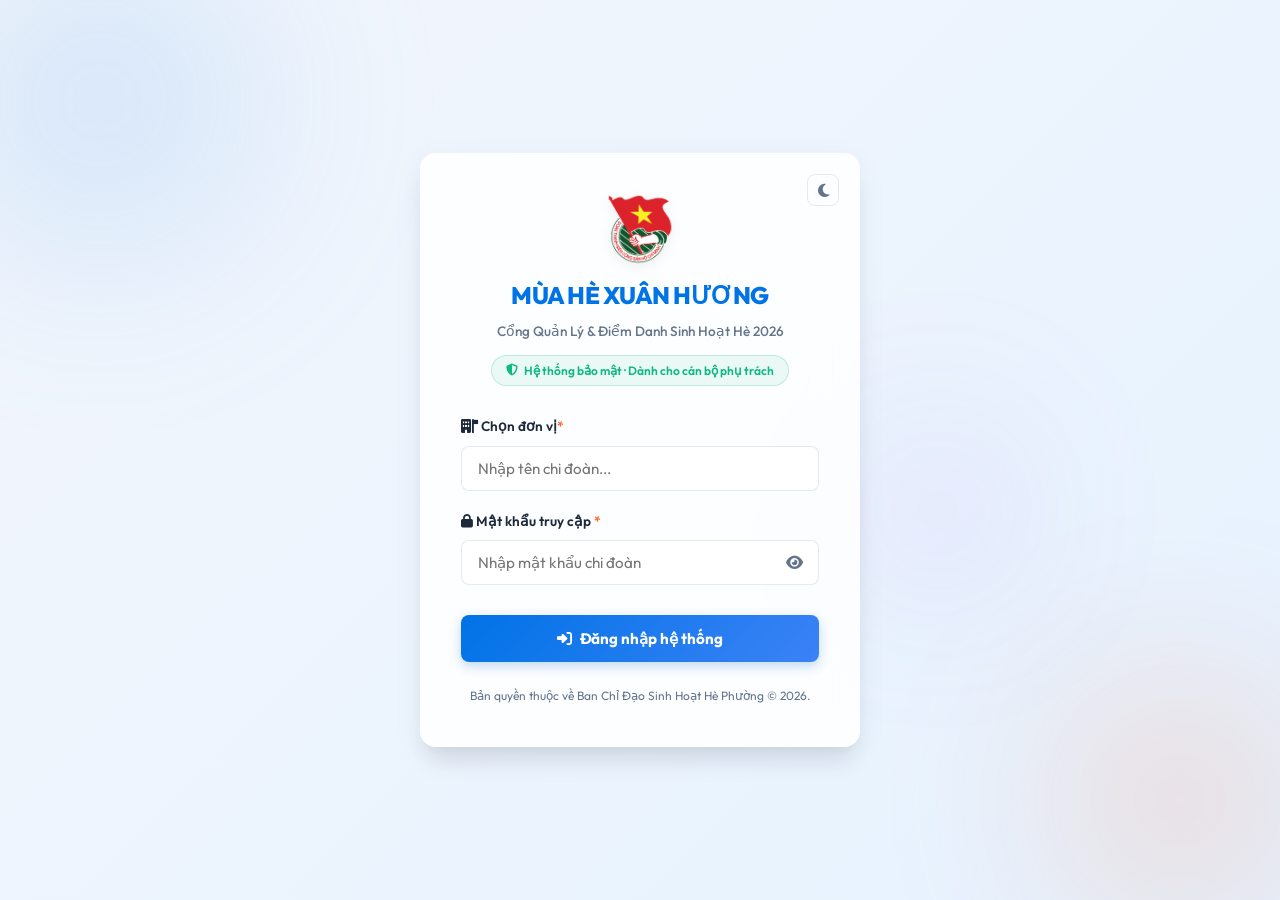
<file: attendance.html>
<!DOCTYPE html>
<html lang="vi">

<head>
  <meta charset="UTF-8">
  <meta name="viewport" content="width=device-width, initial-scale=1.0">
  <title>Điểm Danh Chuyên Cần - Sinh Hoạt Hè 2026</title>
  <script>
    (function () {
      const u = localStorage.getItem("summer_user");
      if (!u) { window.location.href = "login.html"; }
      if (localStorage.getItem("theme") === "dark") document.documentElement.classList.add("dark-theme");
    })();
  </script>
  <link rel="preconnect" href="https://fonts.googleapis.com">
  <link rel="preconnect" href="https://fonts.gstatic.com" crossorigin>
  <link href="https://fonts.googleapis.com/css2?family=Outfit:wght@300;400;500;600;700;800&display=swap"
    rel="stylesheet">
  <link rel="stylesheet" href="https://cdnjs.cloudflare.com/ajax/libs/font-awesome/6.4.0/css/all.min.css">
  <link rel="stylesheet" href="style.css">

  <style>
    /* ── TABS ── */
    .att-tabs {
      display: flex;
      gap: 4px;
      overflow-x: auto;
      padding-bottom: 8px;
      scrollbar-width: none;
      border-bottom: 1px solid var(--border-color);
      margin-bottom: 16px
    }

    .att-tabs::-webkit-scrollbar {
      display: none
    }

    .att-tab {
      flex-shrink: 0;
      padding: 7px 15px;
      font-size: 12px;
      font-weight: 700;
      border-radius: var(--radius-sm);
      border: 1px solid var(--border-color);
      background: var(--bg-main);
      color: var(--text-muted);
      cursor: pointer;
      transition: all .15s;
      white-space: nowrap;
      letter-spacing: .3px
    }

    .att-tab:hover {
      color: var(--primary);
      border-color: var(--primary);
      background: var(--primary-glow)
    }

    .att-tab.active {
      background: var(--primary);
      color: #fff;
      border-color: var(--primary);
      box-shadow: 0 2px 8px rgba(0, 102, 204, .22)
    }

    /* ── TOOLBAR ── */
    .att-toolbar {
      display: flex;
      gap: 8px;
      margin-bottom: 14px;
      flex-wrap: wrap;
      align-items: center
    }

    .att-search-wrap {
      position: relative;
      flex: 1;
      min-width: 180px
    }

    .att-search-wrap i {
      position: absolute;
      left: 11px;
      top: 50%;
      transform: translateY(-50%);
      color: var(--text-muted);
      font-size: 13px;
      pointer-events: none
    }

    .att-search-wrap input {
      width: 100%;
      padding: 8px 12px 8px 32px;
      font-size: 13px;
      border: 1px solid var(--border-color);
      border-radius: var(--radius-sm);
      background: var(--input-bg);
      color: var(--text-main);
      outline: none;
      transition: all .15s
    }

    .att-search-wrap input:focus {
      border-color: var(--primary);
      box-shadow: 0 0 0 3px var(--primary-glow)
    }

    .att-toolbar .tb-btn {
      padding: 8px 14px;
      font-size: 12px;
      font-weight: 600;
      border: 1px solid var(--border-color);
      border-radius: var(--radius-sm);
      background: var(--bg-card);
      color: var(--text-main);
      cursor: pointer;
      white-space: nowrap;
      transition: all .15s;
      display: inline-flex;
      align-items: center;
      gap: 6px
    }

    .att-toolbar .tb-btn:hover {
      background: var(--bg-main);
      border-color: var(--primary);
      color: var(--primary)
    }

    .att-toolbar .tb-btn.primary {
      background: var(--primary);
      color: #fff;
      border-color: transparent;
      box-shadow: 0 3px 10px rgba(0, 102, 204, .2)
    }

    .att-toolbar .tb-btn.primary:hover {
      filter: brightness(1.08)
    }

    .att-toolbar .tb-btn.success {
      background: #10b981;
      color: #fff;
      border-color: transparent;
      box-shadow: 0 3px 10px rgba(16, 185, 129, .2)
    }

    .att-toolbar .tb-btn.success:hover {
      filter: brightness(1.06)
    }

    /* ── STATS GRID ── */
    .att-stats {
      display: grid;
      grid-template-columns: repeat(auto-fit, minmax(110px, 1fr));
      gap: 10px;
      margin-bottom: 16px
    }

    .att-stat {
      background: var(--bg-card);
      border: 1px solid var(--border-color);
      border-radius: var(--radius-sm);
      padding: 12px 14px;
      display: flex;
      flex-direction: column;
      gap: 3px;
      position: relative;
      overflow: hidden
    }

    .att-stat::before {
      content: '';
      position: absolute;
      top: 0;
      left: 0;
      width: 3px;
      height: 100%;
      border-radius: 0
    }

    .att-stat.s-present::before {
      background: #10b981
    }

    .att-stat.s-excused::before {
      background: #f59e0b
    }

    .att-stat.s-unexcused::before {
      background: #ef4444
    }

    .att-stat.s-male::before {
      background: #3b82f6
    }

    .att-stat.s-female::before {
      background: #ec4899
    }

    .att-stat.s-total::before {
      background: var(--primary)
    }

    .att-stat-label {
      font-size: 11px;
      color: var(--text-muted);
      font-weight: 600;
      text-transform: uppercase;
      letter-spacing: .5px
    }

    .att-stat-val {
      font-size: 22px;
      font-weight: 800;
      color: var(--text-main);
      line-height: 1.1
    }

    .att-stat-val.p {
      color: #059669
    }

    .att-stat-val.e {
      color: #d97706
    }

    .att-stat-val.u {
      color: #dc2626
    }

    .att-stat-val.m {
      color: #2563eb
    }

    .att-stat-val.f {
      color: #db2777
    }

    .att-stat-val.t {
      color: var(--primary)
    }

    .att-stat-sub {
      font-size: 11px;
      color: var(--text-muted)
    }

    /* ── LEGEND ── */
    .att-legend {
      display: flex;
      gap: 12px;
      margin-bottom: 12px;
      flex-wrap: wrap;
      align-items: center
    }

    .att-leg {
      display: inline-flex;
      align-items: center;
      gap: 5px;
      font-size: 12px;
      color: var(--text-muted)
    }

    /* ── SYNC BADGE ── */
    .att-sync-badge {
      display: inline-flex;
      align-items: center;
      gap: 5px;
      font-size: 11px;
      font-weight: 600;
      color: var(--text-muted);
      padding: 5px 12px;
      border-radius: 20px;
      background: var(--bg-main);
      border: 1px solid var(--border-color);
      transition: all .3s
    }

    .att-sync-badge.syncing {
      color: var(--primary);
      border-color: var(--primary);
      background: var(--primary-glow)
    }

    .att-sync-badge.saved {
      color: #059669;
      border-color: #a7f3d0;
      background: #f0fdf4
    }

    .att-sync-badge.error {
      color: #dc2626;
      border-color: #fecaca;
      background: #fef2f2
    }

    /* ── TABLE ── */
    .att-tbl-wrap {
      overflow-x: auto;
      border: 1px solid var(--border-color);
      border-radius: var(--radius-sm);
      max-height: 440px
    }

    .att-tbl {
      width: 100%;
      border-collapse: collapse;
      font-size: 13px;
      table-layout: fixed
    }

    .att-tbl thead tr {
      background: var(--bg-main);
      position: sticky;
      top: 0;
      z-index: 2
    }

    .att-tbl th {
      padding: 9px 10px;
      text-align: left;
      font-weight: 700;
      font-size: 11px;
      color: var(--text-muted);
      border-bottom: 1px solid var(--border-color);
      white-space: nowrap;
      overflow: hidden;
      text-overflow: ellipsis;
      text-transform: uppercase;
      letter-spacing: .5px
    }

    .att-tbl th:nth-child(1) {
      width: 38px;
      text-align: center
    }

    .att-tbl th:nth-child(2) {
      width: 190px
    }

    .att-tbl th:nth-child(3) {
      width: 90px;
      text-align: center
    }

    .att-tbl th:nth-child(4) {
      width: 90px;
      text-align: center
    }

    .att-tbl th:nth-child(5) {
      width: 160px
    }

    .att-tbl th:nth-child(6) {
      width: 150px
    }

    .att-tbl th:nth-child(7) {
      min-width: 90px
    }

    .att-tbl th:nth-child(8) {
      width: 114px;
      text-align: center
    }

    .att-tbl th:nth-child(9) {
      width: 40px;
      text-align: center
    }

    .att-tbl td {
      padding: 8px 10px;
      border-bottom: 1px solid var(--border-color);
      vertical-align: middle
    }

    .att-tbl tr:last-child td {
      border-bottom: none
    }

    .att-tbl tbody tr {
      transition: background .1s
    }

    .att-tbl tbody tr:hover {
      background: rgba(0, 102, 204, .025)
    }

    .att-tbl tbody tr.highlight {
      background: rgba(0, 102, 204, .06)
    }

    .att-num {
      text-align: center;
      color: var(--text-muted);
      font-size: 11px;
      font-weight: 600
    }

    .att-name-cell {
      display: flex;
      align-items: center;
      gap: 8px
    }

    .att-avatar {
      width: 28px;
      height: 28px;
      border-radius: 50%;
      display: flex;
      align-items: center;
      justify-content: center;
      font-size: 11px;
      font-weight: 700;
      flex-shrink: 0
    }

    .att-avatar.m {
      background: #dbeafe;
      color: #1d4ed8
    }

    .att-avatar.f {
      background: #fce7f3;
      color: #9d174d
    }

    .att-avatar.u {
      background: var(--bg-main);
      color: var(--text-muted)
    }

    /* Gender pill */
    .gender-pill {
      display: inline-flex;
      align-items: center;
      gap: 4px;
      padding: 3px 8px;
      border-radius: 20px;
      font-size: 11px;
      font-weight: 600
    }

    .gender-pill.m {
      background: #dbeafe;
      color: #1e40af
    }

    .gender-pill.f {
      background: #fce7f3;
      color: #9d174d
    }

    .gender-pill.u {
      background: var(--bg-main);
      color: var(--text-muted);
      border: 1px dashed var(--border-color)
    }

    /* Year */
    .year-badge {
      font-size: 11px;
      color: var(--text-muted);
      background: var(--bg-main);
      border: 1px solid var(--border-color);
      border-radius: 4px;
      padding: 2px 7px;
      font-weight: 600
    }

    /* Badge toggle */
    .att-badge {
      display: inline-flex;
      align-items: center;
      justify-content: center;
      min-width: 88px;
      padding: 4px 10px;
      border-radius: 20px;
      font-size: 11px;
      font-weight: 700;
      cursor: pointer;
      user-select: none;
      transition: transform .1s, box-shadow .1s;
      letter-spacing: .3px
    }

    .att-badge:active {
      transform: scale(0.91)
    }

    .att-badge:hover {
      box-shadow: 0 0 0 3px rgba(0, 0, 0, .06)
    }

    .att-badge.present {
      background: #dcfce7;
      color: #166534
    }

    .att-badge.excused {
      background: #fef9c3;
      color: #854d0e
    }

    .att-badge.unexcused {
      background: #fee2e2;
      color: #991b1b
    }

    .att-badge.empty {
      background: var(--bg-main);
      color: var(--text-muted);
      border: 1.5px dashed var(--border-color)
    }

    /* Note */
    .att-note {
      font-size: 12px;
      color: var(--text-muted);
      border: none;
      background: transparent;
      width: 100%;
      font-family: inherit;
      outline: none;
      padding: 0
    }

    .att-note:focus {
      color: var(--text-main)
    }

    .att-note::placeholder {
      color: var(--border-color)
    }

    /* Del */
    .att-del {
      background: none;
      border: none;
      cursor: pointer;
      color: var(--text-muted);
      font-size: 13px;
      padding: 3px 6px;
      border-radius: 4px;
      transition: all .15s
    }

    .att-del:hover {
      color: #dc2626;
      background: rgba(239, 68, 68, .08)
    }

    /* Loading */
    .att-skeleton {
      padding: 36px;
      text-align: center;
      color: var(--text-muted);
      font-size: .9rem
    }

    .att-skeleton i {
      display: block;
      font-size: 1.8rem;
      margin-bottom: 10px;
      opacity: .5
    }

    /* ── ADD MEMBER MODAL ── */
    .add-modal-overlay {
      position: fixed;
      inset: 0;
      background: rgba(10, 15, 30, .55);
      backdrop-filter: blur(6px);
      z-index: 4000;
      display: flex;
      align-items: center;
      justify-content: center;
      padding: 20px;
      opacity: 0;
      pointer-events: none;
      transition: opacity .25s;
    }

    .add-modal-overlay.open {
      opacity: 1;
      pointer-events: auto
    }

    .add-modal-card {
      background: var(--bg-card);
      border: var(--glass-border);
      border-radius: var(--radius-md);
      box-shadow: 0 20px 60px rgba(0, 0, 0, .18);
      width: 100%;
      max-width: 480px;
      transform: translateY(20px) scale(.97);
      transition: transform .3s cubic-bezier(.16, 1, .3, 1);
      overflow: hidden;
    }

    .add-modal-overlay.open .add-modal-card {
      transform: translateY(0) scale(1)
    }

    .add-modal-header {
      padding: 20px 24px 16px;
      border-bottom: 1px solid var(--border-color);
      display: flex;
      align-items: center;
      justify-content: space-between;
      gap: 12px;
      background: linear-gradient(135deg, rgba(0, 102, 204, .04), rgba(59, 130, 246, .03));
    }

    .add-modal-icon {
      width: 40px;
      height: 40px;
      border-radius: 10px;
      background: linear-gradient(135deg, var(--primary), #3b82f6);
      display: flex;
      align-items: center;
      justify-content: center;
      color: #fff;
      font-size: 1.1rem;
      flex-shrink: 0;
    }

    .add-modal-header h3 {
      font-size: 1.05rem;
      font-weight: 800;
      color: var(--text-main);
      margin: 0
    }

    .add-modal-header p {
      font-size: .8rem;
      color: var(--text-muted);
      margin: 2px 0 0
    }

    .add-modal-close {
      background: none;
      border: none;
      color: var(--text-muted);
      font-size: 1.3rem;
      cursor: pointer;
      padding: 4px;
      border-radius: 6px;
      line-height: 1;
      transition: all .15s;
    }

    .add-modal-close:hover {
      background: var(--bg-main);
      color: var(--text-main)
    }

    .add-modal-body {
      padding: 20px 24px
    }

    .add-form-grid {
      display: grid;
      grid-template-columns: 1fr 1fr;
      gap: 14px
    }

    .add-form-full {
      grid-column: 1/-1
    }

    .add-form-group {
      display: flex;
      flex-direction: column;
      gap: 6px
    }

    .add-form-group label {
      font-size: .82rem;
      font-weight: 700;
      color: var(--text-main);
      display: flex;
      align-items: center;
      gap: 5px
    }

    .add-form-group label .req {
      color: #ef4444
    }

    .add-form-group input,
    .add-form-group select {
      padding: 10px 13px;
      font-size: .9rem;
      border: 1.5px solid var(--border-color);
      border-radius: var(--radius-sm);
      background: var(--input-bg);
      color: var(--text-main);
      outline: none;
      transition: all .15s;
      font-family: inherit;
    }

    .add-form-group input:focus,
    .add-form-group select:focus {
      border-color: var(--primary);
      box-shadow: 0 0 0 3px var(--primary-glow)
    }

    .add-form-group input::placeholder {
      color: var(--text-muted);
      opacity: .6
    }

    .add-modal-footer {
      padding: 14px 24px 20px;
      display: flex;
      justify-content: flex-end;
      gap: 10px;
      border-top: 1px solid var(--border-color);
      background: var(--bg-main);
    }

    .add-modal-footer button {
      padding: 9px 20px;
      font-size: .88rem;
      font-weight: 700;
      border-radius: var(--radius-sm);
      border: 1px solid var(--border-color);
      cursor: pointer;
      font-family: inherit;
      display: inline-flex;
      align-items: center;
      gap: 7px;
      transition: all .15s;
    }

    .add-modal-footer .btn-cancel {
      background: var(--bg-card);
      color: var(--text-muted)
    }

    .add-modal-footer .btn-cancel:hover {
      background: var(--bg-main);
      color: var(--text-main)
    }

    .add-modal-footer .btn-submit {
      background: linear-gradient(135deg, var(--primary), #3b82f6);
      color: #fff;
      border-color: transparent;
      box-shadow: 0 4px 14px rgba(0, 102, 204, .25);
    }

    .add-modal-footer .btn-submit:hover {
      filter: brightness(1.08);
      box-shadow: 0 6px 18px rgba(0, 102, 204, .3)
    }

    .add-modal-footer .btn-submit:disabled {
      opacity: .6;
      cursor: not-allowed;
      filter: none
    }

    /* Live search highlight */
    .search-hl {
      background: #fef08a;
      color: #713f12;
      border-radius: 2px;
      padding: 0 1px
    }
  </style>
</head>

<body>

  <div class="mobile-header">
    <div class="mobile-logo-area">
      <img src="image/logo_DTN.webp" alt="Logo" class="mobile-logo-img">
      <span class="mobile-brand-title">MÙA HÈ TÌNH NGUYỆN</span>
    </div>
    <button class="mobile-hamburger" id="mobileMenuBtn" aria-label="Toggle Navigation">
      <i class="fa-solid fa-bars"></i>
    </button>
  </div>
  <div class="sidebar-overlay" id="sidebarOverlay"></div>

  <aside class="sidebar" id="sidebar">
    <div class="sidebar-brand">
      <img src="image/logo_DTN.webp" alt="Logo" class="brand-logo">
      <div class="brand-info">
        <span class="brand-title">MÙA HÈ TÌNH NGUYỆN</span>
        <span class="brand-subtitle">Chiến Dịch Hè 2026</span>
      </div>
    </div>
    <nav class="sidebar-menu">
      <a href="dashboard.html" class="sidebar-link" id="link-dashboard"><i class="fa-solid fa-chart-line"></i> Trang
        chủ</a>
      <a href="event.html" class="sidebar-link" id="link-event"><i class="fa-solid fa-calendar-days"></i> Kế hoạch &
        Lịch trình</a>
      <a href="sudden_events.html" class="sidebar-link" id="link-sudden-events"><i class="fa-solid fa-bolt"></i> Hoạt
        động đột xuất</a>
      <a href="attendance.html" class="sidebar-link active" id="link-attendance"><i
          class="fa-solid fa-clipboard-user"></i> Điểm danh chuyên cần</a>
      <a href="gallery.html" class="sidebar-link" id="link-gallery"><i class="fa-solid fa-images"></i>
        Thư viện hình ảnh</a>
    </nav>
    <div class="sidebar-footer">
      <div class="sidebar-theme-area">
        <span>Chế độ tối</span>
        <button id="themeToggle" class="theme-toggle-btn" aria-label="Toggle Theme"><i
            class="fa-solid fa-moon"></i></button>
      </div>
      <div class="sidebar-profile">
        <div class="profile-avatar">BTC</div>
        <div class="profile-info">
          <span class="profile-name">Ban Chỉ Đạo Hè</span>
          <span class="profile-role">Người điều hành</span>
        </div>
      </div>
    </div>
  </aside>

  <main class="main-content">
    <header class="topbar">
      <h2 class="topbar-title">Điểm Danh & Điểm Số Chuyên Cần</h2>
      <div class="topbar-meta">

      </div>
    </header>

    <div class="container-fluid">

      <!-- SECTION 1: BẢNG ĐIỂM DANH -->
      <div class="glass-card" style="padding:24px;margin-bottom:28px;">

        <div
          style="display:flex;align-items:flex-start;justify-content:space-between;margin-bottom:20px;gap:12px;flex-wrap:wrap;">
          <div>
            <h3
              style="font-size:1.15rem;font-weight:800;color:var(--text-main);margin:0 0 5px;display:flex;align-items:center;gap:8px;">
              <i class="fa-solid fa-table-cells-large" style="color:var(--primary);"></i>
              Bảng Điểm Danh Tuần
            </h3>

          </div>
          <span class="att-sync-badge" id="attSyncBadge">
            <i class="fa-regular fa-circle-check"></i> Đã đồng bộ
          </span>
        </div>

        <div id="attWidget">
          <div class="att-skeleton"><i class="fa-solid fa-spinner fa-spin"></i> Đang tải dữ liệu...</div>
        </div>
      </div>


    </div>
  </main>

  <!-- MODAL THÊM ĐOÀN VIÊN -->
  <div class="add-modal-overlay" id="addMemberModal">
    <div class="add-modal-card">
      <div class="add-modal-header">
        <div style="display:flex;align-items:center;gap:12px;">
          <div class="add-modal-icon"><i class="fa-solid fa-user-plus"></i></div>
          <div>
            <h3>Thêm đoàn viên mới</h3>
            <p>Điền đầy đủ thông tin để thêm vào bảng điểm danh</p>
          </div>
        </div>
        <button class="add-modal-close" id="closeAddModal" aria-label="Đóng">&times;</button>
      </div>

      <div class="add-modal-body">
        <div class="add-form-grid" id="addMemberForm">

          <div class="add-form-group add-form-full">
            <label><i class="fa-solid fa-user" style="color:var(--primary);font-size:11px;"></i> Họ và tên <span
                class="req">*</span></label>
            <input type="text" id="newName" placeholder="Ví dụ: Nguyễn Văn An" autocomplete="off">
          </div>

          <div class="add-form-group">
            <label><i class="fa-solid fa-venus-mars" style="color:#ec4899;font-size:11px;"></i> Giới tính</label>
            <select id="newGender">
              <option value="">-- Chọn --</option>
              <option value="Nam">Nam</option>
              <option value="Nữ">Nữ</option>
            </select>
          </div>

          <div class="add-form-group">
            <label><i class="fa-regular fa-calendar" style="color:#f59e0b;font-size:11px;"></i> Năm sinh</label>
            <input type="number" id="newYear" placeholder="Ví dụ: 2012" min="2000" max="2020">
          </div>

          <div class="add-form-group add-form-full">
            <label><i class="fa-solid fa-school" style="color:#8b5cf6;font-size:11px;"></i> Trường / Đơn vị</label>
            <input type="text" id="newDonVi" placeholder="Ví dụ: Trường THCS Nguyễn Du">
          </div>

          <div class="add-form-group add-form-full">
            <label><i class="fa-solid fa-building-flag" style="color:var(--primary);font-size:11px;"></i> Chi
              đoàn</label>
            <input type="text" id="newGroup" placeholder="Tên tắt chi đoàn">
          </div>

        </div>
      </div>

      <div class="add-modal-footer">
        <button class="btn-cancel" id="cancelAddModal"><i class="fa-solid fa-xmark"></i> Hủy</button>
        <button class="btn-submit" id="submitAddModal"><i class="fa-solid fa-circle-plus"></i> Thêm vào bảng</button>
      </div>
    </div>
  </div>

  <script src="app.js"></script>
  <script src="import_attendance.js"></script>
  <script>
    window.initBulkWeeklyAttendance = function () { };

    const STATUSES = ['', 'present', 'excused', 'unexcused'];
    const S_LABEL = { '': '—', present: 'Có mặt', excused: 'Vắng phép', unexcused: 'KP' };
    const S_TEXT = { '': 'Chưa điểm danh', present: 'Có mặt', excused: 'Vắng có phép', unexcused: 'Vắng không phép' };

    // ✅ FIX 1: Key lưu localStorage theo từng chi đoàn, không dùng chung
    function getRosterKey() {
      try {
        const user = JSON.parse(localStorage.getItem('summer_user') || 'null');
        if (!user) return 'att_roster_v4';
        // Admin dùng key chung, User dùng key riêng theo chi đoàn
        if (user.quyen === 'Admin') return 'att_roster_v4_admin';
        return 'att_roster_v4_' + btoa(encodeURIComponent(user.chiDoan)).replace(/=/g, '');
      } catch { return 'att_roster_v4'; }
    }

    let rosterData = [];
    let activeWeek = 0;
    let nextRid = 1;
    let syncTimer = null;
    let dirty = false; // ✅ FIX: đánh dấu có thay đổi chưa lưu (đang trong 1.5s debounce)
    let weekCount = 10;
    let liveQuery = '';

    function getUser() {
      try { return JSON.parse(localStorage.getItem('summer_user') || 'null'); } catch { return null; }
    }

    function saveLocal() {
      try { localStorage.setItem(getRosterKey(), JSON.stringify(rosterData)); } catch { }
    }

    function esc(s) {
      return String(s || '').replace(/&/g, '&amp;').replace(/</g, '&lt;').replace(/>/g, '&gt;').replace(/"/g, '&quot;');
    }
    function initials(name) {
      const parts = (name || '').trim().split(' ');
      if (parts.length >= 2) return (parts[parts.length - 2][0] + (parts[parts.length - 1][0] || '')).toUpperCase();
      return (name || '?').substring(0, 2).toUpperCase();
    }
    function highlightText(text, query) {
      if (!query) return esc(text);
      const re = new RegExp('(' + query.replace(/[.*+?^${}()|[\]\\]/g, '\\$&') + ')', 'gi');
      return esc(text).replace(re, '<mark class="search-hl">$1</mark>');
    }

    function setSyncBadge(type, text) {
      const el = document.getElementById('attSyncBadge');
      if (!el) return;
      el.className = 'att-sync-badge ' + type;
      const ic = { syncing: 'fa-spinner fa-spin', saved: 'fa-circle-check', error: 'fa-triangle-exclamation' };
      el.innerHTML = `<i class="fa-solid ${ic[type] || 'fa-circle-check'}"></i> ${text}`;
    }
    function scheduleSync() {
      dirty = true;
      setSyncBadge('syncing', 'Đang lưu...');
      clearTimeout(syncTimer);
      syncTimer = setTimeout(syncToServer, 1500);
    }
    let quickTimers = {};
    function scheduleQuickSync(rec) {
      setSyncBadge('syncing', 'Đang lưu...');
      clearTimeout(quickTimers[rec.id]);
      quickTimers[rec.id] = setTimeout(() => {
        const user = getUser();
        const apiUrl = (typeof CONFIG_API_URL !== 'undefined') ? CONFIG_API_URL : '';
        if (!user || !apiUrl) { setSyncBadge('saved', 'Lưu cục bộ'); return; }
        fetch(apiUrl, {
          method: 'POST', mode: 'cors', headers: { 'Content-Type': 'text/plain' },
          body: JSON.stringify({
            action: 'updateRosterStatus',
            week: 'Tuần ' + (activeWeek + 1),
            chiDoan: rec.group || user.chiDoan,
            hoTen: rec.name,
            trangThai: S_TEXT[rec.attendance[activeWeek]] || 'Chưa điểm danh',
            ghiChu: rec.notes || ''
          })
        }).then(r => r.json()).then(res => {
          if (res.success) setSyncBadge('saved', 'Đã lưu ✓');
          else syncToServer(); // dòng chưa tồn tại (VD người mới) → lưu đầy đủ 1 lần
        }).catch(() => setSyncBadge('error', 'Mất kết nối'));
      }, 800);
    }
    function syncToServer() {
      dirty = false;
      const user = getUser();
      if (!user) { setSyncBadge('saved', 'Lưu cục bộ'); return; }
      const apiUrl = (typeof CONFIG_API_URL !== 'undefined') ? CONFIG_API_URL : '';
      if (!apiUrl) { setSyncBadge('saved', 'Offline — đã lưu cục bộ'); return; }
      const weekLabel = 'Tuần ' + (activeWeek + 1);
      const rows = rosterData.map(r => ({
        hoTen: r.name, chiDoan: r.group || user.chiDoan, gioiTinh: r.gioiTinh || '',
        namSinh: r.namSinh || '', donVi: r.donVi || '',
        trangThai: S_TEXT[r.attendance[activeWeek]] || 'Chưa điểm danh',
        ghiChu: r.notes || ''
      }));
      fetch(apiUrl, {
        method: 'POST', mode: 'cors', headers: { 'Content-Type': 'text/plain' },
        body: JSON.stringify({ action: 'saveWeeklyRoster', week: weekLabel, chiDoan: user.chiDoan, rows })
      }).then(r => r.json()).then(res => {
        if (res.success) setSyncBadge('saved', 'Đã lưu lên Sheets ✓');
        else { setSyncBadge('error', 'Lỗi lưu'); typeof showToast === 'function' && showToast(res.error || 'Lỗi lưu bảng', 'error'); }
      }).catch(() => setSyncBadge('error', 'Mất kết nối — đã lưu offline'));
    }

    // ✅ FIX 2: loadFromServer lọc ĐÚNG theo chi đoàn ngay tại đây
    function loadFromServer(weekLabel, cb) {
      const user = getUser();
      const apiUrl = (typeof CONFIG_API_URL !== 'undefined') ? CONFIG_API_URL : '';
      if (!apiUrl || !user) { cb([]); return; }
      fetch(apiUrl + '?action=getWeeklyRoster&week=' + encodeURIComponent(weekLabel))
        .then(r => r.json())
        .then(res => {
          // ✅ Lọc chính xác: User chỉ thấy đúng chi đoàn mình, Admin thấy tất cả
          const rows = (res.data || []).filter(x => {
            if (user.quyen === 'Admin') return true;
            return (x.ChiDoan || '').trim() === (user.chiDoan || '').trim();
          });
          cb(rows);
        }).catch(() => cb([]));
    }

    function mergeServerRows(serverRows) {
      serverRows.forEach(sr => {
        let rec = rosterData.find(x => x.name.toLowerCase() === (sr.HoTen || '').toLowerCase());
        if (!rec) {
          rec = {
            id: nextRid++, name: sr.HoTen || '', group: sr.ChiDoan || '',
            notes: '', gioiTinh: sr.GioiTinh || '', namSinh: sr.NamSinh || '', donVi: sr.DonVi || '',
            attendance: Array(weekCount).fill('')
          };
          rosterData.push(rec);
        }
        const sm = { 'Có mặt': 'present', 'Vắng có phép': 'excused', 'Vắng không phép': 'unexcused' };
        rec.attendance[activeWeek] = sm[sr.TrangThai] || '';
        rec.notes = sr.GhiChu || rec.notes;
        // ✅ Luôn cập nhật group từ server để đảm bảo đúng chi đoàn
        rec.group = sr.ChiDoan || rec.group;
      });
    }

    function computeStats(list) {
      let p = 0, e = 0, u = 0, m = 0, f = 0;
      list.forEach(r => {
        const s = r.attendance[activeWeek];
        if (s === 'present') p++; else if (s === 'excused') e++; else if (s === 'unexcused') u++;
        if (r.gioiTinh === 'Nam') m++; else if (r.gioiTinh === 'Nữ') f++;
      });
      return { p, e, u, m, f, total: list.length };
    }

    function renderWidget() {
      const widget = document.getElementById('attWidget');
      if (!widget) return;

      if (typeof WEEKLY_ACTIVITIES !== 'undefined' && WEEKLY_ACTIVITIES.length > 0) {
        weekCount = WEEKLY_ACTIVITIES.length;
      }
      rosterData.forEach(r => {
        while (r.attendance.length < weekCount) r.attendance.push('');
      });

      const q = liveQuery;
      const qTrimmed = q.trim();
      const filtered = rosterData.filter(r => {
        if (!q) return true;
        const hay = (r.name + ' ' + (r.group || '') + (r.donVi || '') + (r.gioiTinh || '') + (r.namSinh || '')).toLowerCase();
        return hay.includes(q.toLowerCase());
      });
      const st = computeStats(filtered);

      let tabsHtml = '';
      for (let w = 0; w < weekCount; w++) {
        tabsHtml += `<div class="att-tab${w === activeWeek ? ' active' : ''}" data-w="${w}">Tuần ${w + 1}</div>`;
      }

      let rowsHtml = '';
      if (filtered.length === 0) {
        rowsHtml = `<tr><td colspan="9" class="att-skeleton">
      <i class="fa-regular fa-clipboard" style="opacity:.35;"></i>
      ${q ? 'Không tìm thấy kết quả cho "<strong>' + esc(q) + '</strong>"' : 'Chưa có đoàn viên. Nhấn + Thêm để bắt đầu.'}
    </td></tr>`;
      } else {
        filtered.forEach((r, i) => {
          const s = r.attendance[activeWeek] || '';
          const gKey = r.gioiTinh === 'Nam' ? 'm' : r.gioiTinh === 'Nữ' ? 'f' : 'u';
          const gLabel = r.gioiTinh || '?';
          const av = initials(r.name);
          const nameHtml = highlightText(r.name, q);
          rowsHtml += `<tr data-rid="${r.id}">
        <td class="att-num">${i + 1}</td>
        <td>
          <div class="att-name-cell">
            <div class="att-avatar ${gKey}">${av}</div>
            <span style="font-weight:600;font-size:13px;">${nameHtml}</span>
          </div>
        </td>
        <td style="text-align:center;">
          <span class="gender-pill ${gKey}">
            <i class="fa-solid fa-${r.gioiTinh === 'Nữ' ? 'venus' : 'mars'}" style="font-size:10px;"></i> ${gLabel}
          </span>
        </td>
        <td style="text-align:center;">
          ${r.namSinh ? `<span class="year-badge">${esc(String(r.namSinh))}</span>` : '<span style="color:var(--text-muted);font-size:11px;">—</span>'}
        </td>
        <td style="font-size:12px;color:var(--text-muted);max-width:90px;overflow:hidden;text-overflow:ellipsis;white-space:nowrap;" title="${esc(r.group)}">${esc(r.group) || '—'}</td>
        <td style="font-size:12px;color:var(--text-muted);max-width:130px;overflow:hidden;text-overflow:ellipsis;white-space:nowrap;" title="${esc(r.donVi)}">${esc(r.donVi) || '—'}</td>
        <td><input class="att-note" data-rid="${r.id}" value="${esc(r.notes)}" placeholder="Ghi chú..."></td>
        <td style="text-align:center;">
          <span class="att-badge ${s || 'empty'}" data-rid="${r.id}" title="${S_TEXT[s]}">${S_LABEL[s]}</span>
        </td>
        <td style="text-align:center;">
          <button class="att-del" data-rid="${r.id}" title="Xóa"><i class="fa-regular fa-trash-can"></i></button>
        </td>
      </tr>`;
        });
      }

      widget.innerHTML = `
    <div class="att-tabs" id="attTabs">${tabsHtml}</div>
    <div class="att-toolbar">
      <div class="att-search-wrap">
        <i class="fa-solid fa-magnifying-glass"></i>
        <input type="text" id="attSearch" placeholder="Tìm tên, chi đoàn, năm sinh..." value="${esc(q)}" autocomplete="off">
      </div>
      <button class="tb-btn success" id="attBtnAdd"><i class="fa-solid fa-user-plus"></i> Thêm</button>
      <button class="tb-btn" id="attBtnLoadPrev" title="Sao chép từ tuần trước"><i class="fa-solid fa-copy"></i> Chép tuần trước</button>
      <button class="tb-btn" id="attBtnImport" title="Import từ Excel/CSV">
  <i class="fa-solid fa-file-import"></i> Import Excel
</button>
      <button class="tb-btn primary" id="attBtnSave"><i class="fa-solid fa-floppy-disk"></i> Lưu ngay</button>
      <button class="tb-btn" id="attBtnExport"><i class="fa-solid fa-file-excel"></i> Xuất CSV</button>
    </div>
    <div class="att-stats">
      <div class="att-stat s-total"><div class="att-stat-label">Tổng số</div><div class="att-stat-val t">${st.total}</div><div class="att-stat-sub">đoàn viên</div></div>
      <div class="att-stat s-present"><div class="att-stat-label">Có mặt</div><div class="att-stat-val p">${st.p}</div><div class="att-stat-sub">${st.total ? Math.round(st.p / st.total * 100) : 0}%</div></div>
      <div class="att-stat s-excused"><div class="att-stat-label">Vắng phép</div><div class="att-stat-val e">${st.e}</div><div class="att-stat-sub">${st.total ? Math.round(st.e / st.total * 100) : 0}%</div></div>
      <div class="att-stat s-unexcused"><div class="att-stat-label">Vắng K/P</div><div class="att-stat-val u">${st.u}</div><div class="att-stat-sub">${st.total ? Math.round(st.u / st.total * 100) : 0}%</div></div>
      <div class="att-stat s-male"><div class="att-stat-label">Nam</div><div class="att-stat-val m">${st.m}</div><div class="att-stat-sub">${st.total ? Math.round(st.m / st.total * 100) : 0}%</div></div>
      <div class="att-stat s-female"><div class="att-stat-label">Nữ</div><div class="att-stat-val f">${st.f}</div><div class="att-stat-sub">${st.total ? Math.round(st.f / st.total * 100) : 0}%</div></div>
    </div>
    <div class="att-legend">
      <span class="att-leg"><span class="att-badge present" style="min-width:auto;padding:3px 10px;">Có Mặt</span> Có mặt</span>
      <span class="att-leg"><span class="att-badge excused" style="min-width:auto;padding:3px 10px;">Vắng Phép</span> Vắng phép</span>
      <span class="att-leg"><span class="att-badge unexcused" style="min-width:auto;padding:3px 10px;">KP</span> Vắng không phép</span>
      <span class="att-leg"><span class="att-badge empty" style="min-width:auto;padding:3px 10px;">—</span> Chưa điểm danh</span>
    </div>
    <div class="att-tbl-wrap">
      <table class="att-tbl">
        <thead>
          <tr>
            <th>#</th><th>Họ và tên</th><th>Giới tính</th><th>Năm sinh</th>
            <th>Chi đoàn</th><th>Trường / Đơn vị</th><th>Ghi chú</th>
            <th style="text-align:center;">Trạng thái</th><th></th>
          </tr>
        </thead>
        <tbody id="attTbody">${rowsHtml}</tbody>
      </table>
    </div>
  `;

      bindEvents();
    }

    function bindEvents() {
      document.getElementById('attTabs')?.querySelectorAll('.att-tab').forEach(tab => {
        tab.addEventListener('click', () => {
          const w = parseInt(tab.dataset.w);
          if (w === activeWeek) return;
          // ✅ FIX: lưu ngay thay đổi đang chờ debounce của tuần đang xem TRƯỚC KHI đổi tuần
          // (nếu không, thay đổi trạng thái vừa bấm sẽ bị gửi nhầm sang tuần mới hoặc mất luôn)
          if (dirty) { clearTimeout(syncTimer); syncToServer(); }
          activeWeek = w;
          showLoading();
          loadFromServer('Tuần ' + (activeWeek + 1), rows => {
            if (rows.length) mergeServerRows(rows);
            renderWidget();
          });
        });
      });

      const searchEl = document.getElementById('attSearch');
      if (searchEl) {
        searchEl.focus();
        searchEl.addEventListener('input', function () {
          liveQuery = this.value;
          renderWidget();
          const el = document.getElementById('attSearch');
          if (el) { const len = el.value.length; el.focus(); el.setSelectionRange(len, len); }
        });
      }

      document.getElementById('attTbody')?.querySelectorAll('.att-badge').forEach(b => {
        b.addEventListener('click', () => {
          const rid = parseInt(b.dataset.rid);
          const rec = rosterData.find(x => x.id === rid);
          if (!rec) return;
          const ci = STATUSES.indexOf(rec.attendance[activeWeek]);
          rec.attendance[activeWeek] = STATUSES[(ci + 1) % STATUSES.length];
          const s = rec.attendance[activeWeek];
          b.className = 'att-badge ' + (s || 'empty');
          b.textContent = S_LABEL[s];
          b.title = S_TEXT[s];
          updateStatsOnly();
          saveLocal();
          scheduleQuickSync(rec)
        });
      });

      document.getElementById('attTbody')?.querySelectorAll('.att-note').forEach(inp => {
        inp.addEventListener('change', () => {
          const rec = rosterData.find(x => x.id === parseInt(inp.dataset.rid));
          if (rec) { rec.notes = inp.value; saveLocal(); scheduleQuickSync(rec); }
        });
      });

      document.getElementById('attTbody')?.querySelectorAll('.att-del').forEach(btn => {
        btn.addEventListener('click', () => {
          const rec = rosterData.find(x => x.id === parseInt(btn.dataset.rid));
          if (confirm(`Xóa đoàn viên "${rec ? rec.name : 'này'}" khỏi bảng?`)) {
            rosterData = rosterData.filter(x => x.id !== parseInt(btn.dataset.rid));
            saveLocal(); renderWidget(); scheduleSync();
          }
        });
      });

      document.getElementById('attBtnAdd')?.addEventListener('click', openAddModal);
      document.getElementById('attBtnSave')?.addEventListener('click', () => { clearTimeout(syncTimer); syncToServer(); });

      document.getElementById('attBtnLoadPrev')?.addEventListener('click', () => {
        if (activeWeek === 0) { typeof showToast === 'function' && showToast('Tuần 1 không có tuần trước!', 'error'); return; }
        showLoading();
        loadFromServer('Tuần ' + activeWeek, rows => {
          if (!rows.length) { typeof showToast === 'function' && showToast('Không tìm thấy danh sách tuần trước', 'error'); renderWidget(); return; }
          rows.forEach(r => {
            const exists = rosterData.find(x => x.name.toLowerCase() === (r.HoTen || '').toLowerCase());
            if (!exists) rosterData.push({
              id: nextRid++, name: r.HoTen || '', group: r.ChiDoan || '',
              notes: '', gioiTinh: r.GioiTinh || '', namSinh: r.NamSinh || '', donVi: r.DonVi || '',
              attendance: Array(weekCount).fill('')
            });
          });
          saveLocal(); renderWidget();
          typeof showToast === 'function' && showToast(`Đã sao chép ${rows.length} thành viên. Vui lòng điểm danh và lưu!`);
        });
      });

      document.getElementById('attBtnExport')?.addEventListener('click', exportCSV);
      // Rebind nút import sau mỗi render
      document.getElementById('attBtnImport')?.addEventListener('click', () => {
        if (typeof window.openImportModal === 'function') window.openImportModal();
      });
    }

    function updateStatsOnly() {
      const st = computeStats(rosterData);
      const map = {
        '.att-stat-val.t': st.total, '.att-stat-val.p': st.p,
        '.att-stat-val.e': st.e, '.att-stat-val.u': st.u,
        '.att-stat-val.m': st.m, '.att-stat-val.f': st.f
      };
      Object.entries(map).forEach(([sel, val]) => {
        const el = document.querySelector(sel);
        if (el) el.textContent = val;
      });
      document.querySelectorAll('.att-stat-sub').forEach((el, i) => {
        const total = st.total || 1;
        const vals = [st.total, st.p, st.e, st.u, st.m, st.f];
        if (i === 0) el.textContent = 'đoàn viên';
        else el.textContent = Math.round(vals[i] / total * 100) + '%';
      });
    }

    function showLoading() {
      const tb = document.getElementById('attTbody');
      if (tb) tb.innerHTML = `<tr><td colspan="9" class="att-skeleton">
    <i class="fa-solid fa-spinner fa-spin"></i> Đang tải dữ liệu tuần ${activeWeek + 1}...
  </td></tr>`;
    }

    function exportCSV() {
      const user = getUser();
      let csv = '\uFEFFHọ và tên,Giới tính,Năm sinh,Trường/Đơn vị,Chi đoàn,Ghi chú';
      for (let w = 0; w < weekCount; w++) csv += `,Tuần ${w + 1}`;
      csv += '\n';
      rosterData.forEach(r => {
        const sta = r.attendance.map(s => S_TEXT[s] || 'Chưa điểm danh');
        csv += `"${r.name}","${r.gioiTinh || ''}","${r.namSinh || ''}","${r.donVi || ''}","${r.group}","${r.notes || ''}",${sta.map(s => `"${s}"`).join(',')}\n`;
      });
      const a = document.createElement('a');
      a.href = URL.createObjectURL(new Blob([csv], { type: 'text/csv;charset=utf-8;' }));
      a.download = `DiemDanh_${user ? user.chiDoan.replace(/\s+/g, '_') : 'TatCa'}.csv`;
      a.click();
    }

    function openAddModal() {
      const user = getUser();
      const groupDefault = user ? user.chiDoan : '';
      document.getElementById('newName').value = '';
      document.getElementById('newGender').value = '';
      document.getElementById('newYear').value = '';
      document.getElementById('newDonVi').value = '';
      document.getElementById('newGroup').value = groupDefault;
      document.getElementById('addMemberModal').classList.add('open');
      setTimeout(() => document.getElementById('newName').focus(), 200);
    }
    function closeAddModal() {
      document.getElementById('addMemberModal').classList.remove('open');
    }
    document.getElementById('closeAddModal')?.addEventListener('click', closeAddModal);
    document.getElementById('cancelAddModal')?.addEventListener('click', closeAddModal);
    document.getElementById('addMemberModal')?.addEventListener('click', function (e) {
      if (e.target === this) closeAddModal();
    });

    document.getElementById('submitAddModal')?.addEventListener('click', () => {
      const name = document.getElementById('newName').value.trim();
      if (!name) { document.getElementById('newName').focus(); return; }
      const user = getUser();
      rosterData.push({
        id: nextRid++, name,
        // ✅ Luôn gán đúng chi đoàn đang đăng nhập
        group: user ? user.chiDoan : document.getElementById('newGroup').value.trim(),
        notes: '',
        gioiTinh: document.getElementById('newGender').value,
        namSinh: document.getElementById('newYear').value.trim(),
        donVi: document.getElementById('newDonVi').value.trim(),
        attendance: Array(weekCount).fill('')
      });
      saveLocal();
      closeAddModal();
      renderWidget();
      scheduleSync();
      typeof showToast === 'function' && showToast(`Đã thêm "${name}" vào bảng!`);
    });

    document.getElementById('addMemberModal')?.addEventListener('keydown', e => {
      if (e.key === 'Enter' && !e.shiftKey) document.getElementById('submitAddModal')?.click();
      if (e.key === 'Escape') closeAddModal();
    });

    // ── INIT ──
    function initAttWidget() {
      const user = getUser();
      try {
        // ✅ FIX 3: Đọc đúng key theo chi đoàn, không đọc lẫn lộn
        const stored = localStorage.getItem(getRosterKey());
        if (stored) {
          rosterData = JSON.parse(stored);
          // Nếu là User, lọc thêm lần nữa để chắc chắn không có dữ liệu chi đoàn khác
          if (user && user.quyen !== 'Admin') {
            rosterData = rosterData.filter(r =>
              !r.group || (r.group || '').trim() === (user.chiDoan || '').trim()
            );
          }
        }
      } catch { rosterData = []; }

      if (rosterData.length > 0)
        nextRid = Math.max(...rosterData.map(d => d.id), 0) + 1;

      const wp = new URLSearchParams(window.location.search).get('week');
      if (wp) {
        const wn = wp.startsWith('Tuần ') ? parseInt(wp.replace('Tuần ', '')) : parseInt(wp);
        if (!isNaN(wn) && wn >= 1) activeWeek = wn - 1;
      }

      renderWidget();

      // Load từ server — đã lọc đúng chi đoàn trong loadFromServer
      loadFromServer('Tuần ' + (activeWeek + 1), rows => {
        if (rows.length) {
          mergeServerRows(rows);
          saveLocal();
          renderWidget();
          setSyncBadge('saved', 'Đồng bộ từ Sheets ✓');
        } else {
          setSyncBadge('saved', 'Đã đồng bộ');
        }
      });
      // Gắn reload helper cho import module
      window._reloadAttWidget = function () {
        try {
          const stored = localStorage.getItem(getRosterKey());
          if (stored) {
            rosterData = JSON.parse(stored);
            const user = getUser();
            if (user && user.quyen !== 'Admin') {
              rosterData = rosterData.filter(r =>
                !r.group || (r.group || '').trim() === (user.chiDoan || '').trim()
              );
            }
            if (rosterData.length > 0)
              nextRid = Math.max(...rosterData.map(d => d.id), 0) + 1;
          }
        } catch { rosterData = []; }
        renderWidget();
      };
    }

    document.addEventListener('DOMContentLoaded', () => {
      setTimeout(() => {
        initAttWidget();
        if (typeof initImportAttendance === 'function') {
          initImportAttendance();
        }
      }, 300);
    });
    const _orig = window.syncWeeklyActivitiesWithServer;
    window.syncWeeklyActivitiesWithServer = function () {
      const p = _orig ? _orig() : Promise.resolve();
      return p && p.then ? p.then(() => {
        if (typeof WEEKLY_ACTIVITIES !== 'undefined' && WEEKLY_ACTIVITIES.length > 0) {
          weekCount = WEEKLY_ACTIVITIES.length; renderWidget();
        }
      }) : p;
    };
  </script>

</body>

</html>
</file>
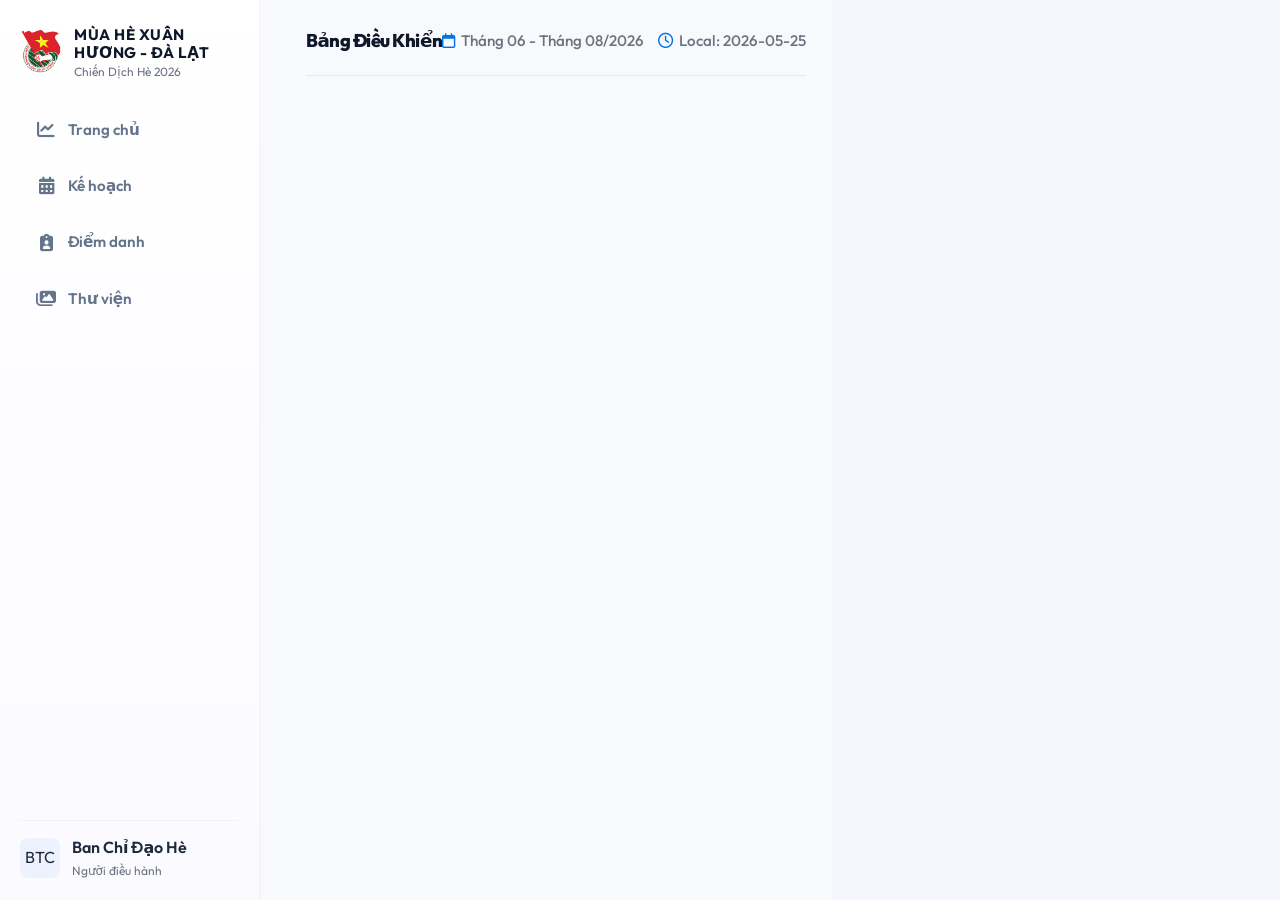
<file: base.html>
<!DOCTYPE html>
<html lang="vi">

<head>
  <meta charset="UTF-8">
  <meta name="viewport" content="width=device-width, initial-scale=1.0">
  <title>Template - Cổng Sinh Hoạt Hè 2026</title>
  <meta name="description" content="Template chung cho các trang Cổng Sinh Hoạt Hè 2026">
  <!-- Google Fonts: Outfit -->
  <link rel="preconnect" href="https://fonts.googleapis.com">
  <link rel="preconnect" href="https://fonts.gstatic.com" crossorigin>
  <link href="https://fonts.googleapis.com/css2?family=Outfit:wght@300;400;500;600;700;800&display=swap"
    rel="stylesheet">
  <!-- Font Awesome -->
  <link rel="stylesheet" href="https://cdnjs.cloudflare.com/ajax/libs/font-awesome/6.4.0/css/all.min.css">
  <!-- Global stylesheet -->
  <link rel="stylesheet" href="style.css">

  <style>
    :root {
      --accent: #ff7a18;
      --accent-2: #ffb703;
      --bg: #f7f9fc;
      --card: #ffffff;
      --muted: #6b7280;
      --radius-md: 12px;
      --shadow-sm: 0 6px 18px rgba(16, 24, 40, 0.06);
      --glass-border: 1px solid rgba(255, 255, 255, 0.06);
    }

    html,
    body {
      height: 100%;
      font-family: 'Outfit', system-ui, Segoe UI, Roboto, 'Helvetica Neue', Arial
    }

    .app-shell {
      display: flex;
      min-height: 100vh;
      background: var(--bg)
    }

    .sidebar {
      width: 260px;
      background: linear-gradient(180deg, #fff, #fbfbff);
      padding: 20px;
      border-right: 1px solid rgba(0, 0, 0, 0.04)
    }

    .brand-logo {
      width: 44px;
      height: 44px;
      border-radius: 8px;
      object-fit: cover
    }

    .brand-title {
      display: block;
      font-weight: 700;
      color: #0f172a;
      margin-top: 6px
    }

    .main-content {
      flex: 1;
      padding: 26px;
    }

    .topbar {
      display: flex;
      justify-content: space-between;
      align-items: center;
      margin-bottom: 18px
    }

    .topbar-title {
      font-size: 1.15rem;
      margin: 0;
      color: #0f172a
    }

    .container-fluid {
      max-width: 1100px;
      margin: 0 auto
    }

    .card {
      background: var(--card);
      border-radius: var(--radius-md);
      box-shadow: var(--shadow-sm);
      padding: 18px
    }

    .welcome-banner {
      background: linear-gradient(90deg, #fff 0%, rgba(255, 255, 255, 0.7) 100%);
      padding: 22px;
      border-radius: 12px;
      margin-bottom: 20px
    }

    .gradient-text {
      background: linear-gradient(90deg, #ff7a18, #ffb703);
      -webkit-background-clip: text;
      background-clip: text;
      color: transparent;
      font-weight: 700
    }

    .stats-grid {
      display: grid;
      grid-template-columns: repeat(4, 1fr);
      gap: 14px
    }

    .stat-card {
      display: flex;
      gap: 12px;
      align-items: center;
      padding: 14px;
      border-radius: 10px
    }

    .stat-icon-box {
      width: 46px;
      height: 46px;
      border-radius: 10px;
      display: flex;
      align-items: center;
      justify-content: center
    }

    .countdown-card {
      padding: 16px;
      border-radius: 10px
    }

    @media(max-width:900px) {
      .sidebar {
        display: none
      }

      .mobile-header {
        display: flex
      }
    }
  </style>

  <script>
    (function () {
      const currentTheme = localStorage.getItem('theme');
      if (currentTheme === 'dark') document.documentElement.classList.add('dark-theme');
    })();
  </script>
</head>

<body>
  <div class="app-shell">
    <!-- Left Sidebar (shared) -->
    <aside class="sidebar">
      <div style="display:flex;gap:12px;align-items:center;margin-bottom:16px">
        <img src="image/logo_DTN.webp" alt="Logo" class="brand-logo">
        <div>
          <div class="brand-title">MÙA HÈ XUÂN HƯƠNG - ĐÀ LẠT</div>
          <div style="font-size:12px;color:var(--muted)">Chiến Dịch Hè 2026</div>
        </div>
      </div>

      <nav style="display:flex;flex-direction:column;gap:8px;margin-top:8px">
        <a href="dashboard.html" class="sidebar-link"><i class="fa-solid fa-chart-line"></i> Trang chủ</a>
        <a href="event.html" class="sidebar-link"><i class="fa-solid fa-calendar-days"></i> Kế hoạch</a>
        <a href="attendance.html" class="sidebar-link"><i class="fa-solid fa-clipboard-user"></i> Điểm danh</a>
        <a href="gallery.html" class="sidebar-link"><i class="fa-solid fa-images"></i> Thư viện</a>
      </nav>

      <div style="margin-top:auto;padding-top:14px;border-top:1px solid rgba(0,0,0,0.03);">
        <div style="display:flex;align-items:center;gap:12px">
          <div
            style="width:40px;height:40px;border-radius:8px;background:#eef2ff;display:flex;align-items:center;justify-content:center">
            BTC</div>
          <div>
            <div style="font-weight:600">Ban Chỉ Đạo Hè</div>
            <div style="font-size:12px;color:var(--muted)">Người điều hành</div>
          </div>
        </div>
      </div>
    </aside>

    <!-- Main area where pages inject content -->
    <main class="main-content">
      <header class="topbar">
        <h2 class="topbar-title">Bảng Điều Khiển</h2>
        <div class="topbar-meta" style="font-size:0.95rem;color:var(--muted);display:flex;gap:14px;align-items:center">
          <span><i class="fa-regular fa-calendar"></i> Tháng 06 - Tháng 08/2026</span>
          <span><i class="fa-regular fa-clock"></i> Local: 2026-05-25</span>
        </div>
      </header>

      <div id="page-content" class="container-fluid">
        <!-- PAGE CONTENT will be injected here per-page -->
      </div>
    </main>
  </div>

  <script>
    // Simple helper to mount per-page HTML into the layout
    function mountPage(html) {
      const target = document.getElementById('page-content');
      if (!target) return;
      target.innerHTML = html;
      // execute scripts inside injected HTML
      target.querySelectorAll('script').forEach(s => {
        const n = document.createElement('script');
        if (s.src) n.src = s.src;
        n.textContent = s.textContent;
        document.body.appendChild(n);
        s.remove();
      });
    }
    window.mountPage = mountPage;
  </script>
</body>

</html>
</file>
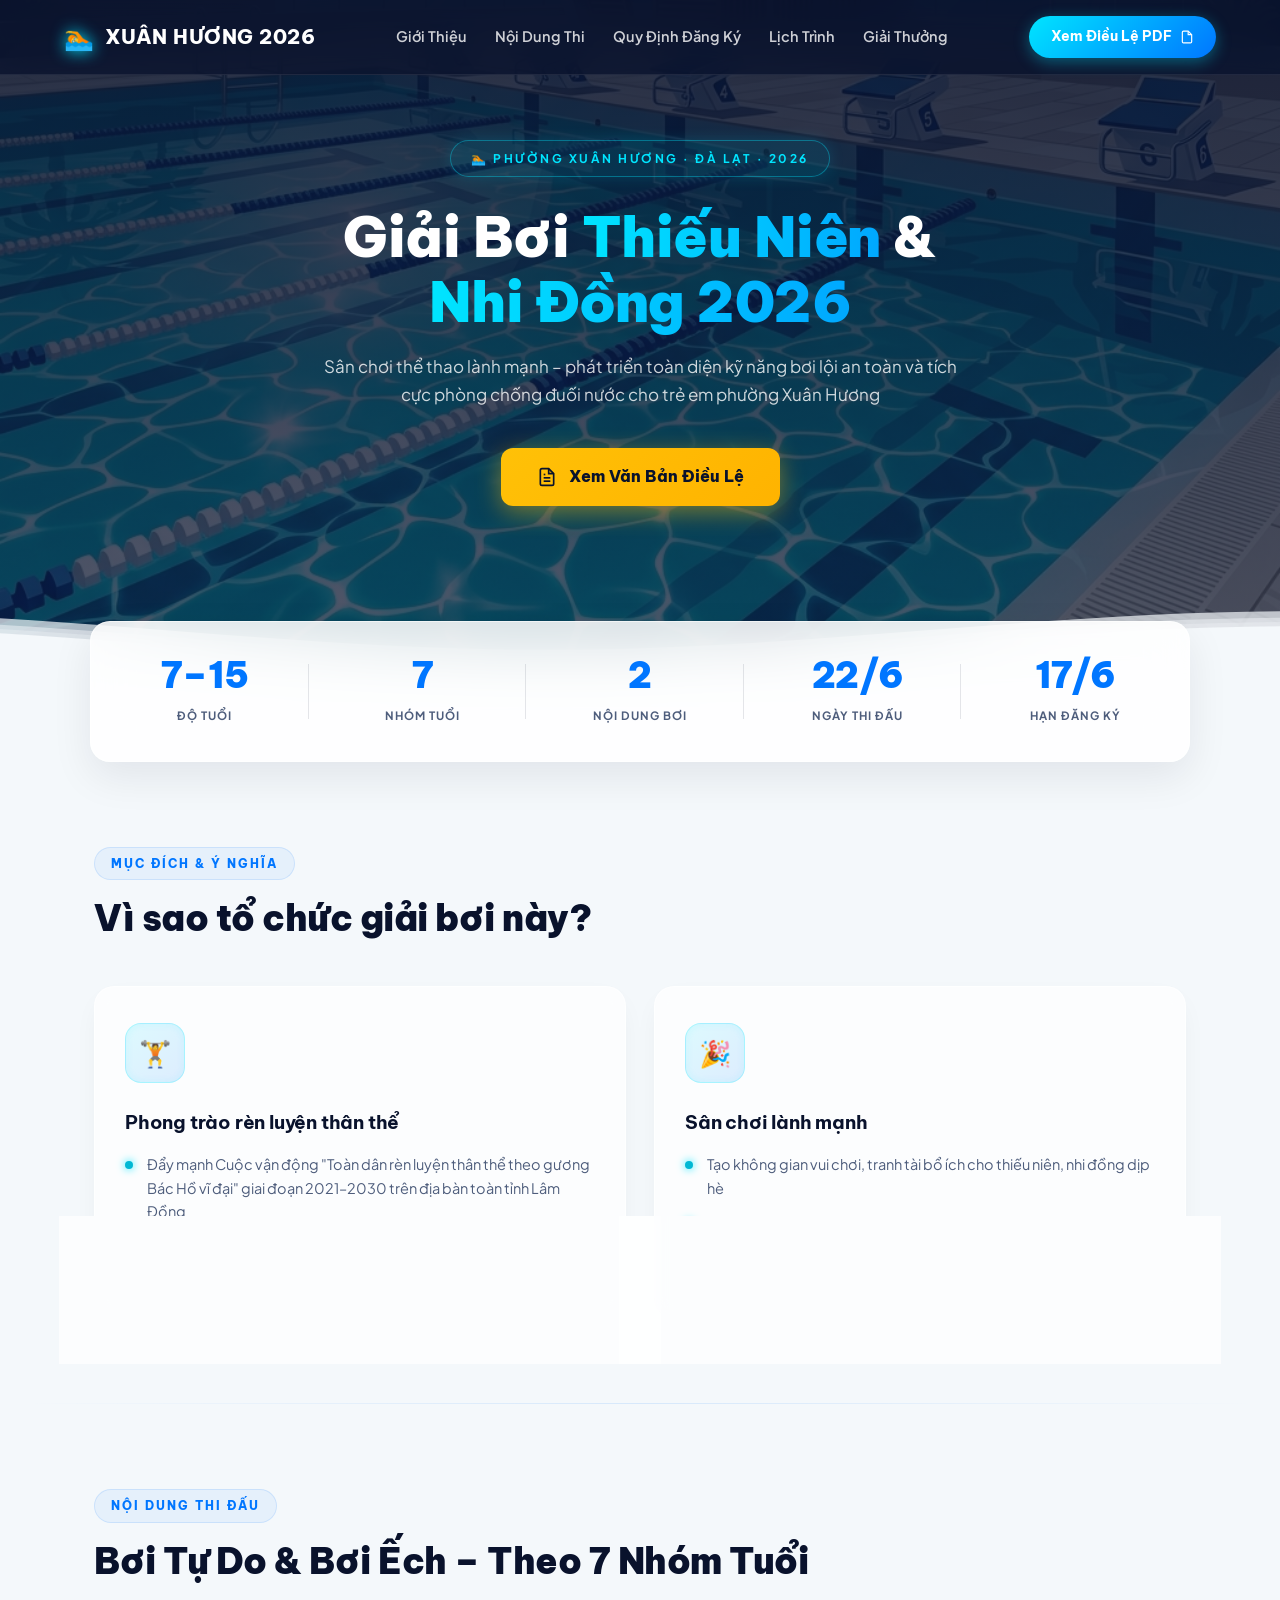
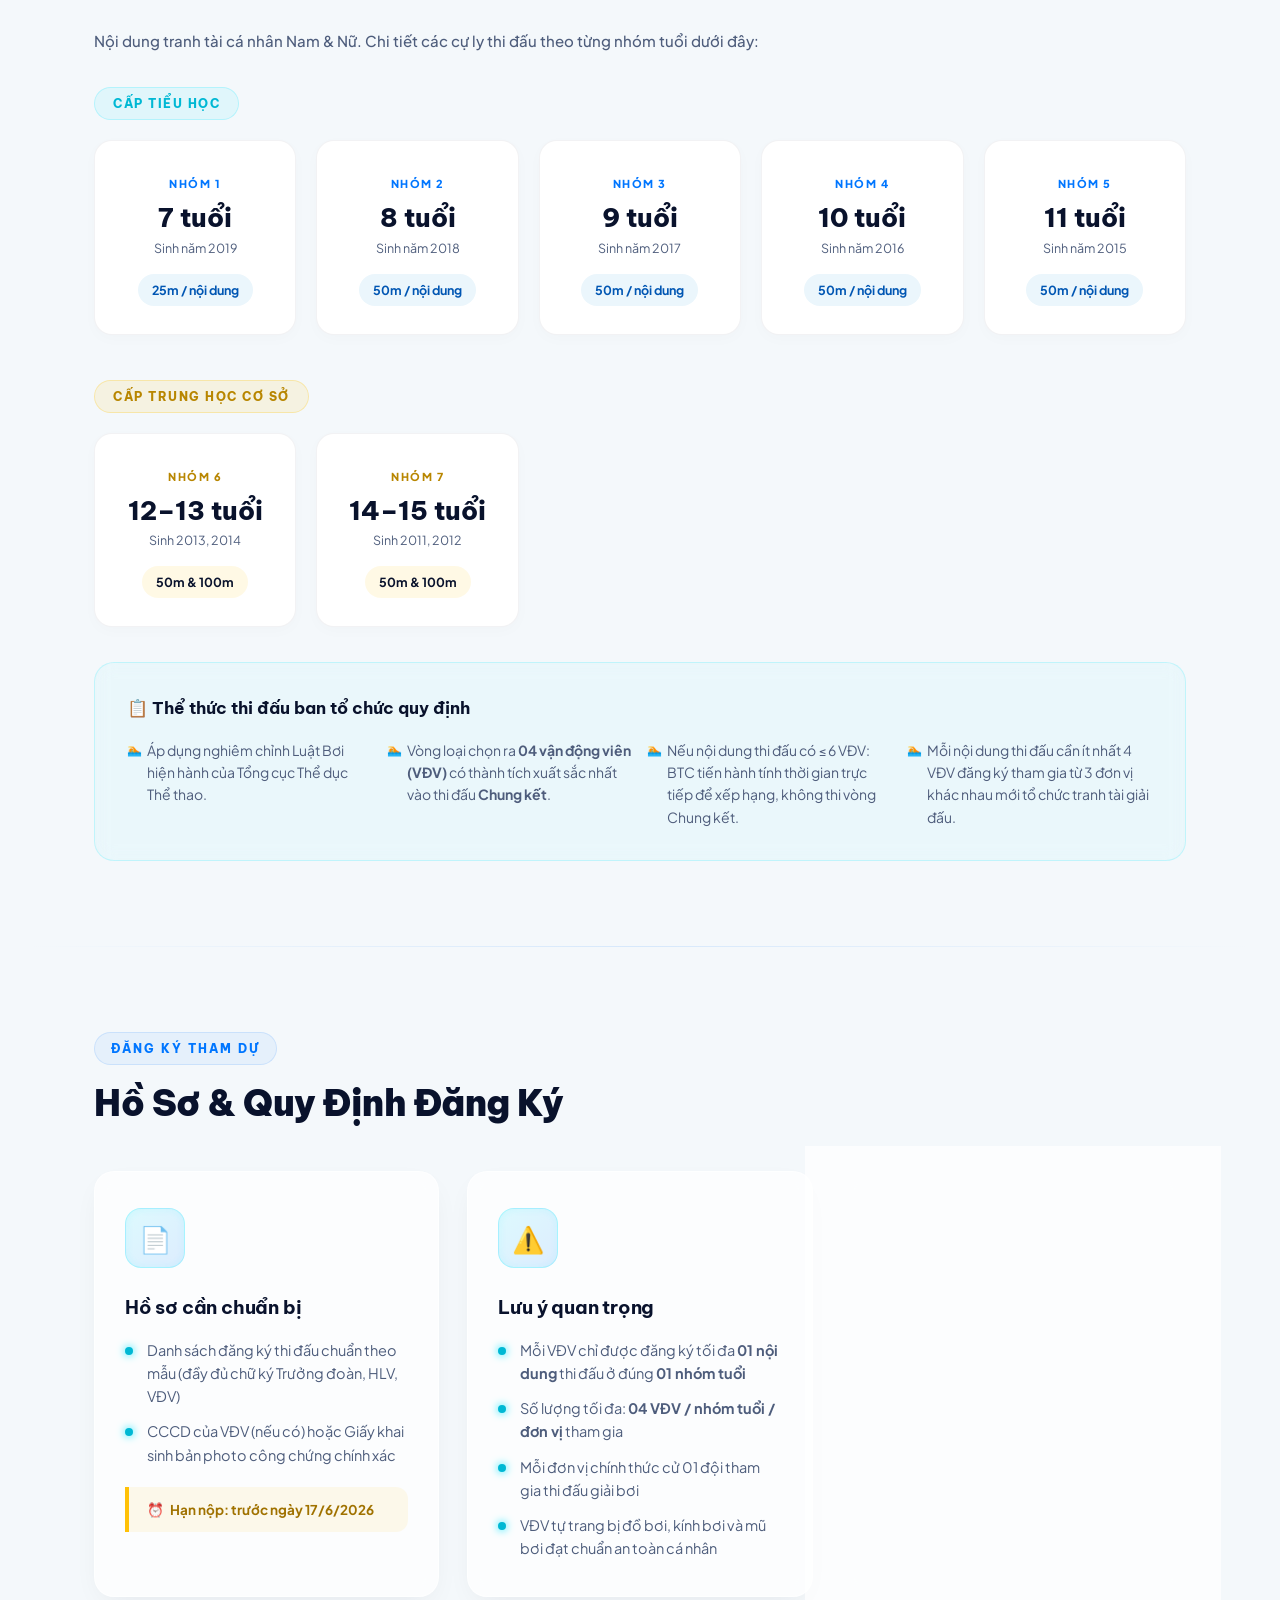
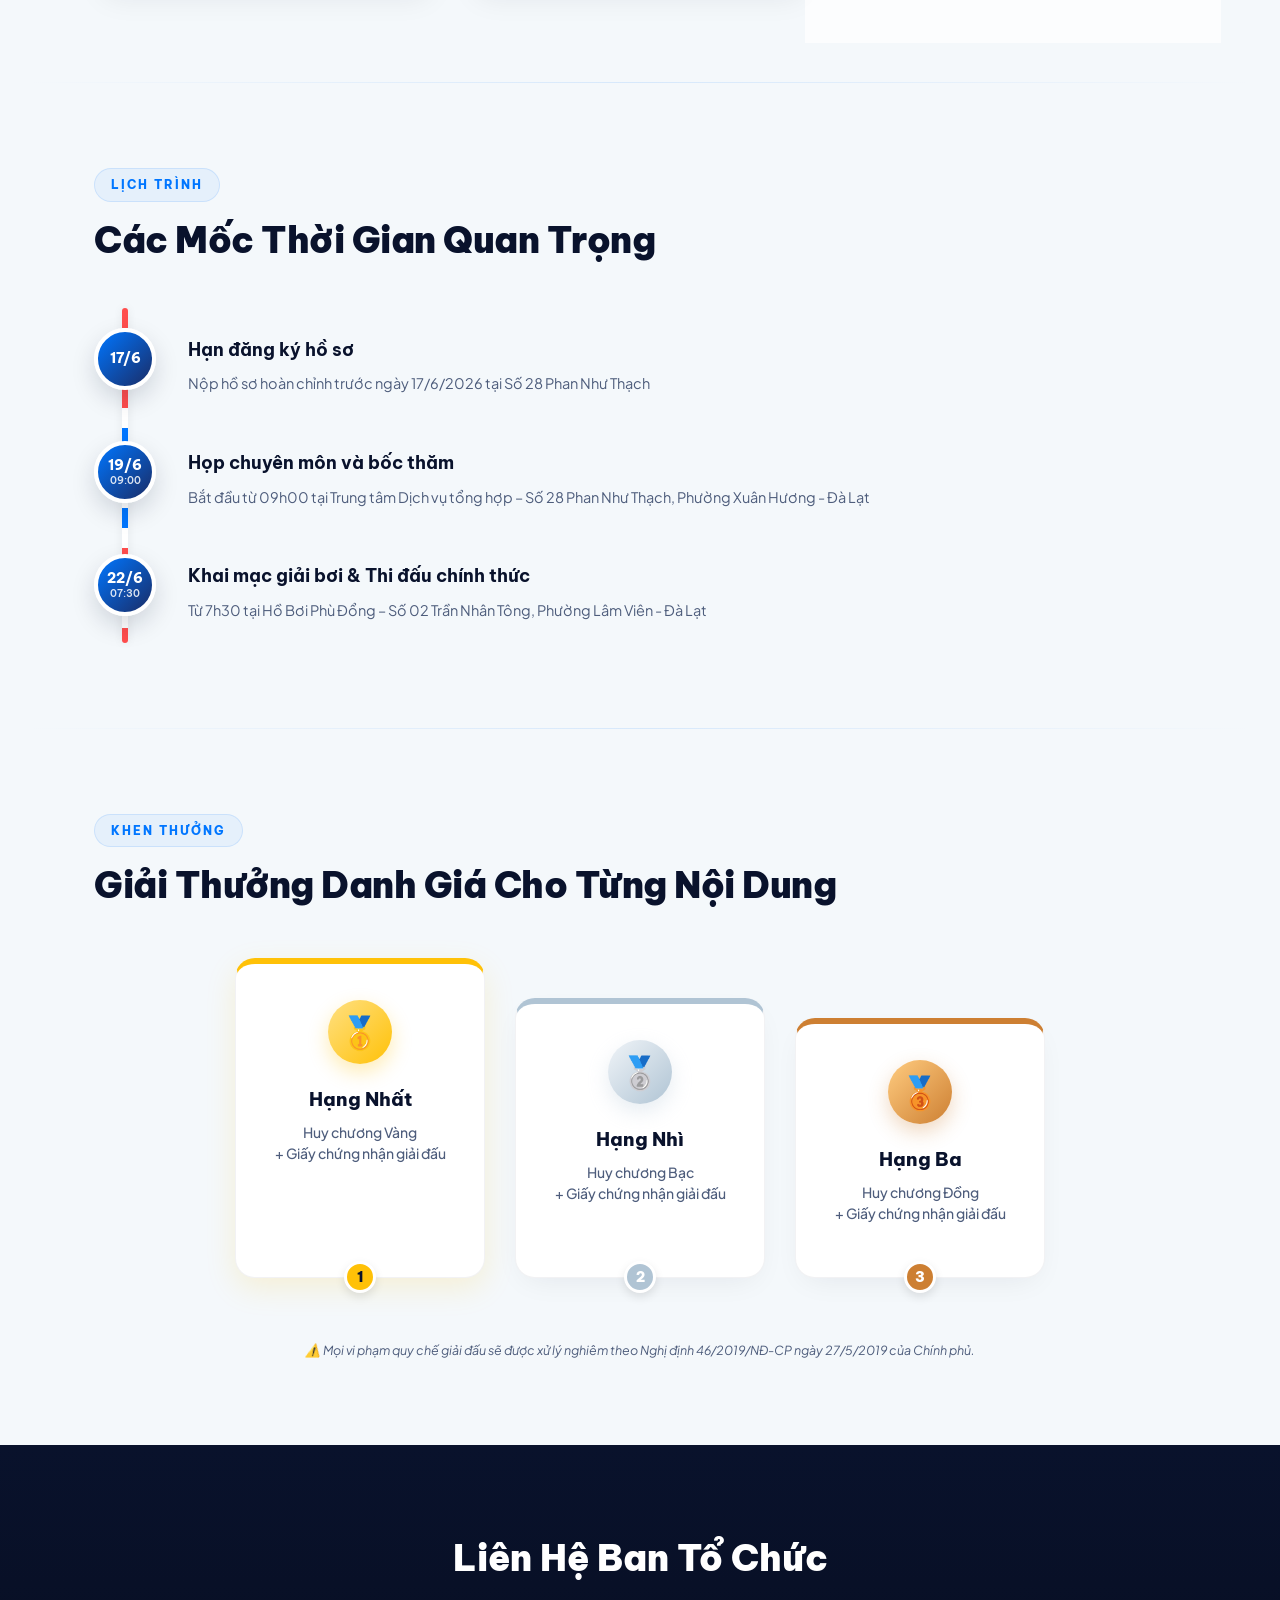
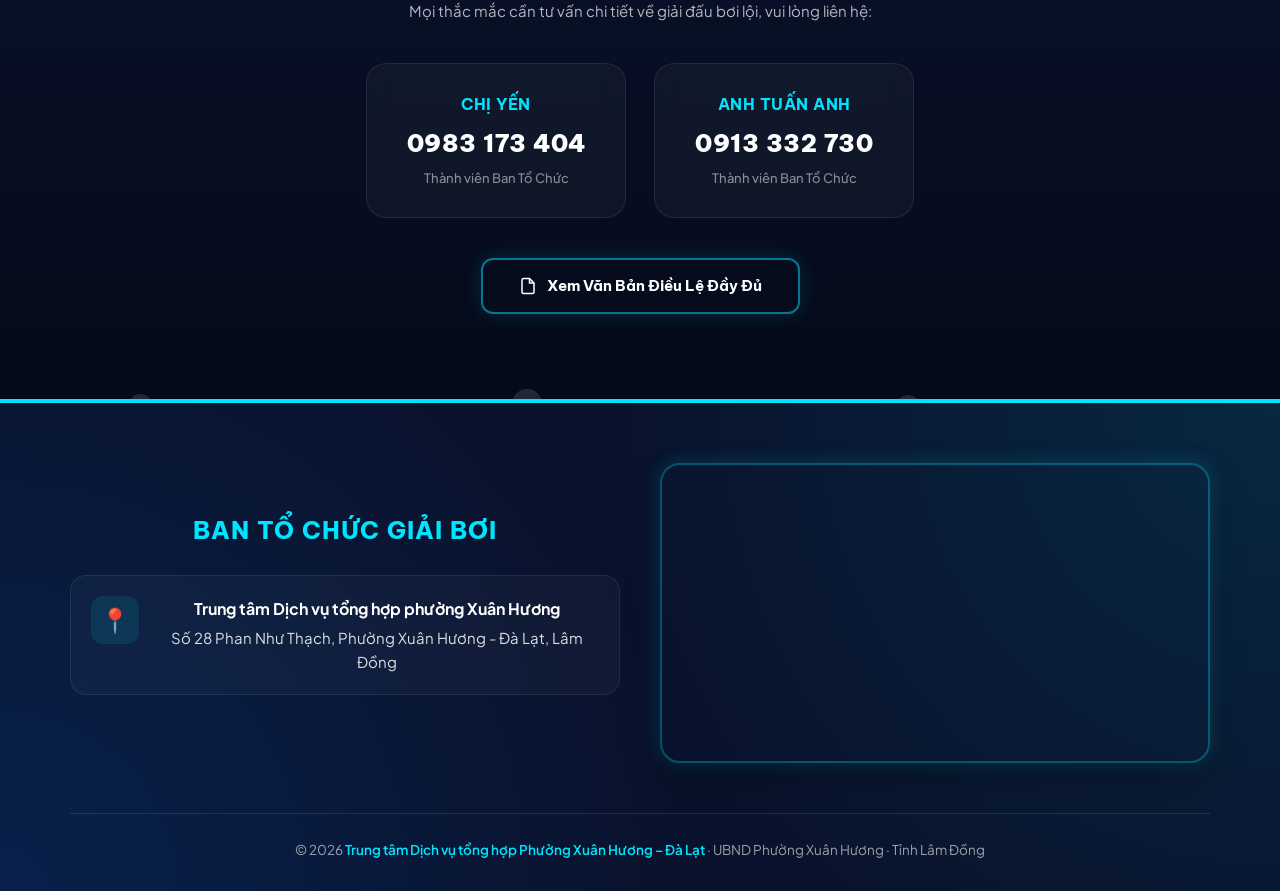
<file: contest.html>
<!DOCTYPE html>
<html lang="vi">

<head>
  <meta charset="UTF-8">
  <meta name="viewport" content="width=device-width, initial-scale=1.0">
  <title>Giải Bơi Thiếu Niên, Nhi Đồng – Phường Xuân Hương 2026</title>
  <style>
    @import url('https://fonts.googleapis.com/css2?family=Be+Vietnam+Pro:wght@300;400;500;600;700;800;900&family=Plus+Jakarta+Sans:wght@300;400;500;600;700;800&display=swap');

    :root {
      --primary: #00e5ff;
      /* Cyan nước hồ bơi năng động */
      --primary-dark: #00b8d4;
      --primary-glow: rgba(0, 229, 255, 0.35);

      --secondary: #0076ff;
      /* Màu xanh nước biển sâu */
      --secondary-dark: #0056b3;
      --secondary-glow: rgba(0, 118, 255, 0.25);

      --dark-navy: #09122c;
      /* Màu xanh thẳm của đêm/nước sâu */
      --medium-navy: #111e47;
      --light-navy: #1a2c66;

      --foam-white: #ebf6fc;
      /* Bọt nước trắng */
      --accent-gold: #ffc107;
      /* Huy chương Vàng / Nút nhấn chính */
      --accent-gold-glow: rgba(255, 193, 7, 0.45);

      --silver-medal: #b0c4d4;
      --bronze-medal: #cd7f32;

      --bg-page: #f4f8fb;
      /* Màu xám xanh nước nhẹ nhõm */
      --text-main: #0c1630;
      --text-muted: #4e5d7c;

      --glass-bg: rgba(255, 255, 255, 0.75);
      --glass-border: rgba(255, 255, 255, 0.6);
      --glass-shadow: 0 10px 30px -10px rgba(9, 18, 44, 0.08);

      --transition-speed: 0.3s;
    }

    * {
      margin: 0;
      padding: 0;
      box-sizing: border-box;
    }

    html {
      scroll-behavior: smooth;
    }

    body {
      font-family: 'Plus Jakarta Sans', sans-serif;
      background: var(--bg-page);
      color: var(--text-main);
      overflow-x: hidden;
      line-height: 1.6;
    }

    /* ── CUSTOM SCROLLBAR ── */
    ::-webkit-scrollbar {
      width: 10px;
    }

    ::-webkit-scrollbar-track {
      background: var(--bg-page);
    }

    ::-webkit-scrollbar-thumb {
      background: var(--light-navy);
      border-radius: 5px;
      border: 2px solid var(--bg-page);
    }

    ::-webkit-scrollbar-thumb:hover {
      background: var(--secondary);
    }

    /* ── NAVIGATION BAR ── */
    .navbar {
      position: fixed;
      top: 0;
      left: 0;
      width: 100%;
      z-index: 1000;
      background: rgba(9, 18, 44, 0.75);
      backdrop-filter: blur(15px);
      -webkit-backdrop-filter: blur(15px);
      border-bottom: 1px solid rgba(255, 255, 255, 0.08);
      transition: all var(--transition-speed);
    }

    .navbar.scrolled {
      background: rgba(9, 18, 44, 0.95);
      box-shadow: 0 10px 30px rgba(0, 0, 0, 0.25);
    }

    .nav-container {
      max-width: 1200px;
      margin: 0 auto;
      padding: 16px 24px;
      display: flex;
      align-items: center;
      justify-content: space-between;
    }

    .nav-logo {
      display: flex;
      align-items: center;
      gap: 10px;
      text-decoration: none;
      color: #fff;
      font-family: 'Be Vietnam Pro', sans-serif;
      font-weight: 800;
      font-size: 20px;
      letter-spacing: 0.5px;
    }

    .nav-logo .swim-icon {
      font-size: 24px;
      filter: drop-shadow(0 0 8px var(--primary));
    }

    .nav-links {
      display: flex;
      align-items: center;
      gap: 28px;
    }

    .nav-link {
      text-decoration: none;
      color: rgba(255, 255, 255, 0.8);
      font-size: 14.5px;
      font-weight: 600;
      transition: color var(--transition-speed);
      position: relative;
      padding: 6px 0;
    }

    .nav-link::after {
      content: '';
      position: absolute;
      bottom: 0;
      left: 0;
      width: 0;
      height: 2.5px;
      background: var(--primary);
      transition: width var(--transition-speed);
      border-radius: 2px;
    }

    .nav-link:hover {
      color: #fff;
    }

    .nav-link:hover::after {
      width: 100%;
    }

    .nav-pdf-btn {
      display: inline-flex;
      align-items: center;
      gap: 8px;
      background: linear-gradient(135deg, var(--primary), var(--secondary));
      color: #fff;
      font-family: 'Be Vietnam Pro', sans-serif;
      font-weight: 700;
      font-size: 13.5px;
      padding: 10px 22px;
      border-radius: 30px;
      border: none;
      cursor: pointer;
      transition: all var(--transition-speed);
      box-shadow: 0 4px 15px var(--primary-glow);
    }

    .nav-pdf-btn:hover {
      transform: translateY(-2px);
      box-shadow: 0 6px 20px var(--primary-glow);
      filter: brightness(1.1);
    }

    .mobile-toggle {
      display: none;
      flex-direction: column;
      justify-content: space-between;
      width: 24px;
      height: 18px;
      background: transparent;
      border: none;
      cursor: pointer;
      z-index: 1001;
    }

    .mobile-toggle span {
      width: 100%;
      height: 2px;
      background-color: #fff;
      border-radius: 2px;
      transition: all var(--transition-speed);
    }

    .nav-pdf-btn-mobile {
      display: none;
    }

    /* ── HERO SECTION ── */
    .hero {
      position: relative;
      background: linear-gradient(180deg, rgba(9, 18, 44, 0.88) 0%, rgba(9, 18, 44, 0.7) 100%), url('public/swimming_hero_bg.png') center/cover no-repeat;
      min-height: 620px;
      display: flex;
      flex-direction: column;
      align-items: center;
      justify-content: center;
      text-align: center;
      padding: 140px 24px 160px;
      overflow: hidden;
    }

    /* Bọt bong bóng nước trôi nổi trong hero */
    .bubbles {
      position: absolute;
      bottom: 0;
      left: 0;
      width: 100%;
      height: 100%;
      z-index: 1;
      overflow: hidden;
      pointer-events: none;
    }

    .bubble {
      position: absolute;
      bottom: -20px;
      background: rgba(255, 255, 255, 0.12);
      border-radius: 50%;
      animation: bubbleRise 12s infinite ease-in;
    }

    .bubble:nth-child(1) {
      left: 10%;
      width: 25px;
      height: 25px;
      animation-duration: 9s;
      animation-delay: 0.5s;
    }

    .bubble:nth-child(2) {
      left: 25%;
      width: 12px;
      height: 12px;
      animation-duration: 12s;
      animation-delay: 2s;
    }

    .bubble:nth-child(3) {
      left: 40%;
      width: 30px;
      height: 30px;
      animation-duration: 10s;
      animation-delay: 0s;
    }

    .bubble:nth-child(4) {
      left: 55%;
      width: 18px;
      height: 18px;
      animation-duration: 14s;
      animation-delay: 4s;
    }

    .bubble:nth-child(5) {
      left: 70%;
      width: 24px;
      height: 24px;
      animation-duration: 11s;
      animation-delay: 1.5s;
    }

    .bubble:nth-child(6) {
      left: 85%;
      width: 15px;
      height: 15px;
      animation-duration: 13s;
      animation-delay: 3s;
    }

    .bubble:nth-child(7) {
      left: 92%;
      width: 20px;
      height: 20px;
      animation-duration: 8s;
      animation-delay: 1s;
    }

    @keyframes bubbleRise {
      0% {
        bottom: -30px;
        transform: translateX(0) scale(1);
        opacity: 0;
      }

      10% {
        opacity: 0.6;
      }

      90% {
        opacity: 0.6;
      }

      100% {
        bottom: 110%;
        transform: translateX(80px) scale(0.4);
        opacity: 0;
      }
    }

    .hero-content {
      position: relative;
      z-index: 2;
      max-width: 900px;
    }

    .hero-badge {
      display: inline-flex;
      align-items: center;
      gap: 8px;
      background: rgba(0, 229, 255, 0.08);
      border: 1px solid rgba(0, 229, 255, 0.35);
      color: var(--primary);
      font-size: 12px;
      font-weight: 700;
      letter-spacing: 2.5px;
      text-transform: uppercase;
      padding: 8px 20px;
      border-radius: 30px;
      margin-bottom: 28px;
      box-shadow: 0 0 15px rgba(0, 229, 255, 0.15);
      animation: fadeInDown 0.8s ease-out;
    }

    .hero h1 {
      font-family: 'Be Vietnam Pro', sans-serif;
      font-weight: 900;
      font-size: clamp(32px, 6vw, 56px);
      color: #fff;
      line-height: 1.15;
      margin-bottom: 18px;
      letter-spacing: -0.5px;
      animation: fadeInUp 0.8s ease-out 0.2s both;
    }

    .hero h1 span {
      background: linear-gradient(90deg, var(--primary), #00a8ff);
      -webkit-background-clip: text;
      -webkit-text-fill-color: transparent;
    }

    .hero-sub {
      color: rgba(255, 255, 255, 0.8);
      font-size: clamp(15px, 2vw, 17px);
      max-width: 650px;
      line-height: 1.65;
      margin: 0 auto 40px;
      font-weight: 400;
      animation: fadeInUp 0.8s ease-out 0.4s both;
    }

    .btn-primary {
      display: inline-flex;
      align-items: center;
      gap: 12px;
      background: linear-gradient(135deg, var(--accent-gold), #ffb300);
      color: var(--dark-navy);
      font-family: 'Be Vietnam Pro', sans-serif;
      font-weight: 800;
      font-size: 16px;
      padding: 16px 36px;
      border-radius: 12px;
      text-decoration: none;
      border: none;
      cursor: pointer;
      transition: all var(--transition-speed);
      box-shadow: 0 6px 25px var(--accent-gold-glow);
      animation: fadeInUp 0.8s ease-out 0.6s both;
    }

    .btn-primary:hover {
      transform: translateY(-3px);
      box-shadow: 0 10px 30px rgba(255, 193, 7, 0.5);
      filter: brightness(1.05);
    }

    .btn-primary svg {
      width: 20px;
      height: 20px;
      flex-shrink: 0;
    }

    /* ── SÓNG NƯỚC SVG HOẠT HỌA ── */
    .waves-container {
      position: absolute;
      bottom: -1px;
      left: 0;
      width: 100%;
      overflow: hidden;
      line-height: 0;
      z-index: 3;
    }

    .waves {
      position: relative;
      width: 100%;
      height: 60px;
      min-height: 40px;
      max-height: 80px;
    }

    .parallax>use {
      animation: moveWaves 25s cubic-bezier(.55, .5, .45, .5) infinite;
    }

    .parallax>use:nth-child(1) {
      animation-delay: -2s;
      animation-duration: 7s;
    }

    .parallax>use:nth-child(2) {
      animation-delay: -3s;
      animation-duration: 10s;
    }

    .parallax>use:nth-child(3) {
      animation-delay: -4s;
      animation-duration: 13s;
    }

    .parallax>use:nth-child(4) {
      animation-delay: -5s;
      animation-duration: 20s;
    }

    @keyframes moveWaves {
      0% {
        transform: translate3d(-90px, 0, 0);
      }

      100% {
        transform: translate3d(85px, 0, 0);
      }
    }

    /* ── FLOATING STATS BAR ── */
    .stats {
      position: relative;
      z-index: 10;
      margin-top: -45px;
      padding: 0 24px;
    }

    .stats-inner {
      max-width: 1100px;
      margin: 0 auto;
      background: rgba(255, 255, 255, 0.85);
      backdrop-filter: blur(25px);
      -webkit-backdrop-filter: blur(25px);
      border: 1px solid var(--glass-border);
      border-radius: 20px;
      box-shadow: 0 15px 40px rgba(9, 18, 44, 0.08);
      display: grid;
      grid-template-columns: repeat(5, 1fr);
      padding: 24px 10px;
      gap: 10px;
    }

    .stat-item {
      text-align: center;
      padding: 10px 16px;
      position: relative;
    }

    .stat-item:not(:last-child)::after {
      content: '';
      position: absolute;
      right: 0;
      top: 20%;
      height: 60%;
      width: 1px;
      background: rgba(9, 18, 44, 0.1);
    }

    .stat-item .num {
      font-family: 'Be Vietnam Pro', sans-serif;
      font-size: clamp(24px, 3.5vw, 36px);
      font-weight: 900;
      color: var(--secondary);
      display: block;
      line-height: 1.1;
      margin-bottom: 6px;
      letter-spacing: -0.5px;
    }

    .stat-item .lbl {
      font-size: 11.5px;
      font-weight: 700;
      letter-spacing: 1px;
      text-transform: uppercase;
      color: var(--text-muted);
    }

    /* ── SECTION DESIGN SYSTEM ── */
    .section {
      max-width: 1140px;
      margin: 0 auto;
      padding: 85px 24px;
    }

    .section-label {
      display: inline-flex;
      background: rgba(0, 118, 255, 0.06);
      color: var(--secondary);
      font-family: 'Be Vietnam Pro', sans-serif;
      font-size: 12px;
      font-weight: 800;
      letter-spacing: 2px;
      text-transform: uppercase;
      padding: 6px 16px;
      border-radius: 30px;
      margin-bottom: 16px;
      border: 1px solid rgba(0, 118, 255, 0.12);
    }

    .section h2 {
      font-family: 'Be Vietnam Pro', sans-serif;
      font-size: clamp(24px, 4vw, 36px);
      font-weight: 900;
      color: var(--dark-navy);
      margin-bottom: 45px;
      line-height: 1.25;
      letter-spacing: -0.5px;
    }

    /* ── INFO CARDS (PURPOSE & REGISTRATION) ── */
    .info-grid {
      display: grid;
      grid-template-columns: repeat(auto-fit, minmax(310px, 1fr));
      gap: 28px;
    }

    .info-card {
      background: rgba(255, 255, 255, 0.7);
      backdrop-filter: blur(10px);
      -webkit-backdrop-filter: blur(10px);
      border: 1px solid var(--glass-border);
      border-radius: 20px;
      padding: 36px 30px;
      box-shadow: var(--glass-shadow);
      transition: all var(--transition-speed) cubic-bezier(0.1, 0.8, 0.3, 1);
      position: relative;
      overflow: hidden;
    }

    .info-card::before {
      content: '';
      position: absolute;
      top: 0;
      left: 0;
      right: 0;
      height: 4px;
      background: linear-gradient(90deg, var(--primary), var(--secondary));
      opacity: 0;
      transition: opacity var(--transition-speed);
    }

    .info-card:hover {
      transform: translateY(-6px);
      background: #fff;
      box-shadow: 0 20px 40px -10px rgba(9, 18, 44, 0.12);
      border-color: rgba(0, 229, 255, 0.25);
    }

    .info-card:hover::before {
      opacity: 1;
    }

    .info-card .icon-wrapper {
      width: 60px;
      height: 60px;
      background: linear-gradient(135deg, rgba(0, 229, 255, 0.12), rgba(0, 118, 255, 0.12));
      border: 1px solid rgba(0, 229, 255, 0.25);
      border-radius: 16px;
      display: flex;
      align-items: center;
      justify-content: center;
      font-size: 26px;
      margin-bottom: 24px;
      box-shadow: inset 0 0 10px rgba(0, 229, 255, 0.1);
      transition: transform var(--transition-speed);
    }

    .info-card:hover .icon-wrapper {
      transform: scale(1.1) rotate(5deg);
    }

    .info-card h3 {
      font-family: 'Be Vietnam Pro', sans-serif;
      font-size: 19px;
      font-weight: 700;
      color: var(--dark-navy);
      margin-bottom: 16px;
      letter-spacing: -0.2px;
    }

    .info-card ul {
      list-style: none;
      display: flex;
      flex-direction: column;
      gap: 12px;
    }

    .info-card ul li {
      font-size: 14.5px;
      color: var(--text-muted);
      line-height: 1.6;
      padding-left: 22px;
      position: relative;
    }

    .info-card ul li::before {
      content: '';
      position: absolute;
      left: 0;
      top: 8px;
      width: 8px;
      height: 8px;
      border-radius: 50%;
      background: var(--primary-dark);
      box-shadow: 0 0 8px var(--primary);
    }

    .info-card .highlight-box {
      background: rgba(0, 229, 255, 0.06);
      border-left: 4px solid var(--primary);
      padding: 12px 18px;
      border-radius: 0 12px 12px 0;
      font-size: 13.5px;
      color: var(--secondary-dark);
      font-weight: 700;
      margin-top: 20px;
      display: flex;
      align-items: center;
      gap: 6px;
    }

    .info-card .highlight-box.warning {
      background: rgba(255, 193, 7, 0.08);
      border-left-color: var(--accent-gold);
      color: #a07200;
    }

    /* ── AGE GROUPS (SWIMMING LANES TAB) ── */
    .school-level-badge {
      display: inline-flex;
      align-items: center;
      gap: 6px;
      font-family: 'Be Vietnam Pro', sans-serif;
      font-size: 12px;
      font-weight: 800;
      letter-spacing: 1.5px;
      padding: 6px 18px;
      border-radius: 30px;
      margin-top: 10px;
      margin-bottom: 20px;
      text-transform: uppercase;
    }

    .school-level-badge.primary {
      background: rgba(0, 229, 255, 0.08);
      color: var(--primary-dark);
      border: 1px solid rgba(0, 229, 255, 0.2);
    }

    .school-level-badge.secondary {
      background: rgba(255, 193, 7, 0.1);
      color: #b88600;
      border: 1px solid rgba(255, 193, 7, 0.25);
    }

    .age-grid {
      display: grid;
      grid-template-columns: repeat(auto-fill, minmax(190px, 1fr));
      gap: 20px;
    }

    .age-card {
      background: #fff;
      border-radius: 18px;
      padding: 28px 20px;
      text-align: center;
      border: 1px solid rgba(9, 18, 44, 0.05);
      box-shadow: 0 4px 15px rgba(9, 18, 44, 0.02);
      position: relative;
      overflow: hidden;
      transition: all var(--transition-speed);
    }

    .age-card::after {
      content: '';
      position: absolute;
      bottom: 0;
      left: 0;
      right: 0;
      height: 4px;
      background: var(--primary);
      transform: scaleX(0);
      transition: transform var(--transition-speed);
    }

    .age-card:hover {
      transform: translateY(-5px);
      box-shadow: 0 12px 28px rgba(9, 18, 44, 0.08);
      border-color: rgba(0, 229, 255, 0.25);
    }

    .age-card:hover::after {
      transform: scaleX(1);
    }

    .age-card .group {
      font-size: 11px;
      font-weight: 800;
      letter-spacing: 1.5px;
      color: var(--secondary);
      text-transform: uppercase;
      margin-bottom: 10px;
      display: inline-block;
    }

    .age-card .age {
      font-family: 'Be Vietnam Pro', sans-serif;
      font-size: 26px;
      font-weight: 800;
      color: var(--dark-navy);
      line-height: 1.2;
      margin-bottom: 4px;
    }

    .age-card .born {
      font-size: 12.5px;
      color: var(--text-muted);
      margin-bottom: 16px;
    }

    .age-card .dist {
      font-size: 12.5px;
      font-weight: 700;
      color: var(--secondary-dark);
      background: var(--foam-white);
      padding: 6px 14px;
      border-radius: 30px;
      display: inline-block;
    }

    .age-card.thcs::after {
      background: var(--accent-gold);
    }

    .age-card.thcs .group {
      color: #b88600;
    }

    .age-card.thcs .dist {
      color: var(--dark-navy);
      background: rgba(255, 193, 7, 0.1);
    }

    /* ── RULES NOTE CARD ── */
    .rules-note-card {
      margin-top: 35px;
      background: rgba(0, 229, 255, 0.04);
      border: 1px solid rgba(0, 229, 255, 0.18);
      border-radius: 20px;
      padding: 32px;
      backdrop-filter: blur(10px);
      -webkit-backdrop-filter: blur(10px);
    }

    .rules-note-card h3 {
      font-family: 'Be Vietnam Pro', sans-serif;
      font-size: 17px;
      font-weight: 700;
      color: var(--dark-navy);
      margin-bottom: 16px;
      display: flex;
      align-items: center;
      gap: 8px;
    }

    .rules-note-card ul {
      list-style: none;
      display: grid;
      grid-template-columns: repeat(auto-fit, minmax(240px, 1fr));
      gap: 14px;
    }

    .rules-note-card ul li {
      font-size: 14px;
      color: var(--text-muted);
      line-height: 1.6;
      padding-left: 20px;
      position: relative;
    }

    .rules-note-card ul li::before {
      content: '🏊';
      position: absolute;
      left: 0;
      top: 1px;
      font-size: 12px;
    }

    /* ── TIMELINE (POOL FLOAT DIVIDER) ── */
    .timeline {
      position: relative;
      padding: 20px 0;
    }

    /* Tạo dải phao phân làn bể bơi đỏ - trắng - xanh */
    .timeline::before {
      content: '';
      position: absolute;
      left: 28px;
      top: 0;
      bottom: 0;
      width: 6px;
      background: repeating-linear-gradient(to bottom,
          #ff4d4d 0px, #ff4d4d 20px,
          #ffffff 20px, #ffffff 40px,
          var(--secondary) 40px, var(--secondary) 60px,
          #ffffff 60px, #ffffff 80px);
      border-radius: 10px;
      box-shadow: 0 0 10px rgba(9, 18, 44, 0.08);
    }

    .tl-item {
      display: flex;
      gap: 32px;
      align-items: flex-start;
      padding-bottom: 45px;
      position: relative;
    }

    .tl-item:last-child {
      padding-bottom: 0;
    }

    .tl-dot {
      width: 62px;
      height: 62px;
      min-width: 62px;
      background: linear-gradient(135deg, var(--secondary), var(--light-navy));
      border-radius: 50%;
      display: flex;
      flex-direction: column;
      align-items: center;
      justify-content: center;
      color: #fff;
      font-family: 'Be Vietnam Pro', sans-serif;
      font-weight: 800;
      font-size: 14px;
      text-align: center;
      line-height: 1.1;
      z-index: 5;
      border: 4px solid #fff;
      box-shadow: 0 10px 25px rgba(9, 18, 44, 0.15);
      transition: all var(--transition-speed);
    }

    .tl-dot span.time {
      font-size: 10px;
      font-weight: 600;
      opacity: 0.85;
      margin-top: 2px;
    }

    .tl-item:hover .tl-dot {
      transform: scale(1.1);
      box-shadow: 0 10px 30px var(--secondary-glow);
      background: linear-gradient(135deg, var(--primary), var(--secondary));
    }

    .tl-content {
      padding-top: 8px;
    }

    .tl-content strong {
      display: block;
      font-family: 'Be Vietnam Pro', sans-serif;
      font-size: 18px;
      font-weight: 700;
      color: var(--dark-navy);
      margin-bottom: 6px;
    }

    .tl-content span {
      font-size: 14.5px;
      color: var(--text-muted);
      line-height: 1.6;
    }

    /* ── AWARDS PODIUM (BỤC NHẬN GIẢI) ── */
    .awards-podium {
      display: flex;
      justify-content: center;
      align-items: flex-end;
      gap: 30px;
      margin-top: 50px;
      padding-bottom: 30px;
      flex-wrap: wrap;
    }

    .medal-card {
      background: #fff;
      border-radius: 20px;
      padding: 36px 24px 30px;
      text-align: center;
      box-shadow: var(--glass-shadow);
      border: 1px solid rgba(9, 18, 44, 0.05);
      position: relative;
      width: 250px;
      transition: all var(--transition-speed) cubic-bezier(0.1, 0.8, 0.3, 1);
    }

    .medal-card:hover {
      transform: translateY(-8px);
      box-shadow: 0 20px 40px rgba(9, 18, 44, 0.12);
    }

    .medal-card.gold {
      height: 320px;
      border-top: 6px solid var(--accent-gold);
      box-shadow: 0 10px 30px rgba(255, 193, 7, 0.15);
    }

    .medal-card.silver {
      height: 280px;
      border-top: 6px solid var(--silver-medal);
    }

    .medal-card.bronze {
      height: 260px;
      border-top: 6px solid var(--bronze-medal);
    }

    .medal-card .circle {
      width: 64px;
      height: 64px;
      border-radius: 50%;
      display: flex;
      align-items: center;
      justify-content: center;
      font-size: 32px;
      margin: 0 auto 20px;
      position: relative;
      z-index: 2;
    }

    .medal-card.gold .circle {
      background: linear-gradient(135deg, #ffe082, var(--accent-gold));
      box-shadow: 0 8px 20px rgba(255, 193, 7, 0.3);
    }

    .medal-card.silver .circle {
      background: linear-gradient(135deg, #f0f4f8, var(--silver-medal));
      box-shadow: 0 8px 20px rgba(176, 196, 212, 0.3);
    }

    .medal-card.bronze .circle {
      background: linear-gradient(135deg, #ffcc80, var(--bronze-medal));
      box-shadow: 0 8px 20px rgba(205, 127, 50, 0.3);
    }

    .medal-card h4 {
      font-family: 'Be Vietnam Pro', sans-serif;
      font-size: 19px;
      font-weight: 800;
      color: var(--dark-navy);
      margin-bottom: 8px;
    }

    .medal-card p {
      font-size: 14px;
      color: var(--text-muted);
      font-weight: 500;
      line-height: 1.5;
    }

    .podium-step {
      position: absolute;
      bottom: -16px;
      left: 50%;
      transform: translateX(-50%);
      width: 32px;
      height: 32px;
      border-radius: 50%;
      background: var(--dark-navy);
      color: #fff;
      font-family: 'Be Vietnam Pro', sans-serif;
      font-weight: 900;
      display: flex;
      align-items: center;
      justify-content: center;
      font-size: 14px;
      border: 3px solid #fff;
      box-shadow: 0 4px 10px rgba(0, 0, 0, 0.1);
    }

    .medal-card.gold .podium-step {
      background: var(--accent-gold);
      color: var(--dark-navy);
    }

    .medal-card.silver .podium-step {
      background: var(--silver-medal);
    }

    .medal-card.bronze .podium-step {
      background: var(--bronze-medal);
    }

    .violation-note {
      font-size: 12.5px;
      color: var(--text-muted);
      margin-top: 32px;
      text-align: center;
      font-style: italic;
    }

    /* ── CONTACT SECTION ── */
    .contact-section {
      background: linear-gradient(180deg, var(--dark-navy) 0%, #050a18 100%);
      padding: 85px 24px;
      text-align: center;
      color: #fff;
      position: relative;
      overflow: hidden;
    }

    .contact-section h2 {
      font-family: 'Be Vietnam Pro', sans-serif;
      font-size: clamp(24px, 4vw, 36px);
      font-weight: 900;
      margin-bottom: 12px;
      color: #fff;
    }

    .contact-section p {
      color: rgba(255, 255, 255, 0.7);
      font-size: 15px;
      margin-bottom: 40px;
    }

    .contact-cards {
      display: flex;
      justify-content: center;
      gap: 28px;
      flex-wrap: wrap;
      max-width: 700px;
      margin: 0 auto 40px;
    }

    .contact-card {
      background: rgba(255, 255, 255, 0.04);
      border: 1px solid rgba(255, 255, 255, 0.08);
      border-radius: 20px;
      padding: 28px 36px;
      min-width: 260px;
      backdrop-filter: blur(10px);
      -webkit-backdrop-filter: blur(10px);
      transition: all var(--transition-speed);
    }

    .contact-card:hover {
      background: rgba(255, 255, 255, 0.08);
      border-color: var(--primary);
      transform: translateY(-4px);
      box-shadow: 0 10px 30px rgba(0, 229, 255, 0.1);
    }

    .contact-card .name {
      font-family: 'Be Vietnam Pro', sans-serif;
      font-weight: 700;
      font-size: 16px;
      color: var(--primary);
      text-transform: uppercase;
      letter-spacing: 0.5px;
    }

    .contact-card .phone {
      font-family: 'Be Vietnam Pro', sans-serif;
      font-size: 24px;
      font-weight: 900;
      color: #fff;
      margin: 6px 0;
      letter-spacing: 0.5px;
    }

    .contact-card .role {
      font-size: 13px;
      color: rgba(255, 255, 255, 0.5);
      font-weight: 500;
    }

    .address-box {
      display: inline-flex;
      align-items: center;
      gap: 12px;
      background: rgba(0, 229, 255, 0.06);
      border: 1px solid rgba(0, 229, 255, 0.15);
      border-radius: 14px;
      padding: 16px 28px;
      color: rgba(255, 255, 255, 0.85);
      font-size: 14px;
      max-width: 780px;
      margin: 0 auto 40px;
      text-align: left;
      backdrop-filter: blur(10px);
      -webkit-backdrop-filter: blur(10px);
    }

    .address-box span:first-child {
      font-size: 22px;
      filter: drop-shadow(0 0 6px var(--primary));
    }

    .pdf-btn-wrap .btn-secondary {
      display: inline-flex;
      align-items: center;
      gap: 10px;
      background: transparent;
      border: 2px solid rgba(0, 229, 255, 0.5);
      color: #fff;
      font-family: 'Be Vietnam Pro', sans-serif;
      font-weight: 700;
      font-size: 15px;
      padding: 14px 36px;
      border-radius: 12px;
      cursor: pointer;
      text-decoration: none;
      transition: all var(--transition-speed);
      box-shadow: 0 0 20px rgba(0, 229, 255, 0.15);
    }

    .pdf-btn-wrap .btn-secondary:hover {
      background: var(--primary);
      color: var(--dark-navy);
      border-color: var(--primary);
      box-shadow: 0 0 30px var(--primary-glow);
      transform: translateY(-2px);
    }

    /* ── SECTION DIVIDER ── */
    .section-divider {
      border: none;
      height: 1px;
      background: linear-gradient(to right, transparent, rgba(0, 118, 255, 0.12), transparent);
      margin: 0 24px;
    }

    /* ── FOOTER ── */
    footer {
      background: #040814;
      color: rgba(255, 255, 255, 0.45);
      text-align: center;
      padding: 30px 24px;
      font-size: 13.5px;
      border-top: 1px solid rgba(255, 255, 255, 0.03);
    }

    footer span {
      color: var(--primary);
      font-weight: 600;
    }

    /* ── BACK TO TOP ── */
    #back-to-top {
      position: fixed;
      bottom: 30px;
      right: 30px;
      width: 50px;
      height: 50px;
      border-radius: 50%;
      background: linear-gradient(135deg, var(--primary), var(--secondary));
      color: #fff;
      border: none;
      cursor: pointer;
      box-shadow: 0 6px 20px var(--primary-glow);
      display: flex;
      align-items: center;
      justify-content: center;
      z-index: 99;
      opacity: 0;
      visibility: hidden;
      transition: all var(--transition-speed);
    }

    #back-to-top.show {
      opacity: 1;
      visibility: visible;
    }

    #back-to-top:hover {
      transform: translateY(-5px);
      box-shadow: 0 8px 25px rgba(0, 229, 255, 0.6);
    }

    #back-to-top svg {
      stroke-width: 3;
      transition: transform var(--transition-speed);
    }

    #back-to-top:hover svg {
      transform: translateY(-2px);
    }

    /* ── PDF MODAL ── */
    #pdf-modal {
      display: none;
      position: fixed;
      inset: 0;
      background: rgba(9, 18, 44, 0.85);
      backdrop-filter: blur(12px);
      -webkit-backdrop-filter: blur(12px);
      z-index: 2000;
      align-items: center;
      justify-content: center;
      padding: 24px;
      opacity: 0;
      transition: opacity 0.3s ease;
    }

    #pdf-modal.open {
      display: flex;
      opacity: 1;
    }

    .modal-box {
      background: #fff;
      border-radius: 24px;
      width: 100%;
      max-width: 950px;
      height: 85vh;
      display: flex;
      flex-direction: column;
      overflow: hidden;
      box-shadow: 0 25px 60px rgba(0, 0, 0, 0.5);
      transform: scale(0.9);
      transition: transform 0.3s cubic-bezier(0.1, 0.8, 0.3, 1);
    }

    #pdf-modal.open .modal-box {
      transform: scale(1);
    }

    .modal-header {
      display: flex;
      align-items: center;
      justify-content: space-between;
      padding: 20px 28px;
      background: var(--dark-navy);
      color: #fff;
    }

    .modal-header h3 {
      font-family: 'Be Vietnam Pro', sans-serif;
      font-size: 16px;
      font-weight: 700;
      display: flex;
      align-items: center;
      gap: 8px;
    }

    .modal-header .close {
      background: rgba(255, 255, 255, 0.1);
      border: none;
      color: #fff;
      font-size: 18px;
      width: 36px;
      height: 36px;
      border-radius: 50%;
      cursor: pointer;
      display: flex;
      align-items: center;
      justify-content: center;
      transition: all var(--transition-speed);
    }

    .modal-header .close:hover {
      background: rgba(255, 255, 255, 0.2);
      transform: rotate(90deg);
    }

    .modal-body {
      flex: 1;
      overflow: hidden;
      background: var(--bg-page);
      padding: 12px;
    }

    .modal-footer {
      padding: 18px 28px;
      border-top: 1px solid rgba(9, 18, 44, 0.05);
      display: flex;
      justify-content: space-between;
      align-items: center;
      gap: 12px;
      flex-wrap: wrap;
      background: #fff;
    }

    .modal-footer .info-text {
      font-size: 13px;
      color: var(--text-muted);
      font-weight: 500;
    }

    .modal-footer a.download-btn {
      display: inline-flex;
      align-items: center;
      gap: 8px;
      background: var(--secondary);
      color: #fff;
      font-family: 'Be Vietnam Pro', sans-serif;
      font-weight: 700;
      font-size: 14px;
      padding: 10px 24px;
      border-radius: 8px;
      text-decoration: none;
      transition: all var(--transition-speed);
    }

    .modal-footer a.download-btn:hover {
      background: var(--dark-navy);
      box-shadow: 0 4px 15px rgba(9, 18, 44, 0.15);
    }

    /* ── RESPONSIVE RESPONSIVENESS ── */
    @media (max-width: 992px) {
      .navbar {
        background: rgba(9, 18, 44, 0.9);
      }

      .nav-links {
        position: fixed;
        top: 0;
        right: -100%;
        width: 290px;
        height: 100vh;
        background: rgba(9, 18, 44, 0.98);
        backdrop-filter: blur(25px);
        -webkit-backdrop-filter: blur(25px);
        flex-direction: column;
        padding: 100px 32px;
        align-items: flex-start;
        justify-content: flex-start;
        gap: 22px;
        transition: right 0.4s cubic-bezier(0.1, 0.8, 0.3, 1);
        box-shadow: -10px 0 40px rgba(0, 0, 0, 0.4);
        border-left: 1px solid rgba(255, 255, 255, 0.08);
        z-index: 1000;
      }

      .nav-links.active {
        right: 0;
      }

      .mobile-toggle {
        display: flex;
      }

      .mobile-toggle.active span:nth-child(1) {
        transform: translateY(8px) rotate(45deg);
      }

      .mobile-toggle.active span:nth-child(2) {
        opacity: 0;
      }

      .mobile-toggle.active span:nth-child(3) {
        transform: translateY(-8px) rotate(-45deg);
      }

      .nav-pdf-btn {
        display: none;
      }

      .nav-pdf-btn-mobile {
        display: inline-flex;
        align-items: center;
        gap: 8px;
        background: linear-gradient(135deg, var(--primary), var(--secondary));
        color: #fff;
        font-family: 'Be Vietnam Pro', sans-serif;
        font-weight: 700;
        font-size: 14px;
        padding: 12px 24px;
        border-radius: 30px;
        border: none;
        cursor: pointer;
        text-decoration: none;
        margin-top: 16px;
        box-shadow: 0 4px 15px var(--primary-glow);
      }

      .stats-inner {
        grid-template-columns: repeat(3, 1fr);
        gap: 15px;
        margin-top: -30px;
      }

      .stat-item:nth-child(3)::after {
        display: none;
      }
    }

    @media (max-width: 768px) {
      .section {
        padding: 60px 24px;
      }

      .stats-inner {
        grid-template-columns: repeat(2, 1fr);
        padding: 20px;
      }

      .stat-item::after {
        display: none !important;
      }

      .awards-podium {
        flex-direction: column;
        align-items: center;
        gap: 35px;
      }

      .medal-card {
        width: 100%;
        max-width: 300px;
        height: auto !important;
        padding: 30px 20px;
      }

      .podium-step {
        top: -15px;
        bottom: auto;
      }
    }

    @media (max-width: 576px) {
      .stats-inner {
        grid-template-columns: 1fr;
      }

      .age-grid {
        grid-template-columns: repeat(2, 1fr);
      }

      .rules-note-card ul {
        grid-template-columns: 1fr;
      }
    }

    @media (max-width: 450px) {
      .age-grid {
        grid-template-columns: 1fr;
      }
    }

    /* Animations Utility */
    @keyframes fadeInUp {
      from {
        opacity: 0;
        transform: translateY(20px);
      }

      to {
        opacity: 1;
        transform: translateY(0);
      }
    }

    @keyframes fadeInDown {
      from {
        opacity: 0;
        transform: translateY(-20px);
      }

      to {
        opacity: 1;
        transform: translateY(0);
      }
    }

    /* ── PREMIUM FOOTER ── */
    .footer-premium {
      background: var(--dark-navy);
      color: #fff;
      padding: 60px 24px 30px;
      position: relative;
      overflow: hidden;
      border-top: 4px solid var(--primary);
    }

    .footer-premium::before {
      content: '';
      position: absolute;
      top: 0;
      left: 0;
      width: 100%;
      height: 100%;
      background: radial-gradient(circle at top right, rgba(0, 229, 255, 0.1), transparent 50%),
        radial-gradient(circle at bottom left, rgba(0, 118, 255, 0.15), transparent 50%);
      pointer-events: none;
    }

    .footer-container {
      max-width: 1140px;
      margin: 0 auto;
      position: relative;
      z-index: 2;
    }

    .footer-content {
      display: grid;
      grid-template-columns: 1fr 1fr;
      gap: 40px;
      align-items: center;
      margin-bottom: 50px;
    }

    .footer-info h3 {
      font-family: 'Be Vietnam Pro', sans-serif;
      font-size: 24px;
      font-weight: 800;
      color: var(--primary);
      margin-bottom: 25px;
      text-transform: uppercase;
      letter-spacing: 1px;
    }

    .address-box-premium,
    .contact-box-premium {
      display: flex;
      align-items: flex-start;
      gap: 15px;
      margin-bottom: 20px;
      background: rgba(255, 255, 255, 0.03);
      padding: 20px;
      border-radius: 16px;
      border: 1px solid rgba(255, 255, 255, 0.08);
      transition: all 0.3s ease;
    }

    .address-box-premium:hover,
    .contact-box-premium:hover {
      background: rgba(255, 255, 255, 0.08);
      border-color: rgba(0, 229, 255, 0.3);
      transform: translateY(-3px);
      box-shadow: 0 10px 25px rgba(0, 0, 0, 0.2);
    }

    .icon-map,
    .icon-phone {
      font-size: 24px;
      background: rgba(0, 229, 255, 0.1);
      width: 48px;
      height: 48px;
      display: flex;
      align-items: center;
      justify-content: center;
      border-radius: 12px;
      flex-shrink: 0;
      color: var(--primary);
    }

    .address-text,
    .contact-text {
      font-size: 15px;
      line-height: 1.6;
      color: rgba(255, 255, 255, 0.85);
    }

    .address-text strong,
    .contact-text strong {
      color: #fff;
      font-size: 16px;
      display: block;
      margin-bottom: 5px;
    }

    .footer-map-wrapper {
      border-radius: 20px;
      overflow: hidden;
      border: 2px solid rgba(0, 229, 255, 0.3);
      box-shadow: 0 15px 35px rgba(0, 0, 0, 0.3), 0 0 20px rgba(0, 229, 255, 0.2);
      transition: transform 0.3s ease, box-shadow 0.3s ease;
      height: 300px;
    }

    .footer-map-wrapper:hover {
      transform: scale(1.02);
      box-shadow: 0 20px 40px rgba(0, 0, 0, 0.4), 0 0 30px rgba(0, 229, 255, 0.4);
      border-color: var(--primary);
    }

    .footer-map-wrapper iframe {
      width: 100%;
      height: 100%;
      display: block;
    }

    .footer-bottom {
      border-top: 1px solid rgba(255, 255, 255, 0.1);
      padding-top: 25px;
      text-align: center;
      font-size: 13.5px;
      color: rgba(255, 255, 255, 0.6);
    }

    .footer-bottom span {
      color: var(--primary);
      font-weight: 600;
    }

    @media (max-width: 992px) {
      .footer-content {
        grid-template-columns: 1fr;
      }

      .footer-map-wrapper {
        height: 250px;
      }
    }

    /* ── TOUCH INTERACTIVITY (MOBILE) ── */
    @media (hover: none) {

      .btn-primary:active,
      .btn-secondary:active,
      .nav-pdf-btn-mobile:active,
      .download-btn:active,
      .map-link-btn:active {
        transform: scale(0.96) translateY(2px) !important;
        box-shadow: 0 2px 8px rgba(0, 0, 0, 0.2) !important;
        opacity: 0.9;
        transition: all 0.1s ease;
      }

      .info-card:active,
      .stat-item:active,
      .rules-note-card:active,
      .tl-item:active,
      .medal-card:active {
        transform: scale(0.98);
        background: rgba(255, 255, 255, 0.95);
        transition: transform 0.1s ease;
      }

      .address-box-premium:active,
      .contact-box-premium:active {
        background: rgba(255, 255, 255, 0.08);
        border-color: rgba(0, 229, 255, 0.3);
        transform: scale(0.98);
        transition: all 0.1s;
      }
    }
  </style>
</head>

<body>

  <!-- ── NAVIGATION BAR ── -->
  <nav class="navbar">
    <div class="nav-container">
      <a href="#" class="nav-logo">
        <span class="swim-icon">🏊</span>
        <span>XUÂN HƯƠNG 2026</span>
      </a>
      <div class="nav-links">
        <a href="#intro" class="nav-link">Giới Thiệu</a>
        <a href="#events" class="nav-link">Nội Dung Thi</a>
        <a href="#register" class="nav-link">Quy Định Đăng Ký</a>
        <a href="#schedule" class="nav-link">Lịch Trình</a>
        <a href="#awards" class="nav-link">Giải Thưởng</a>
        <a href="public/documents/dieu_le_giai_boi_2026.pdf" target="_blank" class="nav-pdf-btn-mobile">Xem Điều Lệ
          PDF</a>
      </div>
      <a href="public/documents/dieu_le_giai_boi_2026.pdf" target="_blank" class="nav-pdf-btn"
        style="text-decoration:none;">
        <span>Xem Điều Lệ PDF</span>
        <svg width="14" height="14" viewBox="0 0 24 24" fill="none" stroke="currentColor" stroke-width="2">
          <path d="M14 2H6a2 2 0 00-2 2v16a2 2 0 002 2h12a2 2 0 002-2V8z" />
          <polyline points="14 2 14 8 20 8" />
        </svg>
      </a>
      <button class="mobile-toggle" aria-label="Toggle Menu">
        <span></span>
        <span></span>
        <span></span>
      </button>
    </div>
  </nav>

  <!-- ── HERO SECTION ── -->
  <header class="hero">
    <div class="bubbles">
      <div class="bubble"></div>
      <div class="bubble"></div>
      <div class="bubble"></div>
      <div class="bubble"></div>
      <div class="bubble"></div>
      <div class="bubble"></div>
      <div class="bubble"></div>
    </div>
    <div class="hero-content">
      <div class="hero-badge">🏊 Phường Xuân Hương · Đà Lạt · 2026</div>
      <h1>Giải Bơi <span>Thiếu Niên</span> &<br><span>Nhi Đồng 2026</span></h1>
      <p class="hero-sub">Sân chơi thể thao lành mạnh – phát triển toàn diện kỹ năng bơi lội an toàn và tích cực phòng
        chống đuối nước cho trẻ em phường Xuân Hương</p>
      <a href="public/documents/dieu_le_giai_boi_2026.pdf" target="_blank" class="btn-primary">
        <svg viewBox="0 0 24 24" fill="none" stroke="currentColor" stroke-width="2">
          <path d="M14 2H6a2 2 0 00-2 2v16a2 2 0 002 2h12a2 2 0 002-2V8z" />
          <polyline points="14 2 14 8 20 8" />
          <line x1="16" y1="13" x2="8" y2="13" />
          <line x1="16" y1="17" x2="8" y2="17" />
          <polyline points="10 9 9 9 8 9" />
        </svg>
        Xem Văn Bản Điều Lệ
      </a>
    </div>
    <div class="waves-container">
      <svg class="waves" viewBox="0 24 150 28" xmlns="http://www.w3.org/2000/svg"
        xmlns:xlink="http://www.w3.org/1999/xlink" preserveAspectRatio="none" shape-rendering="auto">
        <defs>
          <path id="gentle-wave" d="M-160 44c30 0 58-18 88-18s58 18 88 18 58-18 88-18 58 18 88 18 v44h-352z" />
        </defs>
        <g class="parallax">
          <use xlink:href="#gentle-wave" x="48" y="0" fill="rgba(244, 248, 251, 0.7)" />
          <use xlink:href="#gentle-wave" x="48" y="3" fill="rgba(244, 248, 251, 0.5)" />
          <use xlink:href="#gentle-wave" x="48" y="5" fill="rgba(244, 248, 251, 0.3)" />
          <use xlink:href="#gentle-wave" x="48" y="7" fill="var(--bg-page)" />
        </g>
      </svg>
    </div>
  </header>

  <!-- ── STATS BAR ── -->
  <div class="stats">
    <div class="stats-inner">
      <div class="stat-item"><span class="num">7–15</span><span class="lbl">Độ Tuổi</span></div>
      <div class="stat-item"><span class="num">7</span><span class="lbl">Nhóm Tuổi</span></div>
      <div class="stat-item"><span class="num">2</span><span class="lbl">Nội Dung Bơi</span></div>
      <div class="stat-item"><span class="num">22/6</span><span class="lbl">Ngày Thi Đấu</span></div>
      <div class="stat-item"><span class="num">17/6</span><span class="lbl">Hạn Đăng Ký</span></div>
    </div>
  </div>

  <!-- ── MỤC ĐÍCH ── -->
  <section id="intro" class="section">
    <span class="section-label">Mục Đích & Ý Nghĩa</span>
    <h2>Vì sao tổ chức giải bơi này?</h2>
    <div class="info-grid">
      <div class="info-card">
        <div class="icon-wrapper">🏋️</div>
        <h3>Phong trào rèn luyện thân thể</h3>
        <ul>
          <li>Đẩy mạnh Cuộc vận động "Toàn dân rèn luyện thân thể theo gương Bác Hồ vĩ đại" giai đoạn 2021–2030 trên địa
            bàn toàn tỉnh Lâm Đồng</li>
          <li>Phát triển mạnh mẽ phong trào tập luyện bơi lội thanh thiếu nhi trên địa bàn phường Xuân Hương</li>
        </ul>
      </div>
      <div class="info-card">
        <div class="icon-wrapper">🎉</div>
        <h3>Sân chơi lành mạnh</h3>
        <ul>
          <li>Tạo không gian vui chơi, tranh tài bổ ích cho thiếu niên, nhi đồng dịp hè</li>
          <li>Phát hiện và bồi dưỡng kịp thời tài năng bơi lội trẻ đóng góp cho thể thao địa phương</li>
        </ul>
      </div>
    </div>
  </section>

  <hr class="section-divider">

  <!-- ── NỘI DUNG THI ĐẤU ── -->
  <section id="events" class="section">
    <span class="section-label">Nội Dung Thi Đấu</span>
    <h2>Bơi Tự Do & Bơi Ếch – Theo 7 Nhóm Tuổi</h2>

    <p style="color: var(--text-muted); margin-bottom: 24px; font-size: 15px; font-weight: 500;">
      Nội dung tranh tài cá nhân Nam &amp; Nữ. Chi tiết các cự ly thi đấu theo từng nhóm tuổi dưới đây:
    </p>

    <div class="school-level-badge primary">Cấp Tiểu học</div>
    <div class="age-grid" style="margin-bottom: 35px;">
      <div class="age-card">
        <div class="group">Nhóm 1</div>
        <div class="age">7 tuổi</div>
        <div class="born">Sinh năm 2019</div>
        <div class="dist">25m / nội dung</div>
      </div>
      <div class="age-card">
        <div class="group">Nhóm 2</div>
        <div class="age">8 tuổi</div>
        <div class="born">Sinh năm 2018</div>
        <div class="dist">50m / nội dung</div>
      </div>
      <div class="age-card">
        <div class="group">Nhóm 3</div>
        <div class="age">9 tuổi</div>
        <div class="born">Sinh năm 2017</div>
        <div class="dist">50m / nội dung</div>
      </div>
      <div class="age-card">
        <div class="group">Nhóm 4</div>
        <div class="age">10 tuổi</div>
        <div class="born">Sinh năm 2016</div>
        <div class="dist">50m / nội dung</div>
      </div>
      <div class="age-card">
        <div class="group">Nhóm 5</div>
        <div class="age">11 tuổi</div>
        <div class="born">Sinh năm 2015</div>
        <div class="dist">50m / nội dung</div>
      </div>
    </div>

    <div class="school-level-badge secondary">Cấp Trung học cơ sở</div>
    <div class="age-grid">
      <div class="age-card thcs">
        <div class="group">Nhóm 6</div>
        <div class="age">12–13 tuổi</div>
        <div class="born">Sinh 2013, 2014</div>
        <div class="dist">50m & 100m</div>
      </div>
      <div class="age-card thcs">
        <div class="group">Nhóm 7</div>
        <div class="age">14–15 tuổi</div>
        <div class="born">Sinh 2011, 2012</div>
        <div class="dist">50m & 100m</div>
      </div>
    </div>

    <div class="rules-note-card">
      <h3>📋 Thể thức thi đấu ban tổ chức quy định</h3>
      <ul>
        <li>Áp dụng nghiêm chỉnh Luật Bơi hiện hành của Tổng cục Thể dục Thể thao.</li>
        <li>Vòng loại chọn ra <strong>04 vận động viên (VĐV)</strong> có thành tích xuất sắc nhất vào thi đấu
          <strong>Chung kết</strong>.
        </li>
        <li>Nếu nội dung thi đấu có ≤ 6 VĐV: BTC tiến hành tính thời gian trực tiếp để xếp hạng, không thi vòng Chung
          kết.</li>
        <li>Mỗi nội dung thi đấu cần ít nhất 4 VĐV đăng ký tham gia từ 3 đơn vị khác nhau mới tổ chức tranh tài giải
          đấu.</li>
      </ul>
    </div>
  </section>

  <hr class="section-divider">

  <!-- ── ĐĂNG KÝ THAM DỰ ── -->
  <section id="register" class="section">
    <span class="section-label">Đăng Ký Tham Dự</span>
    <h2>Hồ Sơ & Quy Định Đăng Ký</h2>
    <div class="info-grid">
      <div class="info-card">
        <div class="icon-wrapper">📄</div>
        <h3>Hồ sơ cần chuẩn bị</h3>
        <ul>
          <li>Danh sách đăng ký thi đấu chuẩn theo mẫu (đầy đủ chữ ký Trưởng đoàn, HLV, VĐV)</li>
          <li>CCCD của VĐV (nếu có) hoặc Giấy khai sinh bản photo công chứng chính xác</li>
        </ul>
        <div class="highlight-box warning">
          <span>⏰</span> Hạn nộp: trước ngày 17/6/2026
        </div>
      </div>
      <div class="info-card">
        <div class="icon-wrapper">⚠️</div>
        <h3>Lưu ý quan trọng</h3>
        <ul>
          <li>Mỗi VĐV chỉ được đăng ký tối đa <strong>01 nội dung</strong> thi đấu ở đúng <strong>01 nhóm tuổi</strong>
          </li>
          <li>Số lượng tối đa: <strong>04 VĐV / nhóm tuổi / đơn vị</strong> tham gia</li>
          <li>Mỗi đơn vị chính thức cử 01 đội tham gia thi đấu giải bơi</li>
          <li>VĐV tự trang bị đồ bơi, kính bơi và mũ bơi đạt chuẩn an toàn cá nhân</li>
        </ul>
      </div>
      <div class="info-card">
        <div class="icon-wrapper">📍</div>
        <h3>Nơi nộp hồ sơ</h3>
        <ul>
          <li>Trung tâm Dịch vụ tổng hợp Ủy ban nhân dân phường Xuân Hương</li>
          <li>Số 28 Phan Như Thạch, Phường Xuân Hương - Đà Lạt, Lâm Đồng</li>
        </ul>
        <div class="highlight-box">
          <span>📞</span> 0983 173 404 · 0913 332 730
        </div>
      </div>
    </div>
  </section>

  <hr class="section-divider">

  <!-- ── LỊCH TRÌNH ── -->
  <section id="schedule" class="section">
    <span class="section-label">Lịch Trình</span>
    <h2>Các Mốc Thời Gian Quan Trọng</h2>
    <div class="timeline">
      <div class="tl-item">
        <div class="tl-dot">
          <span>17/6</span>
        </div>
        <div class="tl-content">
          <strong>Hạn đăng ký hồ sơ</strong>
          <span>Nộp hồ sơ hoàn chỉnh trước ngày 17/6/2026 tại Số 28 Phan Như Thạch</span>
        </div>
      </div>
      <div class="tl-item">
        <div class="tl-dot">
          <span>19/6</span>
          <span class="time">09:00</span>
        </div>
        <div class="tl-content">
          <strong>Họp chuyên môn và bốc thăm</strong>
          <span>Bắt đầu từ 09h00 tại Trung tâm Dịch vụ tổng hợp – Số 28 Phan Như Thạch, Phường Xuân Hương - Đà
            Lạt</span>
        </div>
      </div>
      <div class="tl-item">
        <div class="tl-dot">
          <span>22/6</span>
          <span class="time">07:30</span>
        </div>
        <div class="tl-content">
          <strong>Khai mạc giải bơi & Thi đấu chính thức</strong>
          <span>Từ 7h30 tại Hồ Bơi Phù Đổng – Số 02 Trần Nhân Tông, Phường Lâm Viên - Đà Lạt</span>
        </div>
      </div>
    </div>
  </section>

  <hr class="section-divider">

  <!-- ── KHEN THƯỞNG ── -->
  <section id="awards" class="section">
    <span class="section-label">Khen Thưởng</span>
    <h2>Giải Thưởng Danh Giá Cho Từng Nội Dung</h2>

    <div class="awards-podium">
      <div class="medal-card gold">
        <div class="circle">🥇</div>
        <h4>Hạng Nhất</h4>
        <p>Huy chương Vàng<br>+ Giấy chứng nhận giải đấu</p>
        <div class="podium-step">1</div>
      </div>
      <div class="medal-card silver">
        <div class="circle">🥈</div>
        <h4>Hạng Nhì</h4>
        <p>Huy chương Bạc<br>+ Giấy chứng nhận giải đấu</p>
        <div class="podium-step">2</div>
      </div>

      <div class="medal-card bronze">
        <div class="circle">🥉</div>
        <h4>Hạng Ba</h4>
        <p>Huy chương Đồng<br>+ Giấy chứng nhận giải đấu</p>
        <div class="podium-step">3</div>
      </div>
    </div>

    <p class="violation-note">⚠️ Mọi vi phạm quy chế giải đấu sẽ được xử lý nghiêm theo Nghị định 46/2019/NĐ-CP ngày
      27/5/2019 của Chính phủ.</p>
  </section>

  <!-- ── LIÊN HỆ BAN TỔ CHỨC ── -->
  <div id="contact" class="contact-section">
    <div class="bubbles">
      <div class="bubble"></div>
      <div class="bubble"></div>
      <div class="bubble"></div>
      <div class="bubble"></div>
      <div class="bubble"></div>
    </div>
    <h2>Liên Hệ Ban Tổ Chức</h2>
    <p>Mọi thắc mắc cần tư vấn chi tiết về giải đấu bơi lội, vui lòng liên hệ:</p>
    <div class="contact-cards">
      <div class="contact-card">
        <div class="name">Chị Yến</div>
        <div class="phone">0983 173 404</div>
        <div class="role">Thành viên Ban Tổ Chức</div>
      </div>
      <div class="contact-card">
        <div class="name">Anh Tuấn Anh</div>
        <div class="phone">0913 332 730</div>
        <div class="role">Thành viên Ban Tổ Chức</div>
      </div>
    </div>

    <div class="pdf-btn-wrap">
      <a href="public/documents/ĐIỀU LỆ GIẢI BƠI 2026.pdf" target="_blank" class="btn-secondary">
        <svg width="18" height="18" viewBox="0 0 24 24" fill="none" stroke="currentColor" stroke-width="2">
          <path d="M14 2H6a2 2 0 00-2 2v16a2 2 0 002 2h12a2 2 0 002-2V8z" />
          <polyline points="14 2 14 8 20 8" />
        </svg>
        Xem Văn Bản Điều Lệ Đầy Đủ
      </a>
    </div>
  </div>

  <!-- ── FOOTER ── -->
  <footer class="footer-premium">
    <div class="footer-container">
      <div class="footer-content">
        <div class="footer-info">
          <h3>Ban Tổ Chức Giải Bơi</h3>
          <div class="address-box-premium">
            <div class="icon-map">📍</div>
            <div class="address-text">
              <strong>Trung tâm Dịch vụ tổng hợp phường Xuân Hương</strong>
              Số 28 Phan Như Thạch, Phường Xuân Hương - Đà Lạt, Lâm Đồng
            </div>
          </div>

        </div>
        <div class="footer-map-wrapper">
          <iframe
            src="https://www.google.com/maps/embed?pb=!1m18!1m12!1m3!1d371.8359794861862!2d108.4342927581143!3d11.941907375887752!2m3!1f0!2f0!3f0!3m2!1i1024!2i768!4f13.1!3m3!1m2!1s0x3171132e8e1f2569%3A0x150eb17c1bd743b5!2zMjggUGhhbiBOaMawIFRo4bqhY2gsIFh1w6JuIEjGsMahbmcgLSDEkMOgIEzhuqF0LCBMw6JtIMSQ4buTbmcsIFZp4buHdCBOYW0!5e1!3m2!1svi!2s!4v1781500961686!5m2!1svi!2s"
            width="600" height="450" style="border:0;" allowfullscreen="" loading="lazy"
            referrerpolicy="no-referrer-when-downgrade"></iframe>
        </div>
      </div>
      <div class="footer-bottom">
        <p>© 2026 <span>Trung tâm Dịch vụ tổng hợp Phường Xuân Hương – Đà Lạt</span> · UBND Phường Xuân Hương · Tỉnh Lâm
          Đồng</p>
      </div>
    </div>
  </footer>

  <!-- ── BACK TO TOP BUTTON ── -->
  <button id="back-to-top" title="Cuộn lên đầu trang">
    <svg width="20" height="20" viewBox="0 0 24 24" fill="none" stroke="currentColor" stroke-width="3">
      <polyline points="18 15 12 9 6 15" />
    </svg>
  </button>

  <!-- ── PDF MODAL ── -->
  <div id="pdf-modal">
    <div class="modal-box">
      <div class="modal-header">
        <h3>📄 Điều Lệ Giải Bơi – Phường Xuân Hương 2026</h3>
        <button class="close" onclick="closeModal()">✕</button>
      </div>
      <div class="modal-body">
        <iframe src="public/documents/dieu_le_giai_boi_2026.pdf"
          style="width: 100%; height: 100%; border: none; border-radius: 12px;"></iframe>
      </div>
      <div class="modal-footer">
        <span class="info-text">Văn bản chính thức của UBND Phường Xuân Hương – Đà Lạt, năm 2026</span>
        <a href="public/documents/dieu_le_giai_boi_2026.pdf" download class="download-btn">
          <svg width="16" height="16" viewBox="0 0 24 24" fill="none" stroke="currentColor" stroke-width="2">
            <path d="M21 15v4a2 2 0 01-2 2H5a2 2 0 01-2-2v-4" />
            <polyline points="7 10 12 15 17 10" />
            <line x1="12" y1="15" x2="12" y2="3" />
          </svg>
          Tải Xuống PDF
        </a>
      </div>
    </div>
  </div>

  <script>
    // Hiệu ứng thanh Navbar khi cuộn trang
    window.addEventListener('scroll', function () {
      const navbar = document.querySelector('.navbar');
      const backToTop = document.getElementById('back-to-top');
      if (window.scrollY > 50) {
        navbar.classList.add('scrolled');
      } else {
        navbar.classList.remove('scrolled');
      }

      if (window.scrollY > 300) {
        backToTop.classList.add('show');
      } else {
        backToTop.classList.remove('show');
      }
    });

    // Nút Back to Top hoạt động cuộn lên
    document.getElementById('back-to-top').addEventListener('click', function () {
      window.scrollTo({
        top: 0,
        behavior: 'smooth'
      });
    });

    // Đóng mở Hamburger Menu trên điện thoại
    const mobileToggle = document.querySelector('.mobile-toggle');
    const navLinks = document.querySelector('.nav-links');

    mobileToggle.addEventListener('click', function () {
      mobileToggle.classList.toggle('active');
      navLinks.classList.toggle('active');
    });

    // Đóng menu khi người dùng click vào link
    document.querySelectorAll('.nav-link').forEach(link => {
      link.addEventListener('click', () => {
        mobileToggle.classList.remove('active');
        navLinks.classList.remove('active');
      });
    });

    // Hàm điều khiển hiển thị Modal PDF
    function openModal() {
      document.getElementById('pdf-modal').classList.add('open');
      document.body.style.overflow = 'hidden';
    }
    function closeModal() {
      document.getElementById('pdf-modal').classList.remove('open');
      document.body.style.overflow = '';
    }
    document.getElementById('pdf-modal').addEventListener('click', function (e) {
      if (e.target === this) closeModal();
    });
    document.addEventListener('keydown', function (e) {
      if (e.key === 'Escape') closeModal();
    });
  </script>
</body>

</html>
</file>
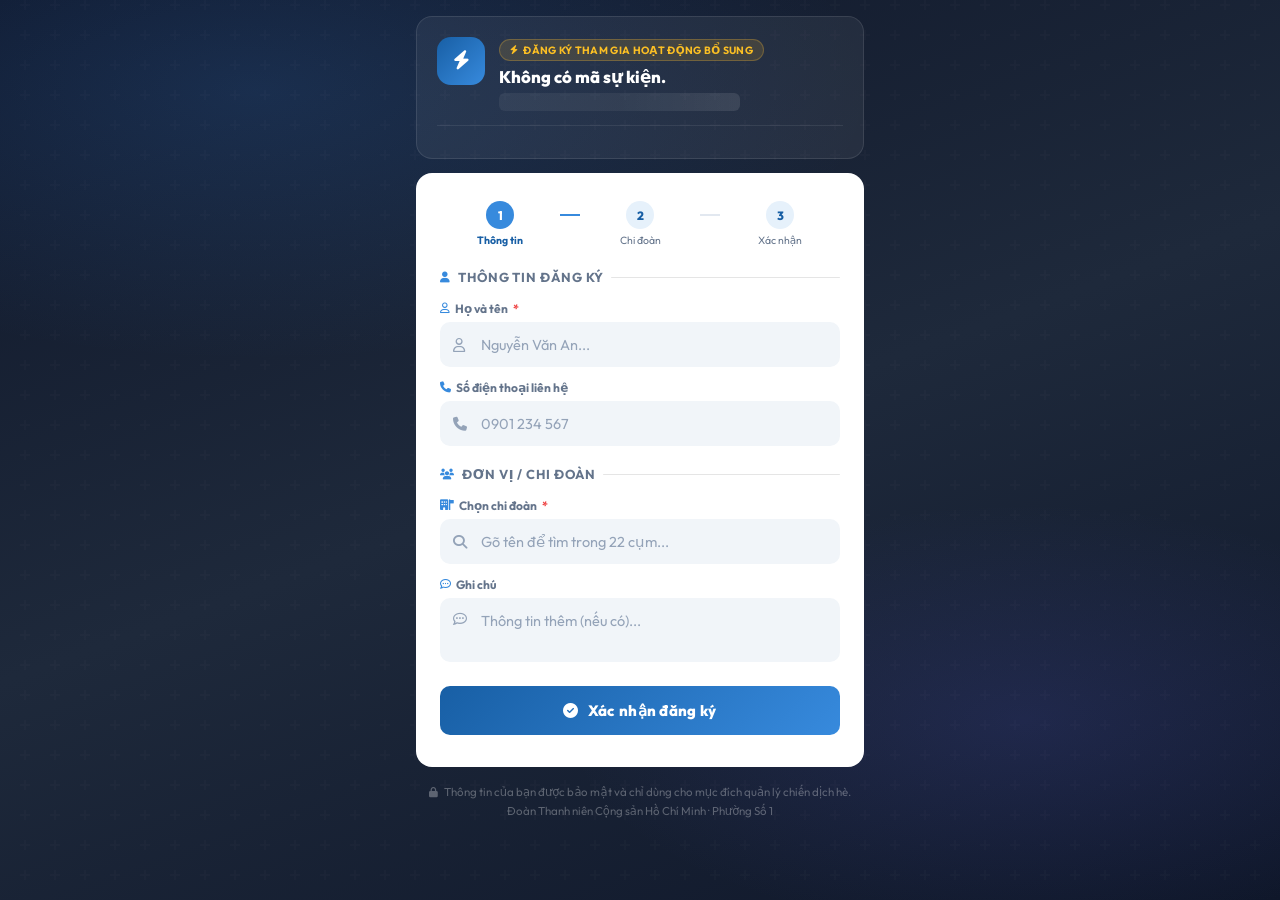
<file: event-register.html>
<!DOCTYPE html>
<html lang="vi">

<head>
  <meta charset="UTF-8">
  <meta name="viewport" content="width=device-width, initial-scale=1.0, maximum-scale=1.0">
  <title>Đăng ký hoạt động - Chiến dịch Hè 2026</title>
  <link rel="preconnect" href="https://fonts.googleapis.com">
  <link rel="preconnect" href="https://fonts.gstatic.com" crossorigin>
  <link href="https://fonts.googleapis.com/css2?family=Outfit:wght@300;400;500;600;700;800&display=swap"
    rel="stylesheet">
  <link rel="stylesheet" href="https://cdnjs.cloudflare.com/ajax/libs/font-awesome/6.4.0/css/all.min.css">

  <style>
    *,
    *::before,
    *::after {
      box-sizing: border-box;
      margin: 0;
      padding: 0;
    }

    :root {
      --blue: #185FA5;
      --blue-l: #E6F1FB;
      --blue-m: #378ADD;
      --green: #3B6D11;
      --green-l: #EAF3DE;
      --green-m: #639922;
      --red: #A32D2D;
      --red-l: #FCEBEB;
      --amber: #854F0B;
      --amber-l: #FAEEDA;
      --text: #1a202c;
      --muted: #64748b;
      --border: rgba(0, 0, 0, .1);
      --bg: #f8fafc;
      --card: #ffffff;
      --input-bg: #f1f5f9;
      --radius: 16px;
      --radius-sm: 10px;
    }

    html {
      scroll-behavior: smooth;
    }

    body {
      font-family: 'Outfit', system-ui, sans-serif;
      background: #0f172a;
      min-height: 100dvh;
      display: flex;
      flex-direction: column;
      align-items: center;
      padding: 0;
      position: relative;
      overflow-x: hidden;
    }

    /* ── Animated background ── */
    body::before {
      content: '';
      position: fixed;
      inset: 0;
      background:
        radial-gradient(ellipse 80% 50% at 20% 10%, rgba(56, 130, 221, .18) 0%, transparent 60%),
        radial-gradient(ellipse 60% 40% at 80% 80%, rgba(99, 102, 241, .14) 0%, transparent 60%),
        linear-gradient(160deg, #0f172a 0%, #1e293b 50%, #0f172a 100%);
      z-index: 0;
    }

    body::after {
      content: '';
      position: fixed;
      top: -50%;
      left: -50%;
      width: 200%;
      height: 200%;
      background: url("data:image/svg+xml,%3Csvg width='60' height='60' viewBox='0 0 60 60' xmlns='http://www.w3.org/2000/svg'%3E%3Cg fill='none' fill-rule='evenodd'%3E%3Cg fill='%23ffffff' fill-opacity='0.015'%3E%3Cpath d='M36 34v-4h-2v4h-4v2h4v4h2v-4h4v-2h-4zm0-30V0h-2v4h-4v2h4v4h2V6h4V4h-4zM6 34v-4H4v4H0v2h4v4h2v-4h4v-2H6zM6 4V0H4v4H0v2h4v4h2V6h4V4H6z'/%3E%3C/g%3E%3C/g%3E%3C/svg%3E");
      z-index: 0;
      pointer-events: none;
    }

    /* ── Header strip ── */
    .page-header {
      width: 100%;
      max-width: 480px;
      padding: 28px 20px 0;
      position: relative;
      z-index: 1;
      text-align: center;
    }

    .org-badge {
      display: inline-flex;
      align-items: center;
      gap: 7px;
      background: rgba(255, 255, 255, .08);
      border: 1px solid rgba(255, 255, 255, .12);
      color: rgba(255, 255, 255, .7);
      font-size: 11.5px;
      font-weight: 600;
      padding: 5px 14px;
      border-radius: 20px;
      margin-bottom: 20px;
      letter-spacing: .03em;
    }

    .org-badge i {
      color: #60a5fa;
      font-size: 10px;
    }

    /* ── Event info card (trên cùng) ── */
    .event-info-card {
      width: 100%;
      max-width: 480px;
      margin: 0px;
      background: rgba(255, 255, 255, .06);
      border: 1px solid rgba(255, 255, 255, .1);
      border-radius: var(--radius);
      padding: 20px;
      position: relative;
      z-index: 1;
    }

    .event-header-row {
      display: flex;
      align-items: flex-start;
      gap: 14px;
      margin-bottom: 14px;
    }

    .event-icon-circle {
      width: 48px;
      height: 48px;
      border-radius: 14px;
      background: linear-gradient(135deg, #185FA5, #378ADD);
      display: flex;
      align-items: center;
      justify-content: center;
      flex-shrink: 0;
      font-size: 1.2rem;
      color: #fff;
    }

    .event-tag {
      display: inline-flex;
      align-items: center;
      gap: 5px;
      background: rgba(255, 190, 50, .14);
      border: 1px solid rgba(255, 190, 50, .25);
      color: #fbbf24;
      font-size: 10.5px;
      font-weight: 700;
      padding: 3px 10px;
      border-radius: 20px;
      margin-bottom: 5px;
      letter-spacing: .03em;
    }

    .event-name {
      font-size: 1.05rem;
      font-weight: 800;
      color: #fff;
      line-height: 1.3;
    }

    .event-meta-chips {
      display: flex;
      flex-wrap: wrap;
      gap: 7px;
      border-top: 1px solid rgba(255, 255, 255, .08);
      padding-top: 12px;
    }

    .event-chip {
      display: inline-flex;
      align-items: center;
      gap: 5px;
      background: rgba(255, 255, 255, .06);
      border: 1px solid rgba(255, 255, 255, .09);
      color: rgba(255, 255, 255, .65);
      font-size: 11.5px;
      font-weight: 500;
      padding: 5px 11px;
      border-radius: 8px;
    }

    .event-chip i {
      color: #60a5fa;
      font-size: 10px;
    }

    /* ── Main form card ── */
    .form-card {
      width: 100%;
      max-width: 480px;
      background: #ffffff;
      border-radius: var(--radius);
      padding: 28px 24px 32px;
      position: relative;
      z-index: 1;
    }

    .form-section-title {
      font-size: 13px;
      font-weight: 700;
      color: var(--muted);
      text-transform: uppercase;
      letter-spacing: .07em;
      margin-bottom: 16px;
      display: flex;
      align-items: center;
      gap: 7px;
    }

    .form-section-title::after {
      content: '';
      flex: 1;
      height: 1px;
      background: var(--border);
      border-radius: 1px;
    }

    /* Input group */
    .inp-group {
      margin-bottom: 13px;
    }

    .inp-label {
      font-size: 12px;
      font-weight: 700;
      color: var(--muted);
      margin-bottom: 6px;
      display: flex;
      align-items: center;
      gap: 5px;
    }

    .inp-label .req {
      color: #ef4444;
    }

    .inp-wrap {
      position: relative;
    }

    .inp-wrap .inp-icon {
      position: absolute;
      left: 13px;
      top: 50%;
      transform: translateY(-50%);
      color: #94a3b8;
      font-size: 14px;
      pointer-events: none;
      z-index: 2;
    }

    .inp-field {
      width: 100%;
      padding: 12px 14px 12px 40px;
      font-family: 'Outfit', sans-serif;
      font-size: 14.5px;
      font-weight: 500;
      color: var(--text);
      background: var(--input-bg);
      border: 1.5px solid transparent;
      border-radius: var(--radius-sm);
      outline: none;
      transition: all .2s;
      -webkit-appearance: none;
    }

    .inp-field:focus {
      background: #fff;
      border-color: #378ADD;
      box-shadow: 0 0 0 3px rgba(55, 138, 221, .12);
    }

    .inp-field::placeholder {
      color: #94a3b8;
      font-weight: 400;
    }

    /* Searchable dropdown */
    .dropdown-wrap {
      position: relative;
    }

    .dropdown-list {
      position: absolute;
      top: calc(100% + 5px);
      left: 0;
      right: 0;
      background: #fff;
      border: 1.5px solid #378ADD;
      border-radius: var(--radius-sm);
      max-height: 320px;
      overflow-y: auto;
      z-index: 100;
      box-shadow: 0 12px 32px rgba(0, 0, 0, .13);
      display: none;
      scrollbar-width: thin;
    }

    .dropdown-list::-webkit-scrollbar {
      width: 4px;
    }

    .dropdown-list::-webkit-scrollbar-thumb {
      background: #cbd5e1;
      border-radius: 2px;
    }

    .dd-item {
      padding: 10px 14px;
      font-size: 13px;
      font-weight: 500;
      color: var(--text);
      cursor: pointer;
      border-bottom: 1px solid #f1f5f9;
      transition: all .15s;
      display: flex;
      align-items: flex-start;
      gap: 8px;
      line-height: 1.55;
    }

    .dd-item:last-child {
      border-bottom: none;
    }

    .dd-item:hover {
      background: #E6F1FB;
      color: #185FA5;
    }

    .dd-item i {
      color: #378ADD;
      font-size: 12px;
      flex-shrink: 0;
    }

    .dd-item.empty {
      color: #94a3b8;
      cursor: default;
      font-size: 13px;
    }

    .dd-item.empty:hover {
      background: none;
      color: #94a3b8;
    }

    /* Submit button */
    .submit-btn {
      width: 100%;
      padding: 15px 20px;
      background: linear-gradient(135deg, #185FA5 0%, #378ADD 100%);
      color: #fff;
      border: none;
      border-radius: var(--radius-sm);
      font-family: 'Outfit', sans-serif;
      font-size: 15px;
      font-weight: 800;
      cursor: pointer;
      display: flex;
      align-items: center;
      justify-content: center;
      gap: 9px;
      transition: all .2s;
      margin-top: 6px;
      letter-spacing: .02em;
      -webkit-appearance: none;
    }

    .submit-btn:hover {
      filter: brightness(1.07);
      transform: translateY(-1px);
    }

    .submit-btn:active {
      transform: translateY(0) scale(.98);
    }

    .submit-btn:disabled {
      opacity: .6;
      cursor: not-allowed;
      transform: none;
      filter: none;
    }

    /* Result message */
    .result-box {
      border-radius: var(--radius-sm);
      padding: 14px 16px;
      font-size: 14px;
      font-weight: 600;
      text-align: center;
      margin-top: 14px;
      display: none;
      align-items: center;
      justify-content: center;
      gap: 8px;
    }

    .result-box.success {
      display: flex;
      background: var(--green-l);
      color: var(--green);
      border: 1px solid rgba(59, 109, 17, .2);
    }

    .result-box.error {
      display: flex;
      background: var(--red-l);
      color: var(--red);
      border: 1px solid rgba(163, 45, 45, .2);
    }

    /* Footer note */
    .page-footer {
      width: 100%;
      max-width: 480px;
      padding: 16px 20px 32px;
      text-align: center;
      position: relative;
      z-index: 1;
    }

    .footer-note {
      font-size: 11.5px;
      color: rgba(255, 255, 255, .3);
      line-height: 1.6;
    }

    /* Wrapper for spacing */
    .page-body {
      width: 100%;
      max-width: 480px;
      padding: 16px 16px 0;
      display: flex;
      flex-direction: column;
      gap: 14px;
      position: relative;
      z-index: 1;
    }

    /* Loading skeleton for event info */
    .skeleton {
      background: linear-gradient(90deg, rgba(255, 255, 255, .06) 25%, rgba(255, 255, 255, .1) 50%, rgba(255, 255, 255, .06) 75%);
      background-size: 200% 100%;
      animation: shimmer 1.5s infinite;
      border-radius: 6px;
    }

    @keyframes shimmer {
      to {
        background-position: -200% 0;
      }
    }

    /* Step indicator */
    .step-row {
      display: flex;
      align-items: center;
      gap: 0;
      margin-bottom: 20px;
    }

    .step-dot {
      width: 28px;
      height: 28px;
      border-radius: 50%;
      background: var(--blue-l);
      color: var(--blue);
      display: flex;
      align-items: center;
      justify-content: center;
      font-size: 12px;
      font-weight: 800;
      flex-shrink: 0;
    }

    .step-dot.active {
      background: var(--blue-m);
      color: #fff;
    }

    .step-line {
      flex: 1;
      height: 2px;
      background: #e2e8f0;
    }

    .step-line.done {
      background: var(--blue-m);
    }

    .step-label {
      font-size: 10.5px;
      color: var(--muted);
      text-align: center;
      margin-top: 4px;
    }

    .step-label.active {
      color: var(--blue);
      font-weight: 700;
    }

    .steps-grid {
      display: grid;
      grid-template-columns: 1fr auto 1fr auto 1fr;
      gap: 0;
      margin-bottom: 22px;
      align-items: start;
    }

    .step-col {
      display: flex;
      flex-direction: column;
      align-items: center;
    }

    .step-connector {
      display: flex;
      align-items: center;
      padding-top: 13px;
    }

    .step-connector div {
      width: 100%;
      height: 2px;
      background: #e2e8f0;
      min-width: 20px;
    }

    .step-connector div.done {
      background: var(--blue-m);
    }
  </style>
</head>

<body>



  <div class="page-body">

    <!-- Event info card -->
    <div class="event-info-card">
      <div class="event-header-row">
        <div class="event-icon-circle">
          <i class="fa-solid fa-bolt"></i>
        </div>
        <div style="flex:1; min-width:0;">
          <div class="event-tag"><i class="fa-solid fa-bolt" style="font-size:9px;"></i> ĐĂNG KÝ THAM GIA HOẠT ĐỘNG BỔ
            SUNG</div>
          <div class="event-name" id="eventTitlePublic">
            <span class="skeleton" style="display:block;height:18px;width:80%;border-radius:6px;"></span>
          </div>
          <div class="event-desc" id="eventDescPublic" style=" color:#E6F1FB;">
            <span class="skeleton"
              style="color:#E6F1FB;display:block;height:18px;width:70%;border-radius:6px;margin-top:6px;"></span>
          </div>
        </div>
      </div>
      <div class="event-meta-chips" id="eventMetaChips">
        <!-- filled by JS -->
      </div>
    </div>

    <!-- Form card -->
    <div class="form-card" id="publicRegisterForm">

      <!-- Steps -->
      <div class="steps-grid">
        <div class="step-col">
          <div class="step-dot active">1</div>
          <div class="step-label active">Thông tin</div>
        </div>
        <div class="step-connector">
          <div class="done"></div>
        </div>
        <div class="step-col">
          <div class="step-dot" id="step2dot">2</div>
          <div class="step-label" id="step2lbl">Chi đoàn</div>
        </div>
        <div class="step-connector">
          <div id="step2line"></div>
        </div>
        <div class="step-col">
          <div class="step-dot" id="step3dot">3</div>
          <div class="step-label" id="step3lbl">Xác nhận</div>
        </div>
      </div>

      <div class="form-section-title">
        <i class="fa-solid fa-user" style="color:#378ADD;font-size:11px;"></i> Thông tin đăng ký
      </div>

      <!-- Họ tên -->
      <div class="inp-group">
        <div class="inp-label"><i class="fa-regular fa-user" style="color:#378ADD;font-size:11px;"></i> Họ và tên <span
            class="req">*</span></div>
        <div class="inp-wrap">
          <i class="inp-icon fa-regular fa-user"></i>
          <input type="text" id="prName" class="inp-field" placeholder="Nguyễn Văn An..." autocomplete="name" required>
        </div>
      </div>

      <!-- Số điện thoại -->
      <div class="inp-group">
        <div class="inp-label"><i class="fa-solid fa-phone" style="color:#378ADD;font-size:11px;"></i> Số điện thoại
          liên hệ</div>
        <div class="inp-wrap">
          <i class="inp-icon fa-solid fa-phone"></i>
          <input type="tel" id="prPhone" class="inp-field" placeholder="0901 234 567" autocomplete="tel">
        </div>
      </div>

      <div class="form-section-title" style="margin-top:20px;">
        <i class="fa-solid fa-users" style="color:#378ADD;font-size:11px;"></i> Đơn vị / Chi đoàn
      </div>

      <!-- Searchable chi đoàn -->
      <div class="inp-group">
        <div class="inp-label"><i class="fa-solid fa-building-flag" style="color:#378ADD;font-size:11px;"></i> Chọn chi
          đoàn <span class="req">*</span></div>
        <div class="inp-wrap dropdown-wrap">
          <i class="inp-icon fa-solid fa-magnifying-glass"></i>
          <input type="text" id="prChiDoanSearch" class="inp-field" placeholder="Gõ tên để tìm trong 22 cụm..."
            autocomplete="off">
          <input type="hidden" id="prChiDoan">
          <div id="chiDoanDropdownList" class="dropdown-list"></div>
        </div>
      </div>

      <!-- Ghi chú -->
      <div class="inp-group" style="margin-bottom:20px;">
        <div class="inp-label"><i class="fa-regular fa-comment-dots" style="color:#378ADD;font-size:11px;"></i> Ghi chú
        </div>
        <div class="inp-wrap">
          <i class="inp-icon fa-regular fa-comment-dots" style="top:14px;transform:none;"></i>
          <textarea id="prNote" class="inp-field" rows="2" placeholder="Thông tin thêm (nếu có)..."
            style="padding-top:12px;resize:none;"></textarea>
        </div>
      </div>

      <!-- Submit -->
      <button class="submit-btn" id="btnRegSubmit" type="button">
        <i class="fa-solid fa-circle-check"></i> Xác nhận đăng ký
      </button>

      <!-- Result -->
      <div class="result-box" id="resultBox">
        <i class="fa-solid fa-circle-check" id="resultIcon"></i>
        <span id="resultMsg"></span>
      </div>

    </div>

  </div>

  <div class="page-footer">
    <div class="footer-note">
      <i class="fa-solid fa-lock" style="font-size:10px;margin-right:4px;"></i>
      Thông tin của bạn được bảo mật và chỉ dùng cho mục đích quản lý chiến dịch hè.<br>
      Đoàn Thanh niên Cộng sản Hồ Chí Minh · Phường Số 1
    </div>
  </div>

  <script src="app.js"></script>
  <script>
    (function () {

      const LIST_CHI_DOAN_LOCAL = {
        "Cụm 1": [
          "Chi đoàn Thanh niên Tổ dân phố Đồi Dinh",
          "Chi đoàn Thanh niên Tổ dân phố Nguyễn Văn Trỗi",
          "Chi đoàn Thanh niên Tổ dân phố Phan Bội Châu",
          "Chi đoàn Thanh niên Tổ dân phố Đoàn Kết",
          "Chi đoàn Thanh niên Tổ dân phố Hòa Bình",
          "Chi đoàn Thanh niên Tổ dân phố Nam Kỳ Khởi Nghĩa",
          "Chi đoàn Thanh niên Tổ dân phố Ánh Sáng"
        ],
        "Cụm 2": [
          "Chi đoàn Thanh niên Tổ dân phố Đa Hòa",
          "Chi đoàn Thanh niên Tổ dân phố Mimosa",
          "Chi đoàn Thanh niên Tổ dân phố Hàm Nghi",
          "Chi đoàn Thanh niên Tổ dân phố Trưng Vương",
          "Chi đoàn Thanh niên Tổ dân phố Tô Ngọc Vân"
        ],
        "Cụm 3": [
          "Chi đoàn Thanh niên Tổ dân phố Bùi Thị Xuân 1",
          "Chi đoàn Thanh niên Tổ dân phố Võ Thị Sáu",
          "Chi đoàn Thanh niên Tổ dân phố Lý Tự Trọng"
        ],
        "Cụm 4": [
          "Chi đoàn Thanh niên Tổ dân phố Nguyễn Thị Nghĩa",
          "Chi đoàn Thanh niên Tổ dân phố Bùi Thị Xuân 2"
        ],
        "Cụm 5": [
          "Chi đoàn Thanh niên Tổ dân phố Nguyễn Lương Bằng",
          "Chi đoàn Thanh niên Tổ dân phố Nguyễn Du",
          "Chi đoàn Thanh niên Tổ dân phố Mỹ Lộc",
          "Chi đoàn Thanh niên Tổ dân phố Cổ Loa"
        ],
        "Cụm 6": [
          "Chi đoàn Thanh niên Tổ dân phố An Dương Vương",
          "Chi đoàn Thanh niên Tổ dân phố Phan Đình Phùng 1",
          "Chi đoàn Thanh niên Tổ dân phố Phan Đình Phùng 2",
          "Chi đoàn Thanh niên Tổ dân phố Nguyễn Công Trứ"
        ],
        "Cụm 7": [
          "Chi đoàn Thanh niên Tổ dân phố Phạm Ngũ Lão",
          "Chi đoàn Thanh niên Tổ dân phố Lê Đại Hành"
        ],
        "Cụm 8": [
          "Chi đoàn Thanh niên Tổ dân phố Lê Hồng Phong",
          "Chi đoàn Thanh niên Tổ dân phố An Lạc 1",
          "Chi đoàn Thanh niên Tổ dân phố An Lạc 2",
          "Chi đoàn Thanh niên Tổ dân phố Trần Phú"
        ],
        "Cụm 9": [
          "Chi đoàn Thanh niên Tổ dân phố Xuân An",
          "Chi đoàn Thanh niên Tổ dân phố Suối Cát"
        ],
        "Cụm 10": [
          "Chi đoàn Thanh niên Tổ dân phố Nhà Chung",
          "Chi đoàn Thanh niên Tổ dân phố Hà Huy Tập 1",
          "Chi đoàn Thanh niên Tổ dân phố Hà Huy Tập 2",
          "Chi đoàn Thanh niên Tổ dân phố Tân Bình",
          "Chi đoàn Thanh niên Tổ dân phố Lương Thế Vinh"
        ],
        "Cụm 11": [
          "Chi đoàn Thanh niên Tổ dân phố Ba Tháng Tư",
          "Chi đoàn Thanh niên Tổ dân phố Đặng Thái Thân",
          "Chi đoàn Thanh niên Tổ dân phố Nguyễn Tri Phương"
        ],
        "Cụm 12": [
          "Chi đoàn Thanh niên Tổ dân phố An Bình 1",
          "Chi đoàn Thanh niên Tổ dân phố An Bình 2",
          "Chi đoàn Thanh niên Tổ dân phố Nguyễn Trung Trực 2"
        ],
        "Cụm 13": [
          "Chi đoàn Thanh niên Tổ dân phố Tô Hiến Thành",
          "Chi đoàn Thanh niên Tổ dân phố Tân Lạc"
        ],
        "Cụm 14": [
          "Chi đoàn Thanh niên Tổ dân phố Prenn",
          "Chi đoàn Thanh niên Tổ dân phố Sở Lăng"
        ],
        "Cụm 15": [
          "Chi đoàn Thanh niên Tổ dân phố Trường Chinh",
          "Chi đoàn Thanh niên Tổ dân phố Thiên Thành",
          "Chi đoàn Thanh niên Tổ dân phố Mạc Đĩnh Chi 1",
          "Chi đoàn Thanh niên Tổ dân phố Mạc Đĩnh Chi 2",
          "Chi đoàn Thanh niên Tổ dân phố Huỳnh Thúc Kháng",
          "Chi đoàn Thanh niên Tổ dân phố Trần Lê"
        ],
        "Cụm 16": [
          "Chi đoàn Thanh niên Tổ dân phố Thiện Mỹ",
          "Chi đoàn Thanh niên Tổ dân phố Đồng Thiện",
          "Chi đoàn Thanh niên Tổ dân phố Ngô Thì Nhậm",
          "Chi đoàn Thanh niên Tổ dân phố Nam Thiên",
          "Chi đoàn Thanh niên Tổ dân phố Huyền Trân Công Chúa",
          "Chi đoàn Thanh niên Tổ dân phố Ngô Thì Sỹ"
        ],
        "Cụm 17": [
          "Chi đoàn Thanh niên Tổ dân phố Đa Lợi",
          "Chi đoàn Thanh niên Tổ dân phố Hoàng Hoa Thám"
        ],
        "Cụm 18": [
          "Chi đoàn Thanh niên Tổ dân phố Yên Thế",
          "Chi đoàn Thanh niên Tổ dân phố Trần Quang Diệu",
          "Chi đoàn Thanh niên Tổ dân phố Trần Thái Tông"
        ],
        "Cụm 19": [
          "Chi đoàn Thanh niên Tổ dân phố Trần Hưng Đạo",
          "Chi đoàn Thanh niên Tổ dân phố Khởi Nghĩa Bắc Sơn",
          "Chi đoàn Thanh niên Tổ dân phố Trần Quý Cáp",
          "Chi đoàn Thanh niên Tổ dân phố Hồng Lạc"
        ],
        "Cụm 20": [
          "Chi đoàn Thanh niên Tổ dân phố Lê Văn Tám",
          "Chi đoàn Thanh niên Tổ dân phố Khe Sanh"
        ],
        "Cụm 21": [
          "Chi đoàn Thanh niên Tổ dân phố Nhất Thống",
          "Chi đoàn Thanh niên Tổ dân phố Phạm Hồng Thái",
          "Chi đoàn Thanh niên Tổ dân phố Yersin"
        ],
        "Cụm 22": [
          "Chi đoàn Thanh niên Tổ dân phố Nguyễn Trung Trực 1",
          "Chi đoàn Thanh niên Tổ dân phố An Sơn 1",
          "Chi đoàn Thanh niên Tổ dân phố An Sơn 2"
        ]
      };

      const qs = new URLSearchParams(window.location.search);
      const eventId = qs.get('eventId') || '';
      const apiUrl = (typeof CONFIG_API_URL !== 'undefined') ? CONFIG_API_URL : '';

      /* ── Load event info ── */
      if (apiUrl && eventId) {
        fetch(apiUrl + '?action=getExtraEvents')
          .then(r => r.json())
          .then(res => {
            const evt = (res.data || []).find(x => x.ID === eventId);
            const titleEl = document.getElementById('eventTitlePublic');
            const chipsEl = document.getElementById('eventMetaChips');
            if (evt) {
              titleEl.innerHTML = evt.Ten || 'Hoạt động đột xuất';
              titleEl.style.color = '#fff';
              // Description
              const descEl = document.getElementById('eventDescPublic');
              if (descEl) {
                descEl.textContent = evt.MoTa || '';
              }
              chipsEl.style.display = 'flex';
              const chips = [];
              if (evt.BatDau) {
                const date = new Date(evt.BatDau);
                const formatted = date.toLocaleString('vi-VN', { dateStyle: 'short', timeStyle: 'short' });
                chips.push(`<span class="event-chip"><i class="fa-regular fa-clock"></i> ${formatted}</span>`);
              }
              if (evt.DiaDiem) chips.push(`<span class="event-chip"><i class="fa-solid fa-location-dot"></i> ${evt.DiaDiem}</span>`);
              if (evt.GioiHan) chips.push(`<span class="event-chip"><i class="fa-solid fa-user-group"></i> ${evt.GioiHan} người</span>`);
              chipsEl.innerHTML = chips.join('');

            } else {
              titleEl.textContent = 'Không tìm thấy sự kiện này.';
              titleEl.style.color = '#f87171';
            }
          })
          .catch(() => {
            document.getElementById('eventTitlePublic').textContent = 'Lỗi kết nối. Thử lại sau.';
          });
      } else {
        document.getElementById('eventTitlePublic').textContent = eventId ? 'Đang tải thông tin...' : 'Không có mã sự kiện.';
      }

      /* ── Searchable dropdown ── */
      const searchInput = document.getElementById('prChiDoanSearch');
      const hiddenInput = document.getElementById('prChiDoan');
      const dropdownList = document.getElementById('chiDoanDropdownList');

      function renderDropdown(filter) {
        const q = (filter || '').trim().toLowerCase();
        const esc = s => s.replace(/[.*+?^${}()|[\]\\]/g, '\\$&');
        const hl = item => q ? item.replace(new RegExp('(' + esc(q) + ')', 'gi'), '<strong>$1</strong>') : item;

        const cumNames = Object.keys(LIST_CHI_DOAN_LOCAL);
        const filtered = q ? cumNames.filter(x => x.toLowerCase().includes(q)) : cumNames;

        if (!filtered.length) {
          dropdownList.innerHTML = `<div class="dd-item empty"><i class="fa-regular fa-face-frown"></i> Không tìm thấy cụm nào</div>`;
          return;
        }

        dropdownList.innerHTML = filtered.map(cum => {
          const tenTo = LIST_CHI_DOAN_LOCAL[cum].map(x => x.replace('Chi đoàn Thanh niên ', ''));
          const label = `${cum} (${tenTo.join(', ')})`;
          return `<div class="dd-item" data-val="${cum}"><i class="fa-solid fa-layer-group"></i> <span>${hl(label)}</span></div>`;
        }).join('');

        dropdownList.querySelectorAll('.dd-item:not(.empty)').forEach(div => {
          div.addEventListener('mousedown', e => {
            e.preventDefault();
            searchInput.value = div.dataset.val;
            hiddenInput.value = div.dataset.val;
            dropdownList.style.display = 'none';
            updateStep2();
          });
        });
      }

      searchInput.addEventListener('focus', () => {
        renderDropdown(searchInput.value);
        dropdownList.style.display = 'block';
      });

      searchInput.addEventListener('input', function () {
        hiddenInput.value = '';
        renderDropdown(this.value);
        dropdownList.style.display = 'block';
        updateStep2();
      });

      document.addEventListener('click', e => {
        if (!e.target.closest('.dropdown-wrap')) {
          dropdownList.style.display = 'none';
          if (!hiddenInput.value) {
            const typed = searchInput.value.trim().toLowerCase();
            const cumNames = Object.keys(LIST_CHI_DOAN_LOCAL);
            const exact = cumNames.find(x => x.toLowerCase() === typed);
            if (exact) { searchInput.value = exact; hiddenInput.value = exact; }
            else { searchInput.value = ''; }
          }
          updateStep2();
        }
      });

      /* ── Step indicator update ── */
      function updateStep2() {
        const has = !!hiddenInput.value;
        document.getElementById('step2dot').className = 'step-dot' + (has ? ' active' : '');
        document.getElementById('step2lbl').className = 'step-label' + (has ? ' active' : '');
        document.getElementById('step2line').className = has ? 'done' : '';
      }

      document.getElementById('prName').addEventListener('input', function () {
        const has = !!this.value.trim();
        document.getElementById('step3dot').className = 'step-dot' + (has ? ' active' : '');
        document.getElementById('step3lbl').className = 'step-label' + (has ? ' active' : '');
      });

      /* ── Submit ── */
      const btn = document.getElementById('btnRegSubmit');
      const resultBox = document.getElementById('resultBox');
      const resultIcon = document.getElementById('resultIcon');
      const resultMsg = document.getElementById('resultMsg');

      function showResult(type, msg) {
        resultBox.className = 'result-box ' + type;
        resultIcon.className = type === 'success'
          ? 'fa-solid fa-circle-check'
          : 'fa-solid fa-circle-exclamation';
        resultMsg.textContent = msg;
        resultBox.scrollIntoView({ behavior: 'smooth', block: 'nearest' });
      }

      btn.addEventListener('click', () => {
        const name = (document.getElementById('prName').value || '').trim();
        const phone = (document.getElementById('prPhone').value || '').trim();
        const chiDoan = hiddenInput.value || searchInput.value.trim();
        const note = (document.getElementById('prNote').value || '').trim();

        resultBox.className = 'result-box';

        if (!name) { showResult('error', 'Vui lòng nhập họ và tên!'); document.getElementById('prName').focus(); return; }
        if (!chiDoan) { showResult('error', 'Vui lòng chọn chi đoàn từ danh sách!'); searchInput.focus(); return; }
        if (!eventId) { showResult('error', 'Thiếu mã sự kiện — không thể đăng ký.'); return; }
        if (!apiUrl) { showResult('error', 'Chưa kết nối máy chủ. Vui lòng thử lại.'); return; }

        btn.disabled = true;
        btn.innerHTML = '<i class="fa-solid fa-spinner fa-spin"></i> Đang gửi đăng ký...';

        fetch(apiUrl, {
          method: 'POST', mode: 'cors',
          headers: { 'Content-Type': 'text/plain' },
          body: JSON.stringify({
            action: 'registerEvent',
            eventId, hoTen: name, sdt: phone,
            chiDoan, ghiChu: note, nguon: 'qr-form'
          })
        })
          .then(r => r.json())
          .then(res => {
            btn.disabled = false;
            btn.innerHTML = '<i class="fa-solid fa-circle-check"></i> Xác nhận đăng ký';
            if (res.success) {
              showResult('success', 'Đăng ký thành công! Chào mừng bạn tham gia hoạt động.');
              btn.innerHTML = '<i class="fa-solid fa-circle-check"></i> Đã đăng ký thành công';
              btn.style.background = 'linear-gradient(135deg, #3B6D11, #639922)';
              document.getElementById('prName').value = '';
              document.getElementById('prPhone').value = '';
              searchInput.value = '';
              hiddenInput.value = '';
              document.getElementById('prNote').value = '';
            } else {
              showResult('error', res.error || 'Lỗi đăng ký. Vui lòng thử lại.');
            }
          })
          .catch(() => {
            btn.disabled = false;
            btn.innerHTML = '<i class="fa-solid fa-circle-check"></i> Xác nhận đăng ký';
            showResult('error', 'Lỗi kết nối mạng. Kiểm tra internet và thử lại.');
          });
      });

    })();
  </script>
</body>

</html>
</file>
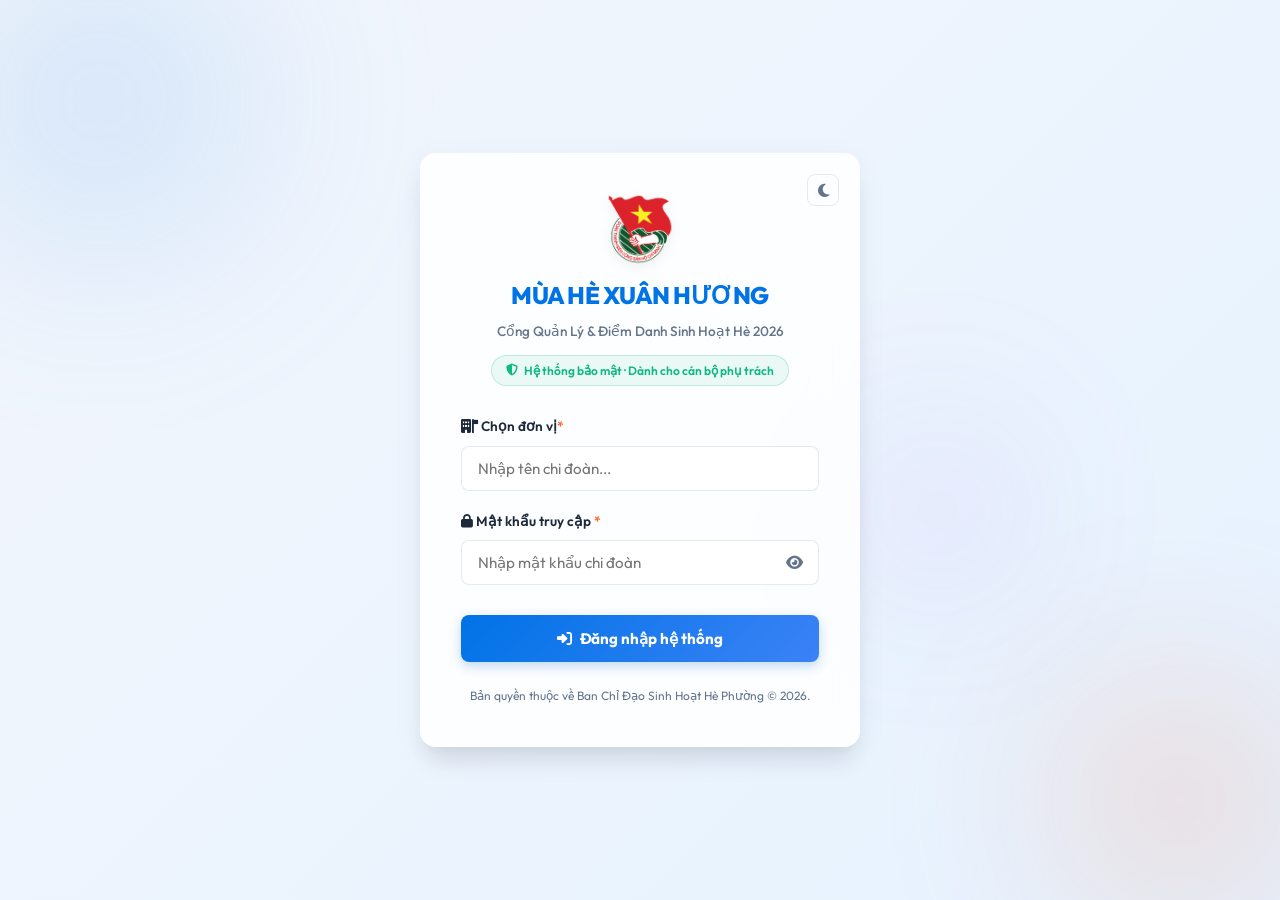
<file: event.html>
<!DOCTYPE html>
<html lang="vi">

<head>
  <meta charset="UTF-8">
  <meta name="viewport" content="width=device-width, initial-scale=1.0">
  <title>Lịch hoạt động 12 tuần - Cổng Thông Tin Sinh Hoạt Hè 2026</title>
  <meta name="description"
    content="Lịch trình chi tiết 12 tuần sinh hoạt hè và kế hoạch tổng thể từ tháng 6 đến tháng 8.">

  <script>
    (function () {
      const user = localStorage.getItem("summer_user");
      if (!user) { window.location.href = "login.html"; }
      const currentTheme = localStorage.getItem("theme");
      if (currentTheme === "dark") { document.documentElement.classList.add("dark-theme"); }
    })();
  </script>

  <link rel="preconnect" href="https://fonts.googleapis.com">
  <link rel="preconnect" href="https://fonts.gstatic.com" crossorigin>
  <link href="https://fonts.googleapis.com/css2?family=Outfit:wght@300;400;500;600;700;800&display=swap"
    rel="stylesheet">
  <link rel="stylesheet" href="https://cdnjs.cloudflare.com/ajax/libs/font-awesome/6.4.0/css/all.min.css">
  <link rel="stylesheet" href="style.css">

  <style>
    /* =====================================================
       TIMELINE SECTION — FIXED & POLISHED
       ===================================================== */

    .tl-section {
      margin-bottom: 48px;
    }

    .tl-section-header {
      margin-bottom: 24px;
    }

    .tl-section-title {
      font-size: 1.3rem;
      font-weight: 700;
      color: var(--text-main);
      margin-bottom: 6px;
      display: flex;
      align-items: center;
      gap: 10px;
    }

    /* ── [SỬA ĐỔI] Thẻ Card cha ── */
    .tl-card {
      background: var(--bg-card);
      border: 1px solid var(--border-color);
      border-radius: var(--radius-md);
      padding: 16px 20px 20px;
      position: relative;
      display: flex;
      flex-direction: column;
      /* gap: 10px; -> Bỏ thuộc tính gap chung để tự căn chỉnh khoảng cách chính xác hơn */
      transition: transform 0.2s ease, box-shadow 0.2s ease, border-color 0.2s ease;
      overflow: visible;
      height: 100%;
      /* Đảm bảo các card trong cùng 1 hàng có chiều cao bằng nhau */
    }

    /* ── [SỬA ĐỔI] Hàng chứa tháng và tag ── */
    .tl-card-top {
      display: flex;
      justify-content: space-between;
      align-items: center;
      padding-top: 10px;
      margin-bottom: 12px;
      /* Tạo khoảng cách cố định xuống phần tiêu đề */
      height: 24px;
      /* Cố định chiều cao để .tl-month và .tl-tag luôn thẳng hàng ngang */
    }

    .tl-month {
      font-size: 0.72rem;
      font-weight: 700;
      color: var(--text-muted);
      text-transform: uppercase;
      letter-spacing: 0.6px;
    }

    /* Status tags */
    .tl-tag {
      font-size: 0.7rem;
      font-weight: 600;
      padding: 3px 9px;
      border-radius: 20px;
      display: inline-flex;
      align-items: center;
      gap: 4px;
      white-space: nowrap;
      /* Không cho chữ trong tag bị xuống dòng */
    }

    /* ── [SỬA ĐỔI] Tiêu đề Card ── */
    .tl-title {
      font-size: 0.95rem;
      font-weight: 700;
      color: var(--text-main);
      line-height: 1.4;
      margin-bottom: 10px;

      /* KEY FIX: Giới hạn tiêu đề tối đa hiển thị 2 dòng. 
         Dù tiêu đề 1 dòng hay 2 dòng thì vùng này vẫn chiếm đúng diện tích đó, giúp hàng dưới không bị lệch */
      display: -webkit-box;
      -webkit-line-clamp: 2;
      -webkit-box-orient: vertical;
      overflow: hidden;
      text-overflow: ellipsis;
      min-height: 2.8em;
      /* 1.4 line-height * 2 dòng = 2.8em */
    }

    /* ── [SỬA ĐỔI] Phần mô tả dạt xuống dưới cùng ── */
    .tl-desc {
      font-size: 0.82rem;
      color: var(--text-muted);
      line-height: 1.65;
      flex: 1;
      /* Đẩy toàn bộ phần nút tuần (.tl-weeks) xuống đáy card */
      margin-bottom: 14px;
    }

    /* Week badges grid */
    .tl-weeks {
      display: grid;
      grid-template-columns: 1fr 1fr;
      gap: 6px;
      border-top: 1px solid var(--border-color);
      padding-top: 12px;
      margin-top: auto;
      /* Đảm bảo phần nút này luôn dính chặt vào đáy card */
    }

    .tl-grid {
      display: grid;
      grid-template-columns: repeat(3, minmax(0, 1fr));
      gap: 20px;
      padding-top: 26px;
    }

    .tl-card {
      background: var(--bg-card);
      border: 1px solid var(--border-color);
      border-radius: var(--radius-md);
      padding: 16px 20px 20px;
      position: relative;
      transition: transform 0.2s ease, box-shadow 0.2s ease, border-color 0.2s ease;
      overflow: visible;

      /* Bật lưới cha cho card và chiếm 4 hàng cấu trúc */
      display: grid;
      grid-row: span 4;
      grid-template-rows: subgrid;
      gap: 10px;
    }

    @media (max-width: 900px) {
      .tl-grid {
        grid-template-columns: 1fr;
        padding-top: 16px;
      }

      .tl-card {
        grid-row: auto;
        display: flex;
        flex-direction: column;
      }
    }

    .tl-section-sub {
      font-size: 0.9rem;
      color: var(--text-muted);
    }

    /* Progress bar */
    .tl-progress-track {
      height: 4px;
      background: var(--border-color);
      border-radius: 2px;
      margin-bottom: 2rem;
      position: relative;
      overflow: visible;
    }

    .tl-progress-fill {
      height: 100%;
      width: 58%;
      background: linear-gradient(90deg, #1D9E75, #e8009a, #EF9F27);
      border-radius: 2px;
      position: relative;
    }

    .tl-progress-fill::after {
      content: '';
      position: absolute;
      right: -6px;
      top: -4px;
      width: 12px;
      height: 12px;
      border-radius: 50%;
      background: #4737f2;
      border: 2px solid var(--bg-card);
      box-shadow: 0 0 0 3px rgba(127, 119, 221, 0.25);
    }

    /* Grid — KEY FIX: padding-top to allow nodes to overflow */
    .tl-grid {
      display: grid;
      grid-template-columns: repeat(3, minmax(0, 1fr));
      gap: 20px;
      padding-top: 26px;
      /* space for the floating node */
    }

    @media (max-width: 900px) {
      .tl-grid {
        grid-template-columns: 1fr;
        padding-top: 16px;
      }
    }

    /* Card */
    .tl-card {
      background: var(--bg-card);
      border: 1px solid var(--border-color);
      border-radius: var(--radius-md);
      padding: 16px 20px 20px;
      position: relative;
      display: flex;
      flex-direction: column;
      gap: 10px;
      transition: transform 0.2s ease, box-shadow 0.2s ease, border-color 0.2s ease;
      overflow: visible;
      /* allow node to stick out */
    }

    .tl-card:hover {
      transform: translateY(-5px);
      box-shadow: var(--shadow-md);
    }

    .tl-card.done {
      border-color: #5DCAA5;
    }

    .tl-card.active {
      border-color: #7F77DD;
      border-width: 1.5px;
      background: linear-gradient(135deg, var(--bg-card), rgba(127, 119, 221, 0.04));
    }

    .tl-card.upcoming {
      border-color: #f8df1f;
    }

    /* Floating node icon — KEY FIX: position & border */
    .tl-node {
      position: absolute;
      top: -18px;
      left: 50%;
      transform: translateX(-50%);
      width: 36px;
      height: 36px;
      border-radius: 50%;
      display: flex;
      align-items: center;
      justify-content: center;
      font-size: 14px;
      color: #fff;
      border: 2.5px solid var(--bg-main);
      /* separates node from card */
      z-index: 2;
      transition: transform 0.25s ease, box-shadow 0.25s ease;
    }

    .tl-card:hover .tl-node {
      transform: translateX(-50%) scale(1.15);
    }

    .tl-node.done {
      background: #1D9E75;
      box-shadow: 0 4px 10px rgba(29, 158, 117, 0.35);
    }

    .tl-node.active {
      background: #7F77DD;
      box-shadow: 0 4px 10px rgba(127, 119, 221, 0.45);
      animation: tl-pulse 2s infinite;
    }

    .tl-node.upcoming {
      background: #f8df1f;
      box-shadow: 0 4px 10px rgba(136, 135, 128, 0.25);
    }

    @keyframes tl-pulse {
      0% {
        box-shadow: 0 0 0 0 rgba(127, 119, 221, 0.55);
      }

      70% {
        box-shadow: 0 0 0 10px rgba(127, 119, 221, 0);
      }

      100% {
        box-shadow: 0 0 0 0 rgba(127, 119, 221, 0);
      }
    }

    /* Card top row */
    .tl-card-top {
      display: flex;
      justify-content: space-between;
      align-items: center;
      padding-top: 10px;
      /* push below the node */
    }

    .tl-month {
      font-size: 0.72rem;
      font-weight: 700;
      color: var(--text-muted);
      text-transform: uppercase;
      letter-spacing: 0.6px;
    }

    .tl-card.active .tl-month {
      color: #534AB7;
    }

    /* Status tags */
    .tl-tag {
      font-size: 0.7rem;
      font-weight: 600;
      padding: 3px 9px;
      border-radius: 20px;
      display: inline-flex;
      align-items: center;
      gap: 4px;
    }

    .tl-tag.done {
      background: #E1F5EE;
      color: #0F6E56;
    }

    .tl-tag.active {
      background: #EEEDFE;
      color: #534AB7;
    }

    .tl-tag.upcoming {
      background: var(--border-color);
      color: var(--text-muted);
    }

    /* Title & desc */
    .tl-title {
      font-size: 0.95rem;
      font-weight: 700;
      color: var(--text-main);
      line-height: 1.4;
    }

    .tl-card.active .tl-title {
      color: #3C3489;
    }

    .tl-desc {
      font-size: 0.82rem;
      color: var(--text-muted);
      line-height: 1.65;
      flex: 1;
    }

    /* Week badges grid */
    .tl-weeks {
      display: grid;
      grid-template-columns: 1fr 1fr;
      gap: 6px;
      border-top: 1px solid var(--border-color);
      padding-top: 12px;
      margin-top: 4px;
    }

    .tl-week-btn {
      font-size: 0.75rem;
      font-weight: 600;
      padding: 7px 8px;
      border-radius: 8px;
      text-align: center;
      border: 1px solid var(--border-color);
      color: var(--text-muted);
      background: var(--bg-main);
      text-decoration: none;
      display: flex;
      align-items: center;
      justify-content: center;
      gap: 5px;
      transition: all 0.15s ease;
    }

    .tl-week-btn:hover {
      background: #7F77DD;
      color: #fff;
      border-color: #7F77DD;
      transform: translateY(-2px);
      box-shadow: 0 4px 10px rgba(127, 119, 221, 0.3);
    }

    .tl-card.done .tl-week-btn:hover {
      background: #1D9E75;
      border-color: #1D9E75;
      box-shadow: 0 4px 10px rgba(29, 158, 117, 0.3);
    }

    /* Dark mode adjustments */
    body.dark-theme .tl-node {
      border-color: var(--bg-main);
    }

    body.dark-theme .tl-progress-fill::after {
      border-color: var(--bg-main);
    }
  </style>
</head>

<body>

  <!-- Mobile Header -->
  <div class="mobile-header">
    <div class="mobile-logo-area">
      <img src="image/logo_DTN.webp" alt="Logo" class="mobile-logo-img">
      <span class="mobile-brand-title">MÙA HÈ XUÂN HƯƠNG - ĐÀ LẠT</span>
    </div>
    <button class="mobile-hamburger" id="mobileMenuBtn" aria-label="Toggle Navigation">
      <i class="fa-solid fa-bars"></i>
    </button>
  </div>

  <!-- Sidebar Overlay -->
  <div class="sidebar-overlay" id="sidebarOverlay"></div>

  <!-- Left Sidebar -->
  <aside class="sidebar" id="sidebar">
    <div class="sidebar-brand">
      <img src="image/logo_DTN.webp" alt="Logo" class="brand-logo">
      <div class="brand-info">
        <span class="brand-title">MÙA HÈ XUÂN HƯƠNG - ĐÀ LẠT</span>
        <span class="brand-subtitle">Chiến Dịch Hè 2026</span>
      </div>
    </div>

    <nav class="sidebar-menu">
      <a href="dashboard.html" class="sidebar-link" id="link-dashboard"><i class="fa-solid fa-chart-line"></i> Trang
        chủ</a>
      <a href="event.html" class="sidebar-link active" id="link-event"><i class="fa-solid fa-calendar-days"></i> Kế
        hoạch & Lịch trình</a>
      <a href="sudden_events.html" class="sidebar-link" id="link-sudden-events"><i class="fa-solid fa-bolt"></i> Hoạt
        động đột xuất</a>
      <a href="attendance.html" class="sidebar-link" id="link-attendance"><i class="fa-solid fa-clipboard-user"></i>
        Điểm danh chuyên cần</a>
      <a href="gallery.html" class="sidebar-link" id="link-gallery"><i class="fa-solid fa-images"></i> Thư viện hình
        ảnh</a>
    </nav>

    <div class="sidebar-footer">
      <div class="sidebar-theme-area">
        <span>Chế độ tối</span>
        <button id="themeToggle" class="theme-toggle-btn" aria-label="Toggle Theme">
          <i class="fa-solid fa-moon"></i>
        </button>
      </div>
      <div class="sidebar-profile">
        <div class="profile-avatar">BTC</div>
        <div class="profile-info">
          <span class="profile-name">Ban Chỉ Đạo Hè</span>
          <span class="profile-role">Người điều hành</span>
        </div>
      </div>
    </div>
  </aside>

  <!-- Main Content -->
  <main class="main-content">

    <!-- Topbar -->
    <header class="topbar">
      <h2 class="topbar-title">Lịch hoạt động 10 tuần chi tiết</h2>
      <div class="topbar-meta">
        <span><i class="fa-solid fa-map-location-dot"></i> Địa điểm: Phường Xuân Hương - Đà Lạt</span>
        <span><i class="fa-regular fa-clock"></i> Cập nhật: 2026-05-25</span>
      </div>
    </header>

    <div class="container-fluid">

      <!-- Hero -->



      <!-- ========== END TIMELINE ========== -->

      <!-- Weekly Schedule Section -->
      <section class="weekly-section">
        <div class="section-header">
          <h3 class="section-title"><i class="fa-solid fa-calendar-check text-green"></i> Lịch hoạt động 12 tuần chi
            tiết</h3>
          <p class="section-subtitle">Nhấp chọn nhãn để lọc nhanh chủ điểm hoạt động hè.</p>
        </div>

        <div class="note-card">
          <strong>Lưu ý:</strong> Sử dụng bộ lọc chủ đề để thu gọn hoạt động theo kỹ năng, thể thao, tình nguyện, học
          tập và nghệ thuật.
        </div>

        <div class="filter-tabs-container">
          <div class="filter-tabs" id="weeklyFilters">
            <button class="filter-btn active" data-filter="all">Tất cả</button>
            <button class="filter-btn" data-filter="khai mạc"><i class="fa-solid fa-flag"></i> Khai mạc</button>
            <button class="filter-btn" data-filter="kỹ năng"><i class="fa-solid fa-lightbulb"></i> Kỹ năng</button>
            <button class="filter-btn" data-filter="tình nguyện"><i class="fa-solid fa-hand-holding-heart"></i> Tình
              nguyện</button>
            <button class="filter-btn" data-filter="sức khỏe"><i class="fa-solid fa-heart-pulse"></i> Sức khỏe</button>
            <button class="filter-btn" data-filter="đối thoại"><i class="fa-solid fa-comments"></i> Đối Thoại</button>
            <button class="filter-btn" data-filter="sinh hoạt"><i class="fa-solid fa-users"></i> Sinh Hoạt</button>
            <button class="filter-btn" data-filter="thể thao"><i class="fa-solid fa-person-running"></i> Thể
              Thao</button>
            <button class="filter-btn" data-filter="môi trường"><i class="fa-solid fa-leaf"></i> Môi Trường</button>
            <button class="filter-btn" data-filter="pháp luật"><i class="fa-solid fa-scale-balanced"></i> Pháp
              Luật</button>
            <button class="filter-btn" data-filter="an toàn"><i class="fa-solid fa-shield-halved"></i> An toàn</button>
            <button class="filter-btn" data-filter="tri ân"><i class="fa-solid fa-medal"></i> Tri Ân</button>
            <button class="filter-btn" data-filter="văn nghệ"><i class="fa-solid fa-music"></i> Văn Nghệ</button>
            <button class="filter-btn" data-filter="trại hè"><i class="fa-solid fa-campground"></i> Trại Hè</button>
            <button class="filter-btn" data-filter="khen thưởng"><i class="fa-solid fa-award"></i> Khen Thưởng</button>
            <button class="filter-btn" data-filter="tổng kết"><i class="fa-solid fa-chart-line"></i> Tổng Kết</button>
            <button class="filter-btn" data-filter="bế mạc"><i class="fa-solid fa-flag-checkered"></i> Bế Mạc</button>
          </div>
        </div>

        <div class="weekly-slider-wrapper">
          <button class="slider-nav-btn prev-btn" id="prevWeekBtn" aria-label="Previous weeks">
            <i class="fa-solid fa-chevron-left"></i>
          </button>
          <div class="weekly-slider" id="weeklySlider">
            <!-- Injected via app.js -->
          </div>
          <button class="slider-nav-btn next-btn" id="nextWeekBtn" aria-label="Next weeks">
            <i class="fa-solid fa-chevron-right"></i>
          </button>
        </div>
      </section>

    </div>
  </main>

  <!-- Weekly Details Modal -->
  <div class="modal" id="weeklyModal">
    <div class="modal-dialog">
      <div class="modal-content">
        <div class="modal-header">
          <h3 class="modal-title" id="weeklyModalTitle">Chi Tiết Hoạt Động Tuần</h3>
          <button class="modal-close" id="closeWeeklyModal">&times;</button>
        </div>
        <div class="modal-body" id="weeklyModalBody">
          <!-- Populated via app.js -->
        </div>
      </div>
    </div>
  </div>

  <script src="https://cdnjs.cloudflare.com/ajax/libs/gsap/3.12.2/gsap.min.js"
    integrity="sha512-rVoIWpJ2LBr6JCM3N8yoSapF4SbV0qu9e8+6uok5p+AVaDaqL0xV8mKqTacPfLz7V/sM8t3i38N4c4abGQv1Ng=="
    crossorigin="anonymous" referrerpolicy="no-referrer"></script>
  <script src="app.js"></script>

</body>

</html>
</file>
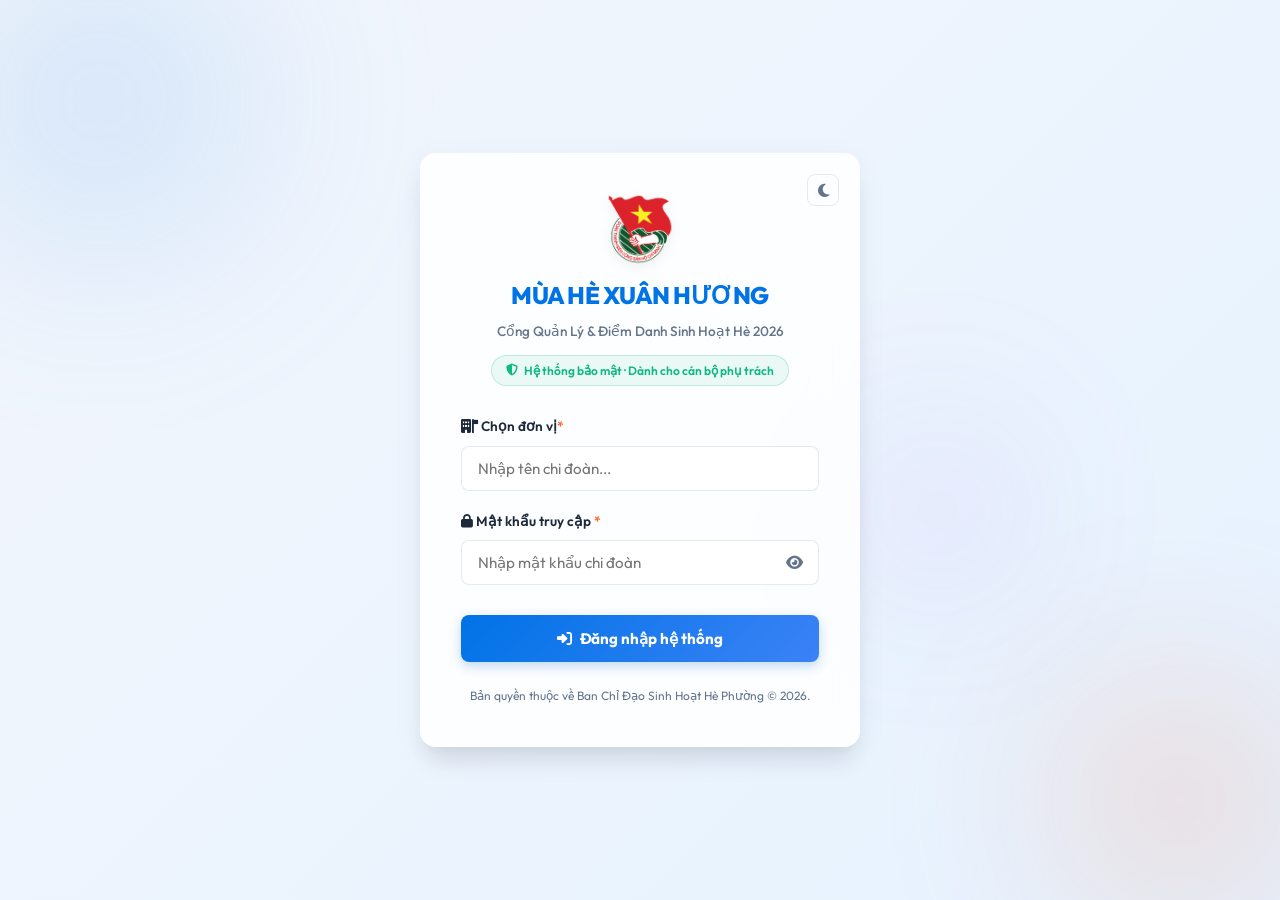
<file: gallery.html>
<!DOCTYPE html>
<html lang="vi">

<head>
  <meta charset="UTF-8">
  <meta name="viewport" content="width=device-width, initial-scale=1.0">
  <title>Thư Viện Ảnh - Cổng Thông Tin Sinh Hoạt Hè 2026</title>
  <meta name="description"
    content="Hình ảnh và hoạt động nổi bật diễn ra trong chiến dịch hè 2026 của học sinh và thanh thiếu niên.">
  <script>
    (function () {
      const user = localStorage.getItem("summer_user");
      if (!user) {
        window.location.href = "login.html";
      }
      const currentTheme = localStorage.getItem("theme");
      if (currentTheme === "dark") {
        document.documentElement.classList.add("dark-theme");
      }
    })();
  </script>
  <!-- Google Fonts: Outfit -->
  <link rel="preconnect" href="https://fonts.googleapis.com">
  <link rel="preconnect" href="https://fonts.gstatic.com" crossorigin>
  <link href="https://fonts.googleapis.com/css2?family=Outfit:wght@300;400;500;600;700;800&display=swap"
    rel="stylesheet">
  <!-- Font Awesome for Icons -->
  <link rel="stylesheet" href="https://cdnjs.cloudflare.com/ajax/libs/font-awesome/6.4.0/css/all.min.css">
  <!-- Stylesheet -->
  <link rel="stylesheet" href="style.css">

  <!-- CSS bổ sung để làm Padlet tràn màn hình -->
  <style>
    /* Biến khu vực chính thành Flexbox để kéo dãn nội dung */
    .main-content {
      display: flex;
      flex-direction: column;
      height: 100vh;
      /* Full chiều cao màn hình */
      padding: 0 !important;
      /* Xóa bỏ padding mặc định của main */
      overflow: hidden;
      /* Ngăn cuộn trang chính khi đã có cuộn trong Padlet */
    }

    /* Đảm bảo container chiếm trọn không gian còn lại */
    .container-fluid-full {
      flex: 1;
      display: flex;
      flex-direction: column;
      width: 100%;
    }

    /* Tiêu đề góc kỷ niệm giữ nguyên nhưng thêm padding gọn gàng */
    .gallery-title-wrapper {
      padding: 15px 20px;
      background: #fff;
      border-bottom: 1px solid rgba(0, 0, 0, 0.05);
    }

    /* Chế độ tối cho phần tiêu đề nếu có */
    .dark-theme .gallery-title-wrapper {
      background: #1e1e1e;
      border-bottom: 1px solid rgba(255, 255, 255, 0.05);
    }

    /* Phần bao bọc Padlet tự động kéo dãn tối đa */
    .padlet-container-full {
      flex: 1;
      width: 100%;
      height: 100%;
      position: relative;
    }

    .padlet-container-full iframe {
      width: 100% !important;
      height: 100% !important;
      border: none !important;
      display: block;
    }
  </style>
</head>

<body>

  <!-- Mobile Header -->
  <div class="mobile-header">
    <div class="mobile-logo-area">
      <img src="image/logo_DTN.webp" alt="Logo" class="mobile-logo-img">
      <span class="mobile-brand-title">MÙA HÈ XUÂN HƯƠNG - ĐÀ LẠT</span>
    </div>
    <button class="mobile-hamburger" id="mobileMenuBtn" aria-label="Toggle Navigation">
      <i class="fa-solid fa-bars"></i>
    </button>
  </div>

  <!-- Sidebar Overlay -->
  <div class="sidebar-overlay" id="sidebarOverlay"></div>

  <!-- Left Sidebar -->
  <aside class="sidebar" id="sidebar">
    <div class="sidebar-brand">
      <img src="image/logo_DTN.webp" alt="Logo" class="brand-logo">
      <div class="brand-info">
        <span class="brand-title">MÙA HÈ XUÂN HƯƠNG - ĐÀ LẠT</span>
        <span class="brand-subtitle">Chiến Dịch Hè 2026</span>
      </div>
    </div>

    <nav class="sidebar-menu">
      <a href="dashboard.html" class="sidebar-link" id="link-dashboard"><i class="fa-solid fa-chart-line"></i> Trang
        chủ</a>
      <a href="event.html" class="sidebar-link" id="link-event"><i class="fa-solid fa-calendar-days"></i> Kế hoạch &
        Lịch trình</a>
      <a href="sudden_events.html" class="sidebar-link" id="link-sudden-events"><i class="fa-solid fa-bolt"></i> Hoạt
        động đột xuất</a>
      <a href="attendance.html" class="sidebar-link" id="link-attendance"><i class="fa-solid fa-clipboard-user"></i>
        Điểm danh chuyên cần</a>
      <a href="gallery.html" class="sidebar-link" id="link-gallery"><i class="fa-solid fa-images"></i>
        Thư viện hình ảnh</a>
    </nav>

    <div class="sidebar-footer">
      <div class="sidebar-theme-area">
        <span>Chế độ tối</span>
        <button id="themeToggle" class="theme-toggle-btn" aria-label="Toggle Theme">
          <i class="fa-solid fa-moon"></i>
        </button>
      </div>
      <div class="sidebar-profile">
        <div class="profile-avatar">BTC</div>
        <div class="profile-info">
          <span class="profile-name">Ban Chỉ Đạo Hè</span>
          <span class="profile-role">Người điều hành</span>
        </div>
      </div>
    </div>
  </aside>

  <!-- Right Main Content Area -->
  <main class="main-content">

    <!-- Topbar -->
    <header class="topbar" style="margin-bottom: 0;">
      <h2 class="topbar-title">Thư Viện Khoảnh Khắc Hè</h2>
      <div class="topbar-meta">
        <span><i class="fa-solid fa-image"></i> Media: Hình ảnh & Kỷ niệm</span>
        <span><i class="fa-regular fa-clock"></i> Cập nhật: 2026-05-25</span>
      </div>
    </header>

    <!-- Thùng chứa full màn hình -->
    <div class="container-fluid-full">

      <div class="gallery-title-wrapper"
        style="display: flex; justify-content: space-between; align-items: center; flex-wrap: wrap; gap: 15px;">
        <div class="section-header" style="margin-bottom: 0; flex-grow: 1;">
          <h3 class="section-title">
            <i class="fa-solid fa-camera-retro text-orange"></i> Góc kỷ niệm chiến dịch
          </h3>
          <p class="section-subtitle" style="margin: 5px 0 0 0; color: #666;">Ảnh do các chi đoàn tải lên sẽ được chia
            sẻ toàn hệ thống để tất cả đơn vị cùng theo dõi.</p>
        </div>

        <!-- Nút bấm phong cách hiện đại -->
        <div class="action-button-wrapper" style="flex-shrink: 0;">
          <a href="https://padlet.com/2212420_1/hoat-ong-he-phuong-xuan-huong-a-lat-2026-odw1te637zzmsbh1"
            target="_blank"
            style="display: inline-flex; align-items: center; justify-content: center; padding: 12px 24px; background: linear-gradient(135deg, #f724ad, #ff0000); color: #ffffff; text-decoration: none; border-radius: 30px; font-weight: 600; font-size: 14px; letter-spacing: 0.5px; box-shadow: 0 4px 15px rgba(255, 107, 107, 0.3); transition: all 0.3s cubic-bezier(0.25, 0.8, 0.25, 1); cursor: pointer;"
            onmouseover="this.style.transform='clientY(-2px) scale(1.05)'; this.style.boxShadow='0 6px 20px rgba(255, 107, 107, 0.5)';"
            onmouseout="this.style.transform='none'; this.style.boxShadow='0 4px 15px rgba(255, 107, 107, 0.3)';"
            onmousedown="this.style.transform='scale(0.98)';"
            onmouseup="this.style.transform='clientY(-2px) scale(1.05)';">

            <!-- Thêm icon mũi tên cho sinh động -->
            <span>Xem Chi Tiết</span>
            <i class="fa-solid fa-arrow-right" style="margin-left: 8px; font-size: 12px;"></i>
          </a>
        </div>
      </div>



      <!-- Padlet tràn toàn bộ phần còn lại của màn hình -->
      <div class="padlet-container-full">
        <iframe src="https://padlet.com/embed/odw1te637zzmsbh1"
          allow="camera;microphone;geolocation;display-capture;clipboard-write">
        </iframe>
      </div>

    </div>
  </main>

  <script src="app.js"></script>
</body>

</html>
</file>
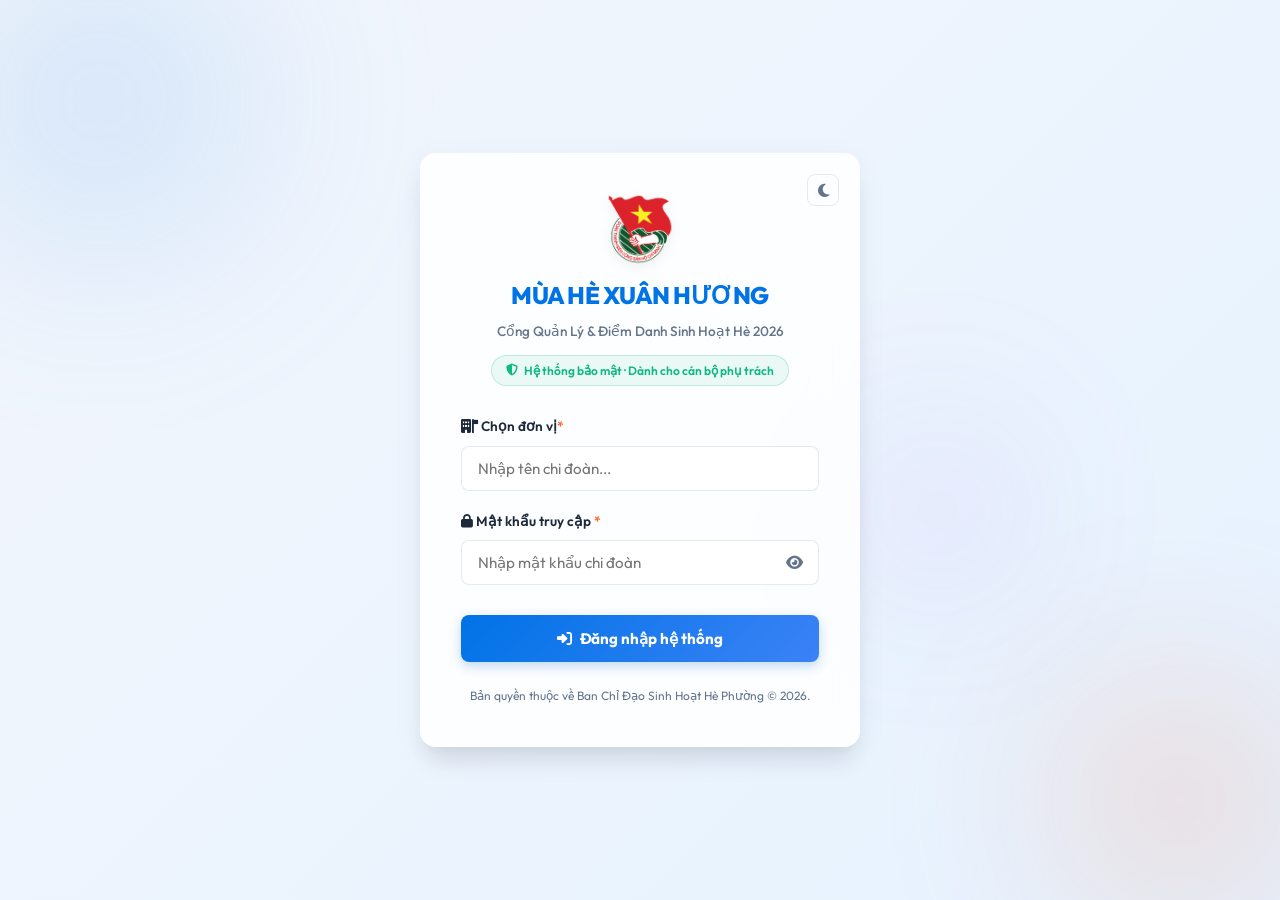
<file: login.html>
<!DOCTYPE html>
<html lang="vi">

<head>
  <meta charset="UTF-8">
  <meta name="viewport" content="width=device-width, initial-scale=1.0">
  <title>Đăng Nhập - Cổng Thông Tin Sinh Hoạt Hè 2026</title>
  <meta name="description"
    content="Đăng nhập hệ thống quản lý sinh hoạt hè địa phương. Hệ thống bảo mật cổng thông tin Đoàn Thanh niên.">
  <!-- Google Fonts: Outfit -->
  <link rel="preconnect" href="https://fonts.googleapis.com">
  <link rel="preconnect" href="https://fonts.gstatic.com" crossorigin>
  <link href="https://fonts.googleapis.com/css2?family=Outfit:wght@300;400;500;600;700;800&display=swap"
    rel="stylesheet">
  <!-- Font Awesome for Icons -->
  <link rel="stylesheet" href="https://cdnjs.cloudflare.com/ajax/libs/font-awesome/6.4.0/css/all.min.css">
  <!-- Stylesheet -->
  <link rel="stylesheet" href="style.css">
  <script>
    // Kiểm tra theme trước khi render body để tránh chớp nháy màu nền
    (function () {
      const currentTheme = localStorage.getItem("theme");
      if (currentTheme === "dark") {
        document.documentElement.classList.add("dark-theme");
      }
    })();
  </script>
</head>

<body class="login-body">

  <!-- Decorative background blobs -->
  <div class="login-bg-blob blob-1"></div>
  <div class="login-bg-blob blob-2"></div>
  <div class="login-bg-blob blob-3"></div>

  <div class="login-container">
    <div class="login-card">

      <!-- Theme toggle in login screen -->
      <div style="position: absolute; top: 20px; right: 20px;">
        <button id="themeToggle" class="theme-toggle-btn" aria-label="Toggle Theme">
          <i class="fa-solid fa-moon"></i>
        </button>
      </div>

      <div class="login-logo-area">
        <img src="image/logo_DTN.webp" alt="Logo Đoàn Thanh niên" class="login-logo"
          onerror="this.src='https://upload.wikimedia.org/wikipedia/vi/9/90/Logo_Huy_hi%E1%BB%87u_%C4%90o%C3%A0n.png';">
        <h3 class="login-title">MÙA HÈ XUÂN HƯƠNG</h3>
        <p class="login-subtitle">Cổng Quản Lý &amp; Điểm Danh Sinh Hoạt Hè 2026</p>
        <div class="login-security-badge">
          <i class="fa-solid fa-shield-halved"></i>
          Hệ thống bảo mật · Dành cho cán bộ phụ trách
        </div>
      </div>

      <!-- Error box (Hidden by default) -->
      <div id="loginError" class="login-error" style="display: none; margin-bottom: 20px;">
        <i class="fa-solid fa-circle-exclamation"></i>
        <span id="errorMessage">Mật khẩu hoặc tài khoản chưa đúng.</span>
      </div>

      <form id="loginForm" class="login-form">

        <div class="login-group" style="position: relative;">
          <label for="loginChiDoan"><i class="fa-solid fa-building-flag"></i> Chọn đơn vị<span
              style="color: var(--secondary);">*</span></label>
          <select id="loginChiDoan" required class="login-select"
            style="position: absolute; opacity: 0; pointer-events: none; height: 0; width: 0; border: none; padding: 0; margin: 0;">
            <option value="" disabled selected>-- Chọn đơn vị Chi đoàn --</option>
            <option value="Chi đoàn TDP Phan Bội Châu">Cụm 1</option>
            <option value="Chi đoàn TDP Đa Hòa">Cụm 2</option>
            <option value="Chi đoàn TDP Bùi Thị Xuân 1">Cụm 3</option>
            <option value="Chi đoàn TDP Nguyễn Thị Nghĩa">Cụm 4</option>
            <option value="Chi đoàn TDP Mỹ Lộc">Cụm 5</option>
            <option value="Chi đoàn TDP An Dương Vương">Cụm 6</option>
            <option value="Chi đoàn TDP Lê Đại Hành">Cụm 7</option>
            <option value="Chi đoàn TDP An Lạc 1">Cụm 8</option>
            <option value="Chi đoàn TDP Xuân An">Cụm 9</option>
            <option value="Chi đoàn TDP Hà Huy Tập 2">Cụm 10</option>
            <option value="Chi đoàn TDP Đặng Thái Thân">Cụm 11</option>

            <option value="Chi đoàn TDP An Bình 1">Cụm 12</option>
            <option value="Chi đoàn TDP Tô Hiến Thành">Cụm 13</option>
            <option value="Chi đoàn TDP Sở Lăng">Cụm 14</option>
            <option value="Chi đoàn TDP Huỳnh Thúc Kháng">Cụm 15</option>

            <option value="Chi đoàn TDP Đồng Thiện">Cụm 16</option>
            <option value="Chi đoàn TDP Đa Lợi">Cụm 17</option>
            <option value="Chi đoàn TDP Trần Quang Diệu">Cụm 18</option>
            <option value="Chi đoàn TDP Hồng Lạc">Cụm 19</option>
            <option value="Chi đoàn TDP Khe Sanh">Cụm 20</option>
            <option value="Chi đoàn TDP Nhất Thống">Cụm 21</option>
            <option value="Chi đoàn TDP Nguyễn Trung Trực 1">Cụm 22</option>
            <option value="Ban Chỉ Đạo Hè Phường">Ban Chỉ Đạo Hè Phường (Admin)</option>

          </select>

          <!-- Autocomplete Dropdown -->
          <div class="autocomplete-wrapper" id="customChiDoanSelect" style="position: relative;">
            <input type="text" id="customSelectInput" class="login-input" placeholder="Nhập tên chi đoàn..."
              autocomplete="off" style="cursor: pointer; padding-right: 16px;">
            <ul class="custom-select-options" id="customSelectOptionsList"
              style="display: none; position: absolute; top: calc(100% + 4px); left: 0; right: 0; background: var(--bg-card); backdrop-filter: blur(12px); border: var(--glass-border); border-radius: var(--radius-sm); box-shadow: var(--shadow-md); z-index: 1000; max-height: 250px; overflow-y: auto; padding: 8px 0; list-style: none; margin: 0;">
              <!-- Options populated by JS -->
            </ul>
          </div>
        </div>
        <div class="login-group">
          <label for="loginPassword"><i class="fa-solid fa-lock"></i> Mật khẩu truy cập <span
              style="color: var(--secondary);">*</span></label>
          <div class="password-input-wrapper">
            <input type="password" id="loginPassword" placeholder="Nhập mật khẩu chi đoàn" required class="login-input">
            <button type="button" id="togglePassword" class="password-toggle-btn" aria-label="Hiện/Ẩn mật khẩu">
              <i class="fa-solid fa-eye"></i>
            </button>
          </div>
        </div>

        <button type="submit" id="btnLoginSubmit" class="login-btn">
          <i class="fa-solid fa-right-to-bracket"></i> Đăng nhập hệ thống
        </button>

      </form>

      <div class="login-footer">
        Bản quyền thuộc về Ban Chỉ Đạo Sinh Hoạt Hè Phường &copy; 2026.<br>

      </div>
    </div>
  </div>

  <!-- ================================================================
       MODAL: BẮT BUỘC ĐỔI MẬT KHẨU LẦN ĐẦU ĐĂNG NHẬP
       ================================================================ -->
  <div id="changePasswordModal" class="modal-overlay change-pass-modal-overlay">
    <div class="change-pass-modal-card">

      <!-- Header -->
      <div class="change-pass-header">
        <div class="change-pass-icon-wrap">
          <i class="fa-solid fa-key"></i>
        </div>
        <div>
          <h2 class="change-pass-title">Đặt Mật Khẩu Mới</h2>
          <p class="change-pass-subtitle">Bạn đang dùng mật khẩu mặc định. Vui lòng đặt mật khẩu riêng để bảo mật tài
            khoản.</p>
        </div>
      </div>

      <!-- Notice -->
      <div class="change-pass-notice">
        <i class="fa-solid fa-circle-info"></i>
        <span>Mật khẩu mới phải khác mật khẩu mặc định và có ít nhất <strong>6 ký tự</strong>.</span>
      </div>

      <!-- Error -->
      <div id="changePassError" class="login-error" style="display:none; margin-bottom: 16px;">
        <i class="fa-solid fa-circle-exclamation"></i>
        <span></span>
      </div>

      <form id="changePasswordForm">

        <div class="login-group">
          <label for="newPassword"><i class="fa-solid fa-lock"></i> Mật khẩu mới <span
              style="color: var(--secondary);">*</span></label>
          <div class="password-input-wrapper">
            <input type="password" id="newPassword" placeholder="Nhập mật khẩu mới (tối thiểu 6 ký tự)" required
              class="login-input">
            <button type="button" id="toggleNewPass" data-target="newPassword" class="password-toggle-btn"
              aria-label="Hiện/Ẩn mật khẩu">
              <i class="fa-solid fa-eye"></i>
            </button>
          </div>
          <!-- Strength indicator -->
          <div class="strength-container">
            <div class="strength-bar-bg">
              <div id="strengthBar" class="strength-bar-fill"></div>
            </div>
            <span id="strengthText" class="strength-label"></span>
          </div>
        </div>

        <div class="login-group">
          <label for="confirmPassword"><i class="fa-solid fa-lock-open"></i> Xác nhận mật khẩu <span
              style="color: var(--secondary);">*</span></label>
          <div class="password-input-wrapper">
            <input type="password" id="confirmPassword" placeholder="Nhập lại mật khẩu mới" required
              class="login-input">
            <button type="button" id="toggleConfirmPass" data-target="confirmPassword" class="password-toggle-btn"
              aria-label="Hiện/Ẩn mật khẩu">
              <i class="fa-solid fa-eye"></i>
            </button>
          </div>
        </div>

        <button type="submit" id="btnChangePassword" class="login-btn" style="margin-top: 8px;">
          <i class="fa-solid fa-shield-halved"></i> Xác nhận &amp; Vào hệ thống
        </button>

      </form>
    </div>
  </div>

  <script src="app.js"></script>

  <!-- Autocomplete Dropdown Logic -->
  <script>
    document.addEventListener("DOMContentLoaded", function () {
      const nativeSelect = document.getElementById('loginChiDoan');
      const searchInput = document.getElementById('customSelectInput');
      const optionsList = document.getElementById('customSelectOptionsList');
      const wrapper = document.getElementById('customChiDoanSelect');

      // Tạo danh sách
      function populateOptions() {
        optionsList.innerHTML = '';
        Array.from(nativeSelect.options).forEach((option, index) => {
          if (option.disabled && option.value === "") return; // Bỏ qua dòng placeholder đầu tiên

          const li = document.createElement('li');
          li.textContent = option.text;
          li.className = 'custom-select-option';
          li.style.cssText = 'padding: 10px 16px; font-size: 0.9rem; color: var(--text-main); cursor: pointer; transition: background 0.2s;';

          if (option.disabled) {
            li.style.color = 'var(--text-muted)';
            li.style.pointerEvents = 'none';
            li.style.fontWeight = '500';
            li.style.textTransform = 'uppercase';
            li.style.letterSpacing = '0.5px';
            li.classList.add('disabled-option');
          } else {
            li.dataset.value = option.value;
            li.dataset.index = index;

            // Hover effect
            li.addEventListener('mouseenter', () => li.style.background = 'var(--primary-glow)');
            li.addEventListener('mouseleave', () => li.style.background = 'transparent');

            // Select
            li.addEventListener('click', () => {
              nativeSelect.selectedIndex = index;
              searchInput.value = option.text;
              closeDropdown();

              // Kích hoạt sự kiện change cho native select (để app.js bắt được)
              const event = new Event('change', { bubbles: true });
              nativeSelect.dispatchEvent(event);
            });
          }
          optionsList.appendChild(li);
        });
      }

      function openDropdown() {
        optionsList.style.display = 'block';
        searchInput.style.borderColor = 'var(--primary)';
        searchInput.style.boxShadow = '0 0 0 3px var(--primary-glow)';
      }

      function closeDropdown() {
        optionsList.style.display = 'none';
        searchInput.style.borderColor = 'var(--border-color)';
        searchInput.style.boxShadow = 'none';
      }

      function filterOptions(query) {
        const lowerQuery = query.toLowerCase();
        const items = optionsList.querySelectorAll('li');
        let hasMatch = false;

        items.forEach(item => {
          if (item.classList.contains('disabled-option')) {
            // Giữ đường kẻ ngang
            item.style.display = lowerQuery ? 'none' : 'block';
            return;
          }
          const text = item.textContent.toLowerCase();
          if (text.includes(lowerQuery)) {
            item.style.display = 'block';
            hasMatch = true;
          } else {
            item.style.display = 'none';
          }
        });
      }

      // Xử lý sự kiện
      searchInput.addEventListener('click', () => {
        openDropdown();
        filterOptions(''); // Reset filter khi click lại
      });

      searchInput.addEventListener('focus', () => {
        openDropdown();
        filterOptions('');
      });

      searchInput.addEventListener('input', (e) => {
        openDropdown();
        filterOptions(e.target.value);
        // Nếu người dùng xoá hết, reset native select
        if (e.target.value.trim() === '') {
          nativeSelect.value = '';
        }
      });

      // Đóng dropdown khi click ra ngoài
      document.addEventListener('click', (e) => {
        if (!wrapper.contains(e.target)) {
          closeDropdown();

          // Kiểm tra xem input có khớp với option nào không khi mất focus
          if (searchInput.value.trim() !== '') {
            let found = false;
            Array.from(nativeSelect.options).forEach((opt, idx) => {
              if (!opt.disabled && opt.text.toLowerCase() === searchInput.value.trim().toLowerCase()) {
                nativeSelect.selectedIndex = idx;
                searchInput.value = opt.text;
                found = true;
              }
            });
            if (!found) {
              // Nếu gõ bậy, chọn lại trống
              if (!nativeSelect.value) {
                searchInput.value = '';
              } else {
                // Trả về text của option đang được chọn
                searchInput.value = nativeSelect.options[nativeSelect.selectedIndex].text;
              }
            }
          } else {
            nativeSelect.value = '';
          }
        }
      });

      // Hỗ trợ validation
      nativeSelect.addEventListener('invalid', (e) => {
        e.preventDefault();
        searchInput.style.borderColor = '#ef4444';
        searchInput.classList.add('invalid-shake');
        setTimeout(() => searchInput.classList.remove('invalid-shake'), 500);

        const errorBox = document.getElementById('loginError');
        const errorMsg = document.getElementById('errorMessage');
        if (errorBox && errorMsg) {
          errorBox.style.display = 'flex';
          errorMsg.textContent = 'Vui lòng chọn đơn vị!';
        }
      });

      populateOptions();
    });
  </script>
</body>

</html>
</file>
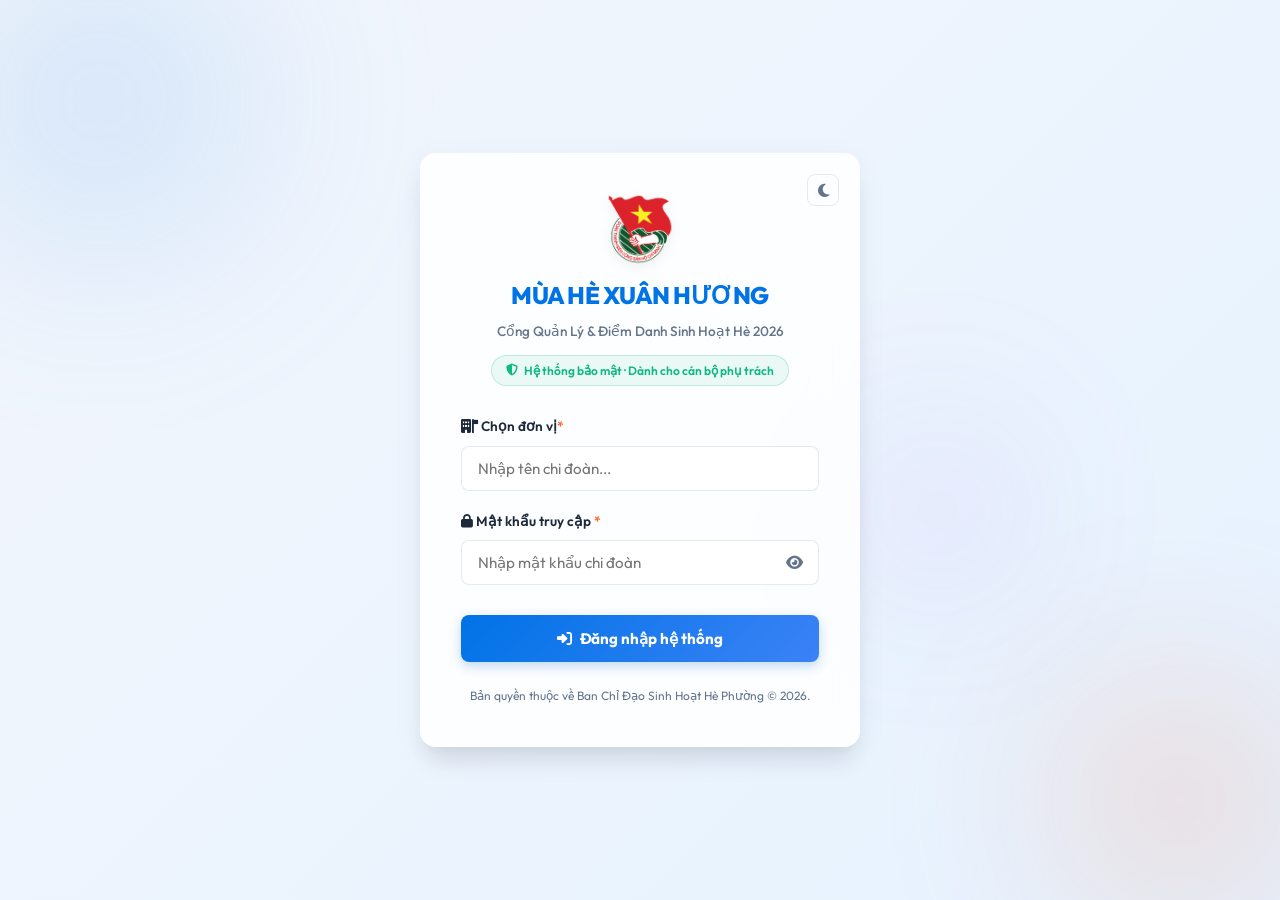
<file: sudden_events.html>
<!DOCTYPE html>
<html lang="vi">

<head>
  <meta charset="UTF-8">
  <meta name="viewport" content="width=device-width, initial-scale=1.0">
  <title>Hoạt Động Đột Xuất · Mùa Hè Xuân Hương 2026</title>
  <script>
    (function () {
      const user = localStorage.getItem("summer_user");
      if (!user) { window.location.href = "login.html"; }
      if (localStorage.getItem("theme") === "dark") { document.documentElement.classList.add("dark-theme"); }
    })();
  </script>
  <link rel="preconnect" href="https://fonts.googleapis.com">
  <link href="https://fonts.googleapis.com/css2?family=Be+Vietnam+Pro:wght@300;400;500;600;700;800;900&display=swap"
    rel="stylesheet">
  <link rel="stylesheet" href="https://cdnjs.cloudflare.com/ajax/libs/font-awesome/6.4.0/css/all.min.css">
  <link rel="stylesheet" href="style.css">
  <style>
    /*
     * KHÔNG định nghĩa lại :root hay dark-theme ở đây
     * Dùng hoàn toàn var() từ style.css
     * Chỉ định nghĩa biến cục bộ với prefix --se- để tránh xung đột
     */

    /* ── Local color aliases (không ghi đè style.css) ── */
    .se-page {
      --se-brand: #e11d48;
      --se-brand-soft: rgba(225, 29, 72, .1);
      --se-brand-border: rgba(225, 29, 72, .2);
    }

    /* ── TOPBAR sticky override ── */
    .se-topbar {
      position: sticky;
      top: 0;
      z-index: 40;
      background: var(--bg-nav);
      border-bottom: 1px solid var(--border-color);
      padding: 0 28px;
      height: 60px;
      display: flex;
      align-items: center;
      justify-content: space-between;
      gap: 12px;
    }

    .se-topbar-title {
      font-size: 1rem;
      font-weight: 700;
      color: var(--text-main);
    }

    .se-topbar-badge {
      display: inline-flex;
      align-items: center;
      gap: 6px;
      font-size: .75rem;
      font-weight: 700;
      background: rgba(225, 29, 72, .1);
      color: #e11d48;
      padding: 4px 12px;
      border-radius: 20px;
      border: 1px solid rgba(225, 29, 72, .15);
    }

    /* ── PAGE BODY ── */
    .se-body {
      flex: 1;
      padding: 28px 32px;
      max-width: 900px;
      width: 100%;
      margin: 0 auto;
    }

    /* ── PAGE HEADER ── */
    .se-page-hd {
      display: flex;
      align-items: center;
      justify-content: space-between;
      flex-wrap: wrap;
      gap: 12px;
      margin-bottom: 28px;
    }

    .se-page-hd-left {
      display: flex;
      align-items: center;
      gap: 14px;
    }

    .se-hd-icon {
      width: 50px;
      height: 50px;
      border-radius: 14px;
      background: rgba(225, 29, 72, .1);
      display: flex;
      align-items: center;
      justify-content: center;
      font-size: 1.35rem;
      color: #e11d48;
      flex-shrink: 0;
    }

    .se-hd-title {
      font-size: 1.4rem;
      font-weight: 800;
      letter-spacing: -.4px;
      color: var(--text-main);
    }

    .se-hd-sub {
      font-size: .82rem;
      color: var(--text-muted);
      margin-top: 2px;
    }

    /* ── BTN overrides ── */
    .btn-se-green {
      background: linear-gradient(135deg, #059669, #10b981);
      color: #fff;
      border: none;
      box-shadow: 0 4px 12px rgba(16, 185, 129, .25);
    }

    .btn-se-green:hover {
      filter: brightness(1.06);
      transform: translateY(-1px);
    }

    .btn-se-red {
      background: #e11d48;
      color: #fff;
      border: none;
      box-shadow: 0 4px 12px rgba(225, 29, 72, .25);
    }

    .btn-se-red:hover {
      background: #be123c;
      transform: translateY(-1px);
    }

    .btn-se-ghost {
      background: var(--bg-card);
      color: var(--text-main);
      border: 1px solid var(--border-color);
    }

    .btn-se-ghost:hover {
      background: var(--bg-main);
    }

    /* ── CREATE PANEL ── */
    .se-create-panel {
      background: var(--bg-card);
      border: 1px solid var(--border-color);
      border-left: 4px solid #10b981;
      border-radius: var(--radius-md);
      padding: 24px;
      margin-bottom: 28px;
      box-shadow: var(--shadow-sm);
      animation: seSlideDown .22s ease;
    }

    @keyframes seSlideDown {
      from {
        opacity: 0;
        transform: translateY(-8px);
      }

      to {
        opacity: 1;
        transform: none;
      }
    }

    .se-create-hd {
      display: flex;
      align-items: center;
      gap: 10px;
      font-size: 1rem;
      font-weight: 700;
      color: var(--text-main);
      margin-bottom: 20px;
      padding-bottom: 14px;
      border-bottom: 1px dashed var(--border-color);
    }

    .se-create-hd i {
      color: #f59e0b;
    }

    .se-form-grid {
      display: grid;
      grid-template-columns: 1fr 1fr;
      gap: 16px;
      margin-bottom: 20px;
    }

    .se-form-grid .se-full {
      grid-column: 1 / -1;
    }

    .se-field label {
      display: block;
      font-size: .78rem;
      font-weight: 700;
      color: var(--text-muted);
      text-transform: uppercase;
      letter-spacing: .5px;
      margin-bottom: 7px;
    }

    .se-field label .req {
      color: #e11d48;
    }

    .se-input {
      width: 100%;
      height: 42px;
      padding: 0 14px;
      border: 1.5px solid var(--border-color);
      border-radius: var(--radius-sm);
      font-family: inherit;
      font-size: .9rem;
      background: var(--input-bg);
      color: var(--text-main);
      transition: border .2s, box-shadow .2s;
      outline: none;
    }

    .se-input:focus {
      border-color: var(--primary);
      box-shadow: 0 0 0 3px var(--primary-glow);
    }

    textarea.se-input {
      height: auto;
      padding: 12px 14px;
      resize: vertical;
    }

    .se-form-actions {
      display: flex;
      gap: 10px;
      justify-content: flex-end;
      padding-top: 16px;
      border-top: 1px dashed var(--border-color);
    }

    /* ── EVENT CARDS ── */
    .se-events-list {
      display: flex;
      flex-direction: column;
      gap: 20px;
    }

    .se-card {
      background: var(--bg-card);
      border: 1px solid var(--border-color);
      border-radius: var(--radius-md);
      box-shadow: var(--shadow-sm);
      overflow: hidden;
      transition: transform .25s, box-shadow .25s;
      animation: seFadeUp .35s ease both;
    }

    .se-card:hover {
      transform: translateY(-4px);
      box-shadow: var(--shadow-md);
    }

    @keyframes seFadeUp {
      from {
        opacity: 0;
        transform: translateY(14px);
      }

      to {
        opacity: 1;
        transform: none;
      }
    }

    /* Accent stripe */
    .se-card::before {
      content: '';
      display: block;
      height: 3px;
      background: linear-gradient(90deg, #e11d48, #f59e0b, #10b981);
    }

    .se-card-top {
      padding: 20px 22px 0;
    }

    .se-meta-row {
      display: flex;
      align-items: center;
      justify-content: space-between;
      margin-bottom: 12px;
      flex-wrap: wrap;
      gap: 8px;
    }

    .se-badge-sudden {
      display: inline-flex;
      align-items: center;
      gap: 5px;
      background: rgba(225, 29, 72, .1);
      color: #e11d48;
      font-size: .7rem;
      font-weight: 800;
      letter-spacing: .8px;
      text-transform: uppercase;
      padding: 4px 11px;
      border-radius: 20px;
      border: 1px solid rgba(225, 29, 72, .15);
    }

    .se-badge-new {
      background: rgba(16, 185, 129, .1);
      color: #059669;
      font-size: .72rem;
      font-weight: 700;
      padding: 3px 10px;
      border-radius: 20px;
      border: 1px solid rgba(16, 185, 129, .15);
    }

    .se-event-title {
      font-size: 1.2rem;
      font-weight: 800;
      letter-spacing: -.3px;
      margin-bottom: 10px;
      color: var(--text-main);
      line-height: 1.35;
    }

    .se-event-desc {
      font-size: .88rem;
      color: var(--text-muted);
      line-height: 1.65;
      border-left: 3px solid rgba(225, 29, 72, .3);
      padding-left: 12px;
      margin-bottom: 18px;
    }

    /* ── INFO CHIPS ── */
    .se-chips {
      display: grid;
      grid-template-columns: repeat(auto-fit, minmax(155px, 1fr));
      gap: 10px;
      margin-bottom: 18px;
    }

    .se-chip {
      display: flex;
      align-items: center;
      gap: 10px;
      background: var(--bg-main);
      border: 1px solid var(--border-color);
      padding: 10px 12px;
      border-radius: var(--radius-sm);
    }

    .se-chip-ico {
      width: 36px;
      height: 36px;
      border-radius: 9px;
      display: flex;
      align-items: center;
      justify-content: center;
      font-size: .95rem;
      flex-shrink: 0;
    }

    .ic-a {
      background: rgba(245, 158, 11, .1);
      color: #d97706;
    }

    .ic-b {
      background: rgba(59, 130, 246, .1);
      color: #2563eb;
    }

    .ic-g {
      background: rgba(16, 185, 129, .1);
      color: #059669;
    }

    .ic-v {
      background: rgba(139, 92, 246, .1);
      color: #7c3aed;
    }

    .se-chip-lbl {
      font-size: .68rem;
      font-weight: 700;
      text-transform: uppercase;
      letter-spacing: .5px;
      color: var(--text-muted);
      margin-bottom: 1px;
    }

    .se-chip-val {
      font-size: .88rem;
      font-weight: 700;
      color: var(--text-main);
      white-space: nowrap;
      overflow: hidden;
      text-overflow: ellipsis;
      max-width: 140px;
    }

    /* ── CARD ACTIONS ── */
    .se-card-actions {
      display: flex;
      align-items: center;
      flex-wrap: wrap;
      gap: 8px;
      padding: 14px 22px;
      border-top: 1px dashed var(--border-color);
      background: var(--bg-main);
    }

    .se-admin-btns {
      display: flex;
      gap: 7px;
      margin-left: auto;
    }

    .se-icon-btn {
      width: 34px;
      height: 34px;
      border-radius: 9px;
      border: 1px solid var(--border-color);
      background: var(--bg-card);
      color: var(--text-muted);
      cursor: pointer;
      display: inline-flex;
      align-items: center;
      justify-content: center;
      font-size: .9rem;
      transition: all .2s;
    }

    .se-icon-btn.edit:hover {
      background: rgba(245, 158, 11, .1);
      color: #d97706;
      border-color: rgba(245, 158, 11, .3);
    }

    .se-icon-btn.del:hover {
      background: rgba(225, 29, 72, .1);
      color: #e11d48;
      border-color: rgba(225, 29, 72, .3);
    }

    /* ── REG TABLE ── */
    .se-reg-wrap {
      display: none;
      padding: 0 22px 18px;
      border-top: 1px solid var(--border-color);
    }

    .se-reg-inner {
      margin-top: 14px;
      border: 1px solid var(--border-color);
      border-radius: var(--radius-sm);
      overflow: hidden;
    }

    .se-reg-table {
      width: 100%;
      border-collapse: collapse;
      font-size: .82rem;
    }

    .se-reg-table th {
      text-align: left;
      padding: 9px 12px;
      font-weight: 700;
      color: var(--text-muted);
      font-size: .72rem;
      text-transform: uppercase;
      letter-spacing: .4px;
      background: var(--bg-main);
      border-bottom: 1px solid var(--border-color);
    }

    .se-reg-table td {
      padding: 9px 12px;
      border-top: 1px solid var(--border-color);
      color: var(--text-main);
    }

    .se-reg-table tr:hover td {
      background: var(--bg-main);
    }

    .se-reg-pill {
      display: inline-block;
      background: rgba(16, 185, 129, .1);
      color: #059669;
      font-size: .7rem;
      font-weight: 700;
      padding: 2px 9px;
      border-radius: 20px;
    }

    /* ── QR ROW ── */
    .se-qr-row {
      display: flex;
      align-items: center;
      gap: 16px;
      padding: 14px 22px;
      border-top: 1px solid var(--border-color);
      background: var(--bg-card);
      flex-wrap: wrap;
    }

    .se-qr-img-wrap {
      background: #ffffff;
      padding: 7px;
      border-radius: 10px;
      border: 1px solid var(--border-color);
      flex-shrink: 0;
    }

    .se-qr-img {
      width: 72px;
      height: 72px;
      display: block;
      border-radius: 6px;
    }

    .se-qr-info {
      flex: 1;
      min-width: 0;
    }

    .se-qr-label {
      font-size: .8rem;
      font-weight: 700;
      color: var(--text-main);
      margin-bottom: 4px;
    }

    .se-qr-link {
      font-size: .72rem;
      color: var(--text-muted);
      word-break: break-all;
    }

    .se-qr-dl {
      display: inline-flex;
      align-items: center;
      gap: 5px;
      font-size: .78rem;
      font-weight: 700;
      color: var(--accent-blue);
      background: rgba(59, 130, 246, .08);
      border: 1px solid rgba(59, 130, 246, .2);
      padding: 6px 12px;
      border-radius: 8px;
      text-decoration: none;
      flex-shrink: 0;
      transition: .2s;
    }

    .se-qr-dl:hover {
      background: rgba(59, 130, 246, .15);
    }

    /* ── EMPTY & SPINNER ── */
    .se-empty {
      text-align: center;
      padding: 70px 24px;
      color: var(--text-muted);
    }

    .se-empty i {
      font-size: 2.8rem;
      opacity: .25;
      margin-bottom: 16px;
      display: block;
    }

    .se-empty p {
      font-size: .95rem;
    }

    .se-spinner {
      text-align: center;
      padding: 50px;
      color: var(--text-muted);
    }

    .se-spinner i {
      font-size: 1.8rem;
      margin-bottom: 10px;
      display: block;
    }

    /* ── EDIT MODAL ── */
    .se-modal-overlay {
      position: fixed;
      inset: 0;
      z-index: 2000;
      background: rgba(15, 23, 42, .55);
      backdrop-filter: blur(4px);
      display: none;
      align-items: center;
      justify-content: center;
      padding: 20px;
    }

    .se-modal-overlay.open {
      display: flex;
    }

    .se-modal-box {
      background: var(--bg-card);
      border: var(--glass-border);
      border-radius: var(--radius-md);
      width: 100%;
      max-width: 540px;
      max-height: 90vh;
      overflow-y: auto;
      box-shadow: var(--shadow-lg);
      animation: seModalIn .22s ease;
    }

    @keyframes seModalIn {
      from {
        opacity: 0;
        transform: scale(.94) translateY(10px);
      }

      to {
        opacity: 1;
        transform: none;
      }
    }

    .se-modal-hd {
      display: flex;
      align-items: center;
      justify-content: space-between;
      padding: 20px 24px;
      border-bottom: 1px solid var(--border-color);
    }

    .se-modal-hd-title {
      font-size: 1.05rem;
      font-weight: 800;
      display: flex;
      align-items: center;
      gap: 8px;
      color: var(--text-main);
    }

    .se-modal-close {
      width: 32px;
      height: 32px;
      border-radius: 50%;
      border: none;
      background: var(--bg-main);
      color: var(--text-muted);
      cursor: pointer;
      font-size: 1rem;
      display: flex;
      align-items: center;
      justify-content: center;
      transition: .2s;
    }

    .se-modal-close:hover {
      background: rgba(225, 29, 72, .1);
      color: #e11d48;
    }

    .se-modal-body {
      padding: 22px 24px 26px;
    }

    .se-modal-grid {
      display: grid;
      gap: 16px;
    }

    .se-modal-actions {
      display: flex;
      gap: 10px;
      justify-content: flex-end;
      margin-top: 20px;
      padding-top: 16px;
      border-top: 1px dashed var(--border-color);
    }

    /* ── RESPONSIVE ── */
    @media (max-width: 992px) {
      .se-body {
        padding: 16px;
      }

      .se-topbar {
        padding: 0 16px 0 56px;
      }
    }

    @media (max-width: 640px) {
      .se-form-grid {
        grid-template-columns: 1fr;
      }

      .se-chips {
        grid-template-columns: 1fr 1fr;
      }

      .se-admin-btns {
        margin-left: 0;
      }

      .se-page-hd {
        flex-direction: column;
        align-items: flex-start;
      }

      .se-modal-overlay {
        align-items: flex-end;
      }

      .se-modal-box {
        border-radius: var(--radius-md) var(--radius-md) 0 0;
        max-height: 92vh;
      }
    }

    @media (max-width: 420px) {
      .se-chips {
        grid-template-columns: 1fr;
      }
    }

    /*
 * ============================================================
 * SUDDEN EVENTS PAGE — Redesigned CSS
 * Thay toàn bộ nội dung <style> trong sudden_events.html
 * bằng đoạn CSS này.
 * ============================================================
 */

    /* ── Local color aliases ── */
    .se-page {
      --se-brand: #e11d48;
      --se-brand-soft: rgba(225, 29, 72, .08);
      --se-brand-border: rgba(225, 29, 72, .18);
      --se-green: #059669;
      --se-green-soft: rgba(5, 150, 105, .08);
      --se-radius: 14px;
      --se-radius-sm: 9px;
    }

    /* ── TOPBAR ── */
    .se-topbar {
      position: sticky;
      top: 0;
      z-index: 40;
      background: var(--bg-nav);
      border-bottom: 1px solid var(--border-color);
      padding: 0 24px;
      height: 58px;
      display: flex;
      align-items: center;
      justify-content: space-between;
      gap: 10px;
      backdrop-filter: blur(8px);
      -webkit-backdrop-filter: blur(8px);
    }

    .se-topbar-title {
      font-size: .95rem;
      font-weight: 800;
      color: var(--text-main);
      display: flex;
      align-items: center;
      gap: 8px;
    }

    .se-topbar-badge {
      display: inline-flex;
      align-items: center;
      gap: 6px;
      font-size: .72rem;
      font-weight: 700;
      background: var(--se-brand-soft);
      color: var(--se-brand);
      padding: 4px 12px;
      border-radius: 20px;
      border: 1px solid var(--se-brand-border);
      white-space: nowrap;
    }

    /* ── PAGE BODY ── */
    .se-body {
      flex: 1;
      padding: 24px 24px 40px;
      max-width: 860px;
      width: 100%;
      margin: 0 auto;
      box-sizing: border-box;
    }

    /* ── PAGE HEADER ── */
    .se-page-hd {
      display: flex;
      align-items: center;
      justify-content: space-between;
      flex-wrap: wrap;
      gap: 12px;
      margin-bottom: 24px;
    }

    .se-page-hd-left {
      display: flex;
      align-items: center;
      gap: 14px;
      min-width: 0;
    }

    .se-hd-icon {
      width: 48px;
      height: 48px;
      border-radius: var(--se-radius-sm);
      background: var(--se-brand-soft);
      border: 1px solid var(--se-brand-border);
      display: flex;
      align-items: center;
      justify-content: center;
      font-size: 1.2rem;
      color: var(--se-brand);
      flex-shrink: 0;
    }

    .se-hd-title {
      font-size: 1.3rem;
      font-weight: 800;
      letter-spacing: -.3px;
      color: var(--text-main);
      line-height: 1.2;
    }

    .se-hd-sub {
      font-size: .78rem;
      color: var(--text-muted);
      margin-top: 3px;
      line-height: 1.4;
    }

    /* ── BUTTONS ── */
    .btn-se-green {
      background: linear-gradient(135deg, #059669, #10b981);
      color: #fff !important;
      border: none;
      box-shadow: 0 3px 10px rgba(16, 185, 129, .22);
      border-radius: var(--se-radius-sm);
      font-weight: 700;
    }

    .btn-se-green:hover {
      filter: brightness(1.06);
      transform: translateY(-1px);
      box-shadow: 0 5px 14px rgba(16, 185, 129, .3);
    }

    .btn-se-red {
      background: #e11d48;
      color: #fff !important;
      border: none;
      box-shadow: 0 3px 10px rgba(225, 29, 72, .22);
      border-radius: var(--se-radius-sm);
      font-weight: 700;
    }

    .btn-se-red:hover {
      background: #be123c;
      transform: translateY(-1px);
    }

    .btn-se-ghost {
      background: var(--bg-card);
      color: var(--text-main) !important;
      border: 1px solid var(--border-color);
      border-radius: var(--se-radius-sm);
      font-weight: 600;
    }

    .btn-se-ghost:hover {
      background: var(--bg-main);
    }

    /* ── CREATE PANEL ── */
    .se-create-panel {
      background: var(--bg-card);
      border: 1px solid var(--border-color);
      border-left: 4px solid #10b981;
      border-radius: var(--se-radius);
      padding: 22px;
      margin-bottom: 24px;
      box-shadow: var(--shadow-sm);
      animation: seSlideDown .22s ease;
    }

    @keyframes seSlideDown {
      from {
        opacity: 0;
        transform: translateY(-8px);
      }

      to {
        opacity: 1;
        transform: none;
      }
    }

    .se-create-hd {
      display: flex;
      align-items: center;
      gap: 9px;
      font-size: .95rem;
      font-weight: 800;
      color: var(--text-main);
      margin-bottom: 18px;
      padding-bottom: 12px;
      border-bottom: 1px dashed var(--border-color);
    }

    .se-create-hd i {
      color: #f59e0b;
    }

    .se-form-grid {
      display: grid;
      grid-template-columns: 1fr 1fr;
      gap: 14px;
      margin-bottom: 16px;
    }

    .se-form-grid .se-full {
      grid-column: 1 / -1;
    }

    .se-field label {
      display: block;
      font-size: .75rem;
      font-weight: 700;
      color: var(--text-muted);
      text-transform: uppercase;
      letter-spacing: .5px;
      margin-bottom: 6px;
    }

    .se-field label .req {
      color: var(--se-brand);
    }

    .se-input {
      width: 100%;
      height: 42px;
      padding: 0 13px;
      border: 1.5px solid var(--border-color);
      border-radius: var(--se-radius-sm);
      font-family: inherit;
      font-size: .88rem;
      background: var(--input-bg);
      color: var(--text-main);
      transition: border .18s, box-shadow .18s;
      outline: none;
      box-sizing: border-box;
    }

    .se-input:focus {
      border-color: var(--primary);
      box-shadow: 0 0 0 3px var(--primary-glow);
    }

    textarea.se-input {
      height: auto;
      padding: 10px 13px;
      resize: vertical;
    }

    .se-form-actions {
      display: flex;
      gap: 9px;
      justify-content: flex-end;
      padding-top: 14px;
      border-top: 1px dashed var(--border-color);
    }

    /* ── EVENT CARDS ── */
    .se-events-list {
      display: flex;
      flex-direction: column;
      gap: 18px;
    }

    .se-card {
      background: var(--bg-card);
      border: 1px solid var(--border-color);
      border-radius: var(--se-radius);
      box-shadow: var(--shadow-sm);
      overflow: hidden;
      transition: transform .25s, box-shadow .25s;
      animation: seFadeUp .32s ease both;
    }

    .se-card:hover {
      transform: translateY(-3px);
      box-shadow: var(--shadow-md);
    }

    @keyframes seFadeUp {
      from {
        opacity: 0;
        transform: translateY(12px);
      }

      to {
        opacity: 1;
        transform: none;
      }
    }

    /* Rainbow accent stripe */
    .se-card::before {
      content: '';
      display: block;
      height: 3px;
      background: linear-gradient(90deg, #e11d48, #f59e0b, #10b981);
    }

    .se-card-top {
      padding: 18px 20px 0;
    }

    .se-meta-row {
      display: flex;
      align-items: center;
      justify-content: space-between;
      margin-bottom: 10px;
      flex-wrap: wrap;
      gap: 7px;
    }

    .se-badge-sudden {
      display: inline-flex;
      align-items: center;
      gap: 5px;
      background: var(--se-brand-soft);
      color: var(--se-brand);
      font-size: .68rem;
      font-weight: 800;
      letter-spacing: .7px;
      text-transform: uppercase;
      padding: 4px 10px;
      border-radius: 20px;
      border: 1px solid var(--se-brand-border);
      white-space: nowrap;
    }

    .se-badge-new {
      background: var(--se-green-soft);
      color: var(--se-green);
      font-size: .68rem;
      font-weight: 700;
      padding: 3px 9px;
      border-radius: 20px;
      border: 1px solid rgba(5, 150, 105, .15);
      white-space: nowrap;
    }

    /* ── EVENT TITLE: KHÔNG CẮT CHỮ ── */
    .se-event-title {
      font-size: 1.1rem;
      font-weight: 800;
      letter-spacing: -.2px;
      margin-bottom: 8px;
      color: var(--text-main);
      line-height: 1.4;
      /* đảm bảo không cắt chữ */
      word-break: break-word;
      overflow-wrap: break-word;
      hyphens: auto;
      white-space: normal;
    }

    /* ── EVENT DESC: KHÔNG CẮT CHỮ ── */
    .se-event-desc {
      font-size: .86rem;
      color: var(--text-muted);
      line-height: 1.65;
      border-left: 3px solid var(--se-brand-border);
      padding-left: 11px;
      margin-bottom: 16px;
      /* đảm bảo không cắt chữ */
      word-break: break-word;
      overflow-wrap: break-word;
      white-space: normal;
      /* không giới hạn chiều cao */
      max-height: none;
      overflow: visible;
    }

    /* ── INFO CHIPS ── */
    .se-chips {
      display: grid;
      grid-template-columns: repeat(auto-fit, minmax(140px, 1fr));
      gap: 9px;
      margin-bottom: 14px;
    }

    .se-chip {
      display: flex;
      align-items: flex-start;
      /* flex-start để text dài không bị cắt */
      gap: 9px;
      background: var(--bg-main);
      border: 1px solid var(--border-color);
      padding: 10px 11px;
      border-radius: var(--se-radius-sm);
      min-width: 0;
      /* quan trọng: cho phép thu nhỏ */
    }

    .se-chip-ico {
      width: 34px;
      height: 34px;
      border-radius: 8px;
      display: flex;
      align-items: center;
      justify-content: center;
      font-size: .9rem;
      flex-shrink: 0;
      /* icon không bị thu nhỏ */
    }

    .ic-a {
      background: rgba(245, 158, 11, .1);
      color: #d97706;
    }

    .ic-b {
      background: rgba(59, 130, 246, .1);
      color: #2563eb;
    }

    .ic-g {
      background: rgba(16, 185, 129, .1);
      color: #059669;
    }

    .ic-v {
      background: rgba(139, 92, 246, .1);
      color: #7c3aed;
    }

    .se-chip-lbl {
      font-size: .65rem;
      font-weight: 700;
      text-transform: uppercase;
      letter-spacing: .4px;
      color: var(--text-muted);
      margin-bottom: 2px;
      white-space: nowrap;
    }

    /* ── CHIP VALUE: KHÔNG CẮT CHỮ ── */
    .se-chip-val {
      font-size: .84rem;
      font-weight: 700;
      color: var(--text-main);
      /* cho phép xuống dòng thay vì cắt với "..." */
      word-break: break-word;
      overflow-wrap: break-word;
      white-space: normal;
      line-height: 1.35;
    }

    /* ── CARD ACTIONS ── */
    .se-card-actions {
      display: flex;
      align-items: center;
      flex-wrap: wrap;
      gap: 7px;
      padding: 13px 20px;
      border-top: 1px dashed var(--border-color);
      background: var(--bg-main);
    }

    .se-admin-btns {
      display: flex;
      gap: 6px;
      margin-left: auto;
    }

    .se-icon-btn {
      width: 34px;
      height: 34px;
      border-radius: 8px;
      border: 1px solid var(--border-color);
      background: var(--bg-card);
      color: var(--text-muted);
      cursor: pointer;
      display: inline-flex;
      align-items: center;
      justify-content: center;
      font-size: .88rem;
      transition: all .18s;
      flex-shrink: 0;
    }

    .se-icon-btn.edit:hover {
      background: rgba(245, 158, 11, .1);
      color: #d97706;
      border-color: rgba(245, 158, 11, .3);
    }

    .se-icon-btn.del:hover {
      background: var(--se-brand-soft);
      color: var(--se-brand);
      border-color: var(--se-brand-border);
    }

    /* ── REGISTRATION TABLE ── */
    .se-reg-wrap {
      display: none;
      padding: 0 20px 16px;
      border-top: 1px solid var(--border-color);
    }

    .se-reg-inner {
      margin-top: 12px;
      border: 1px solid var(--border-color);
      border-radius: var(--se-radius-sm);
      overflow: hidden;
      overflow-x: auto;
      /* scroll ngang cho bảng trên mobile */
    }

    .se-reg-table {
      width: 100%;
      min-width: 480px;
      /* ngăn bảng quá nhỏ */
      border-collapse: collapse;
      font-size: .8rem;
    }

    .se-reg-table th {
      text-align: left;
      padding: 8px 11px;
      font-weight: 700;
      color: var(--text-muted);
      font-size: .68rem;
      text-transform: uppercase;
      letter-spacing: .4px;
      background: var(--bg-main);
      border-bottom: 1px solid var(--border-color);
      white-space: nowrap;
    }

    .se-reg-table td {
      padding: 8px 11px;
      border-top: 1px solid var(--border-color);
      color: var(--text-main);
      /* không cắt chữ trong bảng */
      word-break: break-word;
      overflow-wrap: break-word;
    }

    .se-reg-table tr:hover td {
      background: var(--bg-main);
    }

    .se-reg-pill {
      display: inline-block;
      background: var(--se-green-soft);
      color: var(--se-green);
      font-size: .68rem;
      font-weight: 700;
      padding: 2px 8px;
      border-radius: 20px;
    }

    /* ── QR ROW ── */
    .se-qr-row {
      display: flex;
      align-items: center;
      gap: 14px;
      padding: 13px 20px;
      border-top: 1px solid var(--border-color);
      background: var(--bg-card);
      flex-wrap: wrap;
      gap: 12px;
    }

    .se-qr-img-wrap {
      background: #ffffff;
      padding: 6px;
      border-radius: 10px;
      border: 1px solid var(--border-color);
      flex-shrink: 0;
    }

    .se-qr-img {
      width: 68px;
      height: 68px;
      display: block;
      border-radius: 6px;
    }

    .se-qr-info {
      flex: 1;
      min-width: 0;
      /* quan trọng: cho phép co lại */
    }

    .se-qr-label {
      font-size: .78rem;
      font-weight: 700;
      color: var(--text-main);
      margin-bottom: 4px;
      display: flex;
      align-items: center;
      gap: 5px;
    }

    /* ── QR LINK: KHÔNG TRÀN ── */
    .se-qr-link {
      font-size: .68rem;
      color: var(--text-muted);
      word-break: break-all;
      /* link dài tự xuống dòng */
      overflow-wrap: break-word;
      line-height: 1.4;
    }

    .se-qr-dl {
      display: inline-flex;
      align-items: center;
      gap: 5px;
      font-size: .76rem;
      font-weight: 700;
      color: var(--accent-blue);
      background: rgba(59, 130, 246, .08);
      border: 1px solid rgba(59, 130, 246, .2);
      padding: 7px 12px;
      border-radius: 8px;
      text-decoration: none;
      flex-shrink: 0;
      transition: .18s;
      white-space: nowrap;
    }

    .se-qr-dl:hover {
      background: rgba(59, 130, 246, .14);
    }

    /* ── EMPTY STATE & SPINNER ── */
    .se-empty {
      text-align: center;
      padding: 60px 24px;
      color: var(--text-muted);
    }

    .se-empty i {
      font-size: 2.5rem;
      opacity: .22;
      margin-bottom: 14px;
      display: block;
    }

    .se-empty p {
      font-size: .9rem;
      line-height: 1.6;
    }

    .se-spinner {
      text-align: center;
      padding: 50px;
      color: var(--text-muted);
    }

    .se-spinner i {
      font-size: 1.6rem;
      margin-bottom: 10px;
      display: block;
    }

    /* ── EDIT MODAL OVERLAY ── */
    .se-modal-overlay {
      position: fixed;
      inset: 0;
      z-index: 2000;
      background: rgba(15, 23, 42, .55);
      backdrop-filter: blur(4px);
      -webkit-backdrop-filter: blur(4px);
      display: none;
      align-items: center;
      justify-content: center;
      padding: 16px;
    }

    .se-modal-overlay.open {
      display: flex;
    }

    .se-modal-box {
      background: var(--bg-card);
      border: 1px solid var(--border-color);
      border-radius: var(--se-radius);
      width: 100%;
      max-width: 520px;
      max-height: 92vh;
      overflow-y: auto;
      box-shadow: var(--shadow-lg);
      animation: seModalIn .22s ease;
    }

    @keyframes seModalIn {
      from {
        opacity: 0;
        transform: scale(.94) translateY(10px);
      }

      to {
        opacity: 1;
        transform: none;
      }
    }

    .se-modal-hd {
      display: flex;
      align-items: center;
      justify-content: space-between;
      padding: 18px 22px;
      border-bottom: 1px solid var(--border-color);
      gap: 10px;
    }

    .se-modal-hd-title {
      font-size: 1rem;
      font-weight: 800;
      display: flex;
      align-items: center;
      gap: 8px;
      color: var(--text-main);
    }

    .se-modal-close {
      width: 32px;
      height: 32px;
      border-radius: 50%;
      border: none;
      background: var(--bg-main);
      color: var(--text-muted);
      cursor: pointer;
      font-size: 1rem;
      display: flex;
      align-items: center;
      justify-content: center;
      flex-shrink: 0;
      transition: .18s;
    }

    .se-modal-close:hover {
      background: var(--se-brand-soft);
      color: var(--se-brand);
    }

    .se-modal-body {
      padding: 20px 22px 24px;
    }

    .se-modal-grid {
      display: grid;
      gap: 14px;
    }

    .se-modal-actions {
      display: flex;
      gap: 9px;
      justify-content: flex-end;
      margin-top: 18px;
      padding-top: 14px;
      border-top: 1px dashed var(--border-color);
    }

    /* ── REQUIRED ASTERISK ── */
    .req {
      color: var(--se-brand);
    }

    /* ─────────────────────────────────────────
   RESPONSIVE — MOBILE FIRST
───────────────────────────────────────── */

    /* Tablet & below */
    @media (max-width: 992px) {
      .se-body {
        padding: 16px 14px 36px;
      }

      .se-topbar {
        padding: 0 14px 0 56px;
      }
    }

    /* Mobile */
    @media (max-width: 640px) {
      .se-form-grid {
        grid-template-columns: 1fr;
      }

      .se-chips {
        grid-template-columns: 1fr 1fr;
      }

      .se-card-actions {
        gap: 6px;
      }

      .se-admin-btns {
        margin-left: 0;
        width: 100%;
        justify-content: flex-end;
      }

      .se-page-hd {
        flex-direction: column;
        align-items: flex-start;
      }

      /* Modal trượt từ dưới lên trên mobile */
      .se-modal-overlay {
        align-items: flex-end;
        padding: 0;
      }

      .se-modal-box {
        border-radius: var(--se-radius) var(--se-radius) 0 0;
        max-height: 94vh;
      }

      .se-qr-row {
        flex-direction: column;
        align-items: flex-start;
      }

      .se-qr-info {
        width: 100%;
      }
    }

    /* Small mobile */
    @media (max-width: 400px) {
      .se-chips {
        grid-template-columns: 1fr;
      }

      .se-hd-title {
        font-size: 1.1rem;
      }

      .se-event-title {
        font-size: 1rem;
      }

      /* Buttons trong card-actions xuống dòng gọn */
      .se-card-actions .btn {
        font-size: .75rem;
        padding: 6px 10px;
      }
    }
  </style>
</head>

<body class="se-page">

  <!-- ─── MOBILE HEADER ─── -->
  <div class="mobile-header">
    <div class="mobile-logo-area">
      <img src="image/logo_DTN.webp" alt="Logo" class="mobile-logo-img">
      <span class="mobile-brand-title">MÙA HÈ XUÂN HƯƠNG</span>
    </div>
    <button class="mobile-hamburger" id="mobileMenuBtn" aria-label="Menu">
      <i class="fa-solid fa-bars"></i>
    </button>
  </div>
  <div class="sidebar-overlay" id="sidebarOverlay"></div>

  <!-- ─── SIDEBAR ─── -->
  <aside class="sidebar" id="sidebar">
    <div class="sidebar-brand">
      <img src="image/logo_DTN.webp" alt="Logo" class="brand-logo">
      <div class="brand-info">
        <span class="brand-title">MÙA HÈ XUÂN HƯƠNG - ĐÀ LẠT</span>
        <span class="brand-subtitle">Chiến Dịch Hè 2026</span>
      </div>
    </div>
    <nav class="sidebar-menu">
      <a href="dashboard.html" class="sidebar-link" id="link-dashboard"><i class="fa-solid fa-chart-line"></i> Trang
        chủ</a>
      <a href="event.html" class="sidebar-link" id="link-event"><i class="fa-solid fa-calendar-days"></i> Kế hoạch &amp;
        Lịch trình</a>
      <a href="sudden_events.html" class="sidebar-link active" id="link-sudden"><i class="fa-solid fa-bolt"></i> Hoạt
        động đột xuất</a>
      <a href="attendance.html" class="sidebar-link" id="link-attendance"><i class="fa-solid fa-clipboard-user"></i>
        Điểm danh chuyên cần</a>
      <a href="gallery.html" class="sidebar-link" id="link-gallery"><i class="fa-solid fa-images"></i> Thư viện hình
        ảnh</a>
    </nav>
    <div class="sidebar-footer">
      <div class="sidebar-theme-area">
        <span>Chế độ tối</span>
        <button id="themeToggle" class="theme-toggle-btn"><i class="fa-solid fa-moon"></i></button>
      </div>
      <div class="sidebar-profile" id="sidebarProfile"></div>
    </div>
  </aside>

  <!-- ─── MAIN ─── -->
  <main class="main-content">
    <header class="se-topbar">
      <h2 class="se-topbar-title">
        <i class="fa-solid fa-bolt" style="color:#e11d48;margin-right:8px"></i>Hoạt Động Đột Xuất
      </h2>
      <span class="se-topbar-badge"><i class="fa-solid fa-bolt"></i> Sự kiện ngoài lịch</span>
    </header>

    <div class="se-body">

      <!-- Page Header -->
      <div class="se-page-hd">
        <div class="se-page-hd-left">
          <div class="se-hd-icon"><i class="fa-solid fa-bolt"></i></div>
          <div>
            <div class="se-hd-title">Danh Sách Hoạt Động</div>
            <div class="se-hd-sub">Theo dõi, đăng ký và quản lý sự kiện ngoài lịch sinh hoạt hè</div>
          </div>
        </div>
        <button class="btn btn-se-green" id="btnToggleCreate" style="display:none">
          <i class="fa-solid fa-circle-plus"></i> Tạo hoạt động
        </button>
      </div>

      <!-- Create Panel (Admin only) -->
      <div id="createPanelWrap" style="display:none">
        <div class="se-create-panel">
          <div class="se-create-hd">
            <i class="fa-solid fa-wand-magic-sparkles"></i> Tạo hoạt động đột xuất mới
          </div>
          <form id="createForm">
            <div class="se-form-grid">
              <div class="se-field se-full">
                <label>Tên hoạt động <span class="req">*</span></label>
                <input id="evtName" class="se-input" placeholder="Ví dụ: Dọn vệ sinh đột xuất khu vực công viên..."
                  required>
              </div>
              <div class="se-field">
                <label>Thời gian bắt đầu <span class="req">*</span></label>
                <input id="evtStart" type="datetime-local" class="se-input" required>
              </div>
              <div class="se-field">
                <label>Thời gian kết thúc</label>
                <input id="evtEnd" type="datetime-local" class="se-input">
              </div>
              <div class="se-field">
                <label>Địa điểm</label>
                <input id="evtLocation" class="se-input" placeholder="Nhập địa điểm...">
              </div>
              <div class="se-field">
                <label>Giới hạn người tham gia</label>
                <input id="evtLimit" type="number" class="se-input" placeholder="Để trống = không giới hạn">
              </div>
              <div class="se-field se-full">
                <label>Mô tả chi tiết</label>
                <textarea id="evtDesc" class="se-input" rows="3"
                  placeholder="Mô tả nội dung, mục tiêu hoạt động..."></textarea>
              </div>
            </div>
            <div class="se-form-actions">
              <button type="button" class="btn btn-se-ghost btn-sm" id="btnCancelCreate">Hủy</button>
              <button type="submit" class="btn btn-se-red btn-sm" id="btnSubmitCreate">
                <i class="fa-solid fa-circle-plus"></i> Tạo hoạt động
              </button>
            </div>
          </form>
        </div>
      </div>

      <!-- Events List -->
      <div id="eventsList"></div>
    </div>
  </main>

  <!-- ─── EDIT MODAL ─── -->
  <div class="se-modal-overlay" id="editModal">
    <div class="se-modal-box">
      <div class="se-modal-hd">
        <div class="se-modal-hd-title">
          <i class="fa-solid fa-pen-to-square" style="color:#f59e0b"></i> Chỉnh sửa hoạt động
        </div>
        <button class="se-modal-close" id="closeEditModal"><i class="fa-solid fa-xmark"></i></button>
      </div>
      <div class="se-modal-body">
        <form id="editForm">
          <div class="se-modal-grid">
            <div class="se-field">
              <label>Tên hoạt động <span class="req">*</span></label>
              <input id="editEvtName" class="se-input" required>
            </div>
            <div class="se-field">
              <label>Địa điểm</label>
              <input id="editEvtLocation" class="se-input" placeholder="Nhập địa điểm...">
            </div>
            <div class="se-field">
              <label>Thời gian bắt đầu <span class="req">*</span></label>
              <input id="editEvtStart" type="datetime-local" class="se-input" required>
            </div>
            <div class="se-field">
              <label>Giới hạn người tham gia</label>
              <input id="editEvtLimit" type="number" class="se-input" placeholder="Để trống = không giới hạn">
            </div>
            <div class="se-field">
              <label>Mô tả hoạt động</label>
              <textarea id="editEvtDesc" class="se-input" rows="4"></textarea>
            </div>
          </div>
          <div class="se-modal-actions">
            <button type="button" class="btn btn-se-ghost btn-sm" id="btnCancelEdit">Hủy</button>
            <button type="submit" class="btn btn-se-green btn-sm" id="btnSaveEdit">
              <i class="fa-solid fa-circle-check"></i> Lưu thay đổi
            </button>
          </div>
        </form>
      </div>
    </div>
  </div>

  <div id="toastContainer"></div>

  <script src="app.js"></script>
  <script>
    /*
     * SUDDEN EVENTS MODULE
     * Logic giữ nguyên từ code gốc (tạo được sự kiện)
     * Bổ sung thêm: xóa sự kiện + sửa sự kiện
     * API URL lấy từ window.CONFIG_API_URL (set bởi app.js)
     */
    (function () {

      /* ── Lấy API URL sau khi app.js đã load ── */
      function getAPI() {
        return (typeof window.CONFIG_API_URL !== "undefined" && window.CONFIG_API_URL)
          ? window.CONFIG_API_URL
          : "https://script.google.com/macros/s/AKfycbyUM7HPf0huJzs9dZAbpK71t6Obi1I-clUjw_jkYUVzmmaCZpeGDNOirWqkZlPZphk9Fw/exec";
      }

      const userRaw = localStorage.getItem("summer_user");
      const user = userRaw ? JSON.parse(userRaw) : null;
      const isAdmin = user && user.quyen === "Admin";

      let allEvents = [];
      let editingId = null;

      /* ── Toast ── */
      function toast(msg, type = "success") {
        let c = document.getElementById("toastContainer");
        if (!c) { c = document.createElement("div"); c.id = "toastContainer"; document.body.appendChild(c); }
        const t = document.createElement("div");
        t.style.cssText = `background:${type === "success" ? "#059669" : "#e11d48"};color:#fff;
          padding:11px 20px;border-radius:50px;font-size:.85rem;font-weight:700;
          box-shadow:0 4px 16px rgba(0,0,0,.2);display:flex;align-items:center;gap:8px;
          transform:translateX(120%);transition:.3s;white-space:nowrap;`;
        t.innerHTML = `<i class="fa-solid ${type === "success" ? "fa-circle-check" : "fa-circle-exclamation"}"></i>${msg}`;
        c.appendChild(t);
        requestAnimationFrame(() => { t.style.transform = "translateX(0)"; });
        setTimeout(() => { t.style.transform = "translateX(120%)"; setTimeout(() => t.remove(), 320); }, 3400);
      }

      /* ── Format datetime ── */
      function fmtDT(s) {
        if (!s) return "Chưa xác định";
        try {
          const d = new Date(s);
          if (isNaN(d)) return s;
          return `${String(d.getHours()).padStart(2, "0")}:${String(d.getMinutes()).padStart(2, "0")} — ${String(d.getDate()).padStart(2, "0")}/${String(d.getMonth() + 1).padStart(2, "0")}/${d.getFullYear()}`;
        } catch (e) { return s; }
      }

      /* ── POST helper ── */
      async function apiPost(payload) {
        const API = getAPI();
        if (!API) throw new Error("Chưa có API URL");
        const res = await fetch(API, {
          method: "POST", mode: "cors",
          headers: { "Content-Type": "text/plain" },
          body: JSON.stringify(payload)
        });
        return res.json();
      }

      /* ════════════ CREATE PANEL ════════════ */
      const btnToggle = document.getElementById("btnToggleCreate");
      const createPanelWrap = document.getElementById("createPanelWrap");
      const createForm = document.getElementById("createForm");

      function closeCreatePanel() {
        createPanelWrap.style.display = "none";
        if (btnToggle) btnToggle.innerHTML = '<i class="fa-solid fa-circle-plus"></i> Tạo hoạt động';
        if (createForm) createForm.reset();
      }

      if (isAdmin && btnToggle) {
        btnToggle.style.display = "inline-flex";
        btnToggle.addEventListener("click", () => {
          const open = createPanelWrap.style.display !== "none";
          if (open) { closeCreatePanel(); }
          else {
            createPanelWrap.style.display = "block";
            btnToggle.innerHTML = '<i class="fa-solid fa-xmark"></i> Đóng';
            createPanelWrap.scrollIntoView({ behavior: "smooth", block: "start" });
          }
        });
      }

      document.getElementById("btnCancelCreate")?.addEventListener("click", closeCreatePanel);

      if (createForm) {
        createForm.addEventListener("submit", async (e) => {
          e.preventDefault();
          const btn = document.getElementById("btnSubmitCreate");
          const orig = btn.innerHTML;
          btn.disabled = true;
          btn.innerHTML = '<i class="fa-solid fa-spinner fa-spin"></i> Đang tạo...';
          try {
            const d = await apiPost({
              action: "createExtraEvent",
              ten: document.getElementById("evtName").value.trim(),
              moTa: document.getElementById("evtDesc").value.trim(),
              batDau: document.getElementById("evtStart").value,
              ketThuc: document.getElementById("evtEnd").value,
              diaDiem: document.getElementById("evtLocation").value.trim(),
              gioiHan: document.getElementById("evtLimit").value.trim(),
              taoBoi: user ? user.chiDoan : "Admin"
            });
            if (d.success) {
              toast("Đã tạo hoạt động thành công!");
              closeCreatePanel();
              loadEvents();
            } else {
              toast(d.error || "Không tạo được sự kiện", "error");
            }
          } catch (err) {
            toast("Lỗi kết nối khi tạo sự kiện: " + err.message, "error");
          }
          btn.disabled = false;
          btn.innerHTML = orig;
        });
      }

      /* ════════════ LOAD EVENTS ════════════ */
      async function loadEvents() {
        const list = document.getElementById("eventsList");
        if (!list) return;
        const API = getAPI();
        if (!API) {
          list.innerHTML = `<div class="se-empty"><i class="fa-solid fa-plug-circle-exclamation"></i><p>Chưa có API URL. Vui lòng kiểm tra cấu hình.</p></div>`;
          return;
        }
        list.innerHTML = `<div class="se-spinner"><i class="fa-solid fa-circle-notch fa-spin"></i><br><span style="font-size:.85rem">Đang tải danh sách...</span></div>`;
        try {
          const res = await fetch(API + "?action=getExtraEvents");
          const data = await res.json();
          if (!data.success) {
            list.innerHTML = `<div class="se-empty"><p>${data.error || "Không tải được danh sách."}</p></div>`;
            return;
          }
          allEvents = data.data || [];
          renderEvents(allEvents);
        } catch (e) {
          list.innerHTML = `<div class="se-empty"><i class="fa-solid fa-triangle-exclamation"></i><p>Không tải được danh sách hoạt động đột xuất.<br><small>${e.message}</small></p></div>`;
        }
      }

      /* ════════════ RENDER EVENTS ════════════ */
      function renderEvents(events) {
        const list = document.getElementById("eventsList");
        if (!events.length) {
          list.innerHTML = `<div class="se-empty"><i class="fa-regular fa-calendar-minus"></i><p>Chưa có hoạt động bổ sung nào được tạo.</p></div>`;
          return;
        }

        list.innerHTML = "";
        const sorted = [...events].reverse();

        sorted.forEach((evt, idx) => {
          const baseUrl = window.location.origin + window.location.pathname.replace(/[^/]+$/, "");
          const regLink = `${baseUrl}event-register.html?eventId=${encodeURIComponent(evt.ID)}`;
          const qrUrl = `https://api.qrserver.com/v1/create-qr-code/?size=150x150&data=${encodeURIComponent(regLink)}`;

          const card = document.createElement("div");
          card.className = "se-card";
          card.style.animationDelay = `${idx * 60}ms`;
          card.dataset.id = evt.ID;

          card.innerHTML = `
            <div class="se-card-top">
              <div class="se-meta-row">
                <span class="se-badge-sudden"><i class="fa-solid fa-bolt"></i> Sự kiện đột xuất</span>
                <span class="se-badge-new"><i class="fa-regular fa-clock" style="font-size:.65rem"></i> Mới</span>
              </div>
              <div class="se-event-title">${evt.Ten || "Chưa có tên"}</div>
              <div class="se-event-desc">${evt.MoTa || "<em>Chưa có mô tả chi tiết.</em>"}</div>
              <div class="se-chips">
                <div class="se-chip">
                  <div class="se-chip-ico ic-a"><i class="fa-regular fa-clock"></i></div>
                  <div>
                    <div class="se-chip-lbl">Thời gian</div>
                    <div class="se-chip-val" title="${fmtDT(evt.BatDau)}">${fmtDT(evt.BatDau)}</div>
                  </div>
                </div>
                <div class="se-chip">
                  <div class="se-chip-ico ic-b"><i class="fa-solid fa-location-dot"></i></div>
                  <div>
                    <div class="se-chip-lbl">Địa điểm</div>
                    <div class="se-chip-val" title="${evt.DiaDiem || ''}">${evt.DiaDiem || "Chưa xác định"}</div>
                  </div>
                </div>
                <div class="se-chip">
                  <div class="se-chip-ico ic-g"><i class="fa-solid fa-user-group"></i></div>
                  <div>
                    <div class="se-chip-lbl">Giới hạn</div>
                    <div class="se-chip-val">${evt.GioiHan ? evt.GioiHan + " người" : "Không giới hạn"}</div>
                  </div>
                </div>
                <div class="se-chip">
                  <div class="se-chip-ico ic-v"><i class="fa-regular fa-circle-user"></i></div>
                  <div>
                    <div class="se-chip-lbl">Người tạo</div>
                    <div class="se-chip-val" title="${evt.TaoBoi || ''}">${evt.TaoBoi || "Admin"}</div>
                  </div>
                </div>
              </div>
            </div>

            <div class="se-card-actions">
              <button class="btn btn-se-green btn-sm js-reg" data-id="${evt.ID}">
                <i class="fa-solid fa-pen-nib"></i> Đăng ký
              </button>
              <button class="btn btn-se-ghost btn-sm js-view-reg" data-id="${evt.ID}">
                <i class="fa-solid fa-list-ol" style="color:var(--accent-blue)"></i> DS Tham gia
              </button>
              <button class="btn btn-sm js-cancel-reg" data-id="${evt.ID}"
                style="background:rgba(225,29,72,.08);color:#e11d48;border:1px solid rgba(225,29,72,.2)">
                <i class="fa-solid fa-xmark"></i> Hủy đăng ký
              </button>
              ${isAdmin ? `
              <div class="se-admin-btns">
                <button class="se-icon-btn edit js-edit" data-id="${evt.ID}" title="Chỉnh sửa">
                  <i class="fa-solid fa-pen"></i>
                </button>
                <button class="se-icon-btn del js-delete" data-id="${evt.ID}" title="Xóa sự kiện">
                  <i class="fa-solid fa-trash"></i>
                </button>
              </div>` : ""}
            </div>

            <div class="se-reg-wrap" id="regWrap_${evt.ID}"></div>

            <div class="se-qr-row">
              <div class="se-qr-img-wrap">
                <img src="${qrUrl}" class="se-qr-img" alt="QR đăng ký" loading="lazy">
              </div>
              <div class="se-qr-info">
                <div class="se-qr-label"><i class="fa-solid fa-qrcode" style="color:var(--accent-blue);margin-right:5px"></i>Quét để đăng ký tham gia</div>
                 <div class="se-qr-link">${regLink}</div>
              </div>
              <a href="${qrUrl}" download="QR_${evt.ID}.png" class="se-qr-dl">
                <i class="fa-solid fa-download"></i> Tải QR
              </a>
            </div>
          `;

          list.appendChild(card);
        });

        bindCardActions();
      }

      /* ════════════ BIND CARD ACTIONS ════════════ */
      function bindCardActions() {

        /* ĐĂNG KÝ */
        document.querySelectorAll(".js-reg").forEach(btn => {
          btn.addEventListener("click", async () => {
            if (!user) return toast("Bạn cần đăng nhập để đăng ký!", "error");
            const id = btn.dataset.id;
            const orig = btn.innerHTML;
            btn.disabled = true; btn.innerHTML = '<i class="fa-solid fa-spinner fa-spin"></i>';
            try {
              const d = await apiPost({
                action: "registerEvent", eventId: id,
                hoTen: user.chiDoan + " - Đại diện", sdt: "",
                chiDoan: user.chiDoan, ghiChu: "Đăng ký nhanh", nguon: "in-app"
              });
              if (d.success) { toast("Đăng ký đại diện Chi đoàn thành công!"); loadEvents(); }
              else toast(d.error || "Không đăng ký được", "error");
            } catch (e) { toast("Lỗi kết nối", "error"); }
            btn.disabled = false; btn.innerHTML = orig;
          });
        });

        /* HỦY ĐĂNG KÝ */
        document.querySelectorAll(".js-cancel-reg").forEach(btn => {
          btn.addEventListener("click", async () => {
            if (!user) return toast("Bạn cần đăng nhập!", "error");
            if (!confirm("Hủy bỏ đăng ký tham gia hoạt động này của Chi đoàn bạn?")) return;
            const id = btn.dataset.id;
            const orig = btn.innerHTML;
            btn.disabled = true; btn.innerHTML = '<i class="fa-solid fa-spinner fa-spin"></i>';
            try {
              const d = await apiPost({ action: "cancelEventRegistration", eventId: id, hoTen: user.chiDoan + " - Đại diện", sdt: "" });
              if (d.success) { toast("Đã hủy đăng ký thành công!"); loadEvents(); }
              else toast(d.error || "Không hủy được", "error");
            } catch (e) { toast("Lỗi kết nối", "error"); }
            btn.disabled = false; btn.innerHTML = orig;
          });
        });

        /* XEM DS ĐĂNG KÝ */
        document.querySelectorAll(".js-view-reg").forEach(btn => {
          btn.addEventListener("click", async () => {
            const id = btn.dataset.id;
            const wrap = document.getElementById(`regWrap_${id}`);
            if (!wrap) return;
            if (wrap.style.display === "block") { wrap.style.display = "none"; return; }
            wrap.style.display = "block";
            wrap.innerHTML = `<div style="text-align:center;padding:20px;color:var(--text-muted)"><i class="fa-solid fa-spinner fa-spin"></i> Đang tải...</div>`;
            try {
              const API = getAPI();
              const res = await fetch(API + `?action=getEventRegistrations&eventId=${encodeURIComponent(id)}`);
              const d = await res.json();
              const rows = d.data || [];
              if (!rows.length) {
                wrap.innerHTML = `<div style="text-align:center;padding:20px;color:var(--text-muted);font-size:.85rem">Chưa có ai đăng ký tham gia.</div>`;
                return;
              }
              wrap.innerHTML = `
                <div class="se-reg-inner">
                  <table class="se-reg-table">
                    <thead><tr>
                      <th>Họ tên</th><th>Chi đoàn / Đơn vị</th><th>Nguồn</th><th>Thời gian đăng ký</th>
                    </tr></thead>
                    <tbody>${rows.map(r => `
                      <tr>
                        <td><strong>${r.HoTen || ""}</strong></td>
                        <td style="color:var(--text-muted)">${r.ChiDoan || ""}</td>
                        <td><span class="se-reg-pill">${r.Nguon || "web"}</span></td>
                        <td style="color:var(--text-muted);font-size:.78rem">${r.NgayDK || ""}</td>
                      </tr>`).join("")}
                    </tbody>
                  </table>
                </div>`;
            } catch (e) {
              wrap.innerHTML = `<div style="text-align:center;padding:16px;color:#e11d48;font-size:.85rem"><i class="fa-solid fa-triangle-exclamation"></i> Lỗi tải dữ liệu.</div>`;
            }
          });
        });

        /* ── ADMIN: XÓA ── */
        if (isAdmin) {
          document.querySelectorAll(".js-delete").forEach(btn => {
            btn.addEventListener("click", async () => {
              const id = btn.dataset.id;
              const evt = allEvents.find(e => e.ID === id);
              const name = evt ? `"${evt.Ten}"` : `ID: ${id}`;
              if (!confirm(`Bạn có chắc muốn xóa hoạt động ${name}?\n\nThao tác này sẽ xóa vĩnh viễn sự kiện và toàn bộ danh sách đăng ký `)) return;
              const orig = btn.innerHTML;
              btn.disabled = true; btn.innerHTML = '<i class="fa-solid fa-spinner fa-spin"></i>';
              try {
                const d = await apiPost({ action: "deleteExtraEvent", id, eventId: id, ID: id });
                if (d.success) {
                  toast("Đã xóa hoạt động thành công!");
                  // Xóa card ngay lập tức, mượt mà
                  const card = document.querySelector(`.se-card[data-id="${id}"]`);
                  if (card) {
                    card.style.transition = "opacity .3s, transform .3s";
                    card.style.opacity = "0";
                    card.style.transform = "translateY(-6px)";
                    setTimeout(() => {
                      card.remove();
                      allEvents = allEvents.filter(e => e.ID !== id);
                      if (!document.querySelector(".se-card")) loadEvents();
                    }, 320);
                  } else {
                    allEvents = allEvents.filter(e => e.ID !== id);
                    loadEvents();
                  }
                } else {
                  toast(d.error || "Không thể xóa sự kiện", "error");
                  btn.disabled = false; btn.innerHTML = orig;
                }
              } catch (e) {
                toast("Lỗi kết nối khi xóa", "error");
                btn.disabled = false; btn.innerHTML = orig;
              }
            });
          });

          /* ── ADMIN: SỬA ── */
          document.querySelectorAll(".js-edit").forEach(btn => {
            btn.addEventListener("click", () => {
              const id = btn.dataset.id;
              const evt = allEvents.find(e => e.ID === id);
              if (!evt) return toast("Không tìm thấy dữ liệu sự kiện!", "error");
              openEditModal(evt);
            });
          });
        }
      }

      /* ════════════ EDIT MODAL ════════════ */
      function openEditModal(evt) {
        editingId = evt.ID;
        document.getElementById("editEvtName").value = evt.Ten || "";
        document.getElementById("editEvtLocation").value = evt.DiaDiem || "";
        document.getElementById("editEvtStart").value = evt.BatDau || "";
        document.getElementById("editEvtLimit").value = evt.GioiHan || "";
        document.getElementById("editEvtDesc").value = evt.MoTa || "";
        document.getElementById("editModal").classList.add("open");
      }

      function closeEditModal() {
        document.getElementById("editModal").classList.remove("open");
        editingId = null;
      }

      document.getElementById("closeEditModal")?.addEventListener("click", closeEditModal);
      document.getElementById("btnCancelEdit")?.addEventListener("click", closeEditModal);
      document.getElementById("editModal")?.addEventListener("click", e => {
        if (e.target === document.getElementById("editModal")) closeEditModal();
      });

      const editForm = document.getElementById("editForm");
      if (editForm) {
        editForm.addEventListener("submit", async (e) => {
          e.preventDefault();
          if (!editingId) return;
          const btn = document.getElementById("btnSaveEdit");
          const orig = btn.innerHTML;
          btn.disabled = true; btn.innerHTML = '<i class="fa-solid fa-spinner fa-spin"></i> Đang lưu...';
          try {
            const d = await apiPost({
              action: "updateExtraEvent",
              id: editingId, eventId: editingId, ID: editingId,
              ten: document.getElementById("editEvtName").value.trim(),
              moTa: document.getElementById("editEvtDesc").value.trim(),
              batDau: document.getElementById("editEvtStart").value.trim(),
              diaDiem: document.getElementById("editEvtLocation").value.trim(),
              gioiHan: document.getElementById("editEvtLimit").value.trim()
            });
            if (d.success) {
              toast("Đã cập nhật hoạt động thành công!");
              closeEditModal();
              loadEvents();
            } else {
              toast(d.error || "Không cập nhật được", "error");
            }
          } catch (err) {
            toast("Lỗi kết nối máy chủ", "error");
          }
          btn.disabled = false; btn.innerHTML = orig;
        });
      }

      /* ════════════ INIT ════════════ */
      /*
       * app.js set CONFIG_API_URL trong DOMContentLoaded.
       * Ta dùng setTimeout 0 để chạy SAU khi app.js DOMContentLoaded hoàn tất.
       */
      if (document.readyState === "loading") {
        document.addEventListener("DOMContentLoaded", () => setTimeout(loadEvents, 100));
      } else {
        setTimeout(loadEvents, 100);
      }

    })();
  </script>
</body>

</html>
</file>
<file: style.css>
/* ==========================================================================
   DESIGN SYSTEM & VARIABLES
   ========================================================================== */

:root {
  /* Font Family - Optimized for Vietnamese & Latin */
  --font-sans: -apple-system, BlinkMacSystemFont, "Segoe UI", "Roboto", "Helvetica Neue", "Inter", "Outfit", "Arial", sans-serif;
  --font-display: "Outfit", -apple-system, BlinkMacSystemFont, "Segoe UI", sans-serif;

  /* HSL Tailored Color Palette - Light Mode */
  --primary-h: 210;
  --primary-s: 100%;
  --primary-l: 45%;
  --primary: hsl(var(--primary-h), var(--primary-s), var(--primary-l));
  --primary-hover: hsl(var(--primary-h), var(--primary-s), 35%);
  --primary-glow: rgba(0, 102, 204, 0.12);

  --secondary-h: 16;
  --secondary-s: 100%;
  --secondary-l: 58%;
  --secondary: hsl(var(--secondary-h), var(--secondary-s), var(--secondary-l));
  --secondary-hover: hsl(var(--secondary-h), var(--secondary-s), 48%);
  --secondary-glow: rgba(255, 107, 107, 0.12);

  --accent-green: #10b981;
  --accent-purple: #8b5cf6;
  --accent-blue: #3b82f6;
  --accent-orange: #f59e0b;
  --accent-pink: #ec4899;

  --bg-main: #f3f6fc;
  --bg-card: rgba(255, 255, 255, 0.85);
  --bg-nav: #ffffff;
  --text-main: #1e293b;
  --text-muted: #64748b;
  --border-color: rgba(226, 232, 240, 0.9);
  --input-bg: #ffffff;
  --shadow-sm: 0 4px 6px -1px rgba(0, 0, 0, 0.03), 0 2px 4px -1px rgba(0, 0, 0, 0.02);
  --shadow-md: 0 10px 15px -3px rgba(0, 0, 0, 0.04), 0 4px 6px -2px rgba(0, 0, 0, 0.02);
  --shadow-lg: 0 20px 25px -5px rgba(0, 0, 0, 0.08), 0 10px 10px -5px rgba(0, 0, 0, 0.03);
  --glass-border: 1px solid rgba(255, 255, 255, 0.6);
  --glass-shadow: 0 8px 32px 0 rgba(31, 38, 135, 0.05);

  --radius-sm: 8px;
  --radius-md: 16px;
  --radius-lg: 24px;
  --radius-round: 50%;

  --transition-fast: 0.2s ease;
  --transition-normal: 0.3s cubic-bezier(0.4, 0, 0.2, 1);
  --transition-slow: 0.5s ease;

  --sidebar-width: 280px;
}

/* Dark Mode Overrides */
body.dark-theme {
  --bg-main: #0b0f19;
  --bg-card: rgba(20, 28, 47, 0.8);
  --bg-nav: #121826;
  --text-main: #f1f5f9;
  --text-muted: #94a3b8;
  --border-color: rgba(51, 65, 85, 0.6);
  --input-bg: #1e293b;
  --shadow-sm: 0 4px 6px -1px rgba(0, 0, 0, 0.2), 0 2px 4px -1px rgba(0, 0, 0, 0.1);
  --shadow-md: 0 10px 15px -3px rgba(0, 0, 0, 0.3), 0 4px 6px -2px rgba(0, 0, 0, 0.15);
  --shadow-lg: 0 20px 25px -5px rgba(0, 0, 0, 0.4), 0 10px 10px -5px rgba(0, 0, 0, 0.2);
  --glass-border: 1px solid rgba(255, 255, 255, 0.07);
  --glass-shadow: 0 8px 32px 0 rgba(0, 0, 0, 0.3);

  --primary-l: 55%;
  --primary: hsl(var(--primary-h), var(--primary-s), var(--primary-l));
  --primary-hover: hsl(var(--primary-h), var(--primary-s), 65%);
}

/* ==========================================================================
   RESET & BASE STYLES
   ========================================================================== */

* {
  box-sizing: border-box;
  margin: 0;
  padding: 0;
}

html {
  scroll-behavior: smooth;
  font-size: 16px;
}

body {
  font-family: var(--font-sans);
  background-color: var(--bg-main);
  color: var(--text-main);
  line-height: 1.6;
  overflow-x: hidden;
  transition: background-color var(--transition-normal), color var(--transition-normal);
  display: flex;
  -webkit-font-smoothing: antialiased;
  -moz-osx-font-smoothing: grayscale;
  text-rendering: optimizeLegibility;
  font-feature-settings: "kern" 1, "liga" 1;
}

a {
  color: inherit;
  text-decoration: none;
  transition: color var(--transition-fast);
}

img {
  max-width: 100%;
  height: auto;
  display: block;
}

ul {
  list-style: none;
}

button,
input,
select,
textarea {
  font-family: inherit;
}

/* Scrollbar */
::-webkit-scrollbar {
  width: 6px;
  height: 6px;
}

::-webkit-scrollbar-track {
  background: var(--bg-main);
}

::-webkit-scrollbar-thumb {
  background: var(--text-muted);
  border-radius: 4px;
}

::-webkit-scrollbar-thumb:hover {
  background: var(--primary);
}

/* ==========================================================================
   LAYOUT STRUCTURE: SIDEBAR & MAIN CONTENT
   ========================================================================== */

/* Left Sidebar styling */
.sidebar {
  position: fixed;
  top: 0;
  left: 0;
  bottom: 0;
  width: var(--sidebar-width);
  background-color: var(--bg-nav);
  border-right: 1px solid var(--border-color);
  display: flex;
  flex-direction: column;
  z-index: 1000;
  transition: transform var(--transition-normal), background-color var(--transition-normal);
}

.sidebar-brand {
  padding: 24px;
  display: flex;
  align-items: center;
  gap: 12px;
  border-bottom: 1px solid var(--border-color);
}

.brand-logo {
  height: 40px;
  width: auto;
  object-fit: contain;
}

.brand-info {
  display: flex;
  flex-direction: column;
}

.brand-title {
  font-size: 0.95rem;
  font-weight: 800;
  color: var(--primary);
  letter-spacing: 0.5px;
  line-height: 1.2;
}

.brand-subtitle {
  font-size: 0.75rem;
  color: var(--text-muted);
  font-weight: 500;
  margin-top: 2px;
}

.sidebar-menu {
  flex-grow: 1;
  padding: 24px 16px;
  display: flex;
  flex-direction: column;
  gap: 8px;
  overflow-y: auto;
}

.sidebar-link {
  display: flex;
  align-items: center;
  gap: 12px;
  padding: 12px 16px;
  border-radius: var(--radius-sm);
  color: var(--text-muted);
  font-size: 0.95rem;
  font-weight: 600;
  transition: all var(--transition-fast);
}

.sidebar-link i {
  font-size: 1.1rem;
  width: 20px;
  text-align: center;
}

.sidebar-link:hover {
  color: var(--primary);
  background-color: var(--primary-glow);
}

.sidebar-link.active {
  color: #ffffff;
  background: linear-gradient(135deg, var(--primary), #3b82f6);
  box-shadow: 0 4px 10px rgba(0, 102, 204, 0.15);
}

/* Sidebar Footer (Theme toggle & profile) */
.sidebar-footer {
  padding: 20px;
  border-top: 1px solid var(--border-color);
  display: flex;
  flex-direction: column;
  gap: 16px;
}

.sidebar-theme-area {
  display: flex;
  align-items: center;
  justify-content: space-between;
  font-size: 0.9rem;
  font-weight: 500;
  color: var(--text-muted);
}

.sidebar-profile {
  display: flex;
  align-items: center;
  gap: 12px;
  background-color: var(--bg-main);
  padding: 10px 12px;
  border-radius: var(--radius-sm);
  transition: background-color var(--transition-fast);
}

.profile-avatar {
  width: 36px;
  height: 36px;
  border-radius: 50%;
  background-color: var(--primary);
  color: white;
  display: flex;
  align-items: center;
  justify-content: center;
  font-weight: 700;
  font-size: 0.95rem;
}

.profile-info {
  display: flex;
  flex-direction: column;
}

.profile-name {
  font-size: 0.85rem;
  font-weight: 700;
  color: var(--text-main);
  line-height: 1.2;
}

.profile-role {
  font-size: 0.75rem;
  color: var(--text-muted);
}

/* Right Main Content area */
.main-content {
  margin-left: var(--sidebar-width);
  flex-grow: 1;
  min-height: 100vh;
  padding: 40px;
  display: flex;
  flex-direction: column;
  transition: margin-left var(--transition-normal);
}

/* Mobile Header */
.mobile-header {
  position: fixed;
  top: 0;
  left: 0;
  right: 0;
  height: 60px;
  background-color: var(--bg-nav);
  border-bottom: 1px solid var(--border-color);
  z-index: 999;
  display: none;
  align-items: center;
  justify-content: space-between;
  padding: 0 20px;
  box-shadow: var(--shadow-sm);
}

.mobile-logo-area {
  display: flex;
  align-items: center;
  gap: 8px;
}

.mobile-logo-img {
  height: 32px;
  width: auto;
}

.mobile-brand-title {
  font-size: 0.85rem;
  font-weight: 800;
  color: var(--primary);
}

.mobile-hamburger {
  background: none;
  border: none;
  font-size: 1.35rem;
  color: var(--text-main);
  cursor: pointer;
}

/* Topbar inside main content */
.topbar {
  display: flex;
  justify-content: space-between;
  align-items: center;
  margin-bottom: 40px;
  padding-bottom: 20px;
  border-bottom: 1px solid var(--border-color);
}

.topbar-title {
  font-size: 1.75rem;
  font-weight: 800;
  color: var(--text-main);
  letter-spacing: -0.5px;
}

.topbar-meta {
  display: flex;
  align-items: center;
  gap: 20px;
  font-size: 0.9rem;
  color: var(--text-muted);
  font-weight: 500;
}

.topbar-meta span {
  display: flex;
  align-items: center;
  gap: 6px;
}

.topbar-meta i {
  color: var(--primary);
}

/* Theme Toggle Button */
.theme-toggle-btn {
  background: none;
  border: 1px solid var(--border-color);
  color: var(--text-muted);
  width: 32px;
  height: 32px;
  border-radius: var(--radius-sm);
  display: flex;
  align-items: center;
  justify-content: center;
  cursor: pointer;
  font-size: 0.95rem;
  transition: all var(--transition-fast);
}

.theme-toggle-btn:hover {
  background-color: var(--border-color);
  color: var(--primary);
}

/* Backdrop for Mobile Menu */
.sidebar-overlay {
  position: fixed;
  top: 0;
  left: 0;
  right: 0;
  bottom: 0;
  background-color: rgba(15, 23, 42, 0.4);
  backdrop-filter: blur(4px);
  z-index: 998;
  display: none;
}

/* ==========================================================================
   TYPOGRAPHY & DESIGN SYSTEM UTILITIES
   ========================================================================== */

.container-fluid {
  width: 100%;
}

.gradient-text {
  background: linear-gradient(135deg, var(--primary), var(--secondary));
  -webkit-background-clip: text;
  -webkit-text-fill-color: transparent;
  background-clip: text;
}

.badge {
  display: inline-flex;
  align-items: center;
  gap: 6px;
  padding: 6px 14px;
  border-radius: 50px;
  font-size: 0.85rem;
  font-weight: 600;
  background-color: var(--primary-glow);
  color: var(--primary);
  margin-bottom: 20px;
  border: 1px solid rgba(0, 102, 204, 0.15);
}

.page-hero {

  grid-template-columns: minmax(0, 1.7fr) minmax(280px, 1fr);
  gap: 28px;
  background: var(--bg-card);
  border: var(--glass-border);
  border-radius: var(--radius-md);
  padding: 32px;
  box-shadow: var(--shadow-sm);
  margin-bottom: 32px;
  align-items: center;
}

.page-hero h1 {
  font-size: clamp(2rem, 3vw, 2.6rem);
  line-height: 1.05;
  margin-bottom: 16px;
}

.page-hero p {
  color: var(--text-muted);
  max-width: 620px;
}

..hero-stats-grid {
  display: grid;
  grid-template-columns: 1fr;
  gap: 16px;
}

@media (min-width: 820px) {
  .hero-stats-grid {
    grid-template-columns: repeat(3, minmax(0, 1fr));
  }
}

.hero-stats-grid .stat-card {
  padding: 22px;
}

.hero-stats-grid .stat-icon-box {
  width: 46px;
  height: 46px;
  border-radius: 14px;
  display: flex;
  align-items: center;
  justify-content: center;
  font-size: 1.1rem;
}

.note-card {
  background: var(--bg-card);
  border: var(--glass-border);
  border-radius: var(--radius-md);
  padding: 20px 24px;
  box-shadow: var(--shadow-sm);
  color: var(--text-main);
  margin-bottom: 24px;
}

/* Common Section Headers */
.section-header {
  margin-bottom: 30px;
}

.section-title {
  font-size: 1.5rem;
  font-weight: 700;
  color: var(--text-main);
  margin-bottom: 8px;
}

.section-subtitle {
  font-size: 0.95rem;
  color: var(--text-muted);
}

/* Buttons */
.btn {
  display: inline-flex;
  align-items: center;
  justify-content: center;
  gap: 8px;
  padding: 10px 24px;
  font-size: 0.9rem;
  font-weight: 600;
  border-radius: var(--radius-sm);
  border: none;
  cursor: pointer;
  transition: all var(--transition-normal);
}

.btn-primary {
  background: linear-gradient(135deg, var(--primary), #3b82f6);
  color: white;
  box-shadow: 0 4px 12px rgba(0, 102, 204, 0.2);
}

.btn-primary:hover {
  transform: translateY(-1px);
  box-shadow: 0 6px 16px rgba(0, 102, 204, 0.25);
  filter: brightness(1.05);
}

.btn-secondary {
  background-color: var(--bg-card);
  color: var(--text-main);
  border: 1px solid var(--border-color);
}

.btn-secondary:hover {
  background-color: var(--border-color);
  transform: translateY(-1px);
}

.btn-accent {
  background-color: var(--secondary);
  color: white;
  box-shadow: 0 4px 12px var(--secondary-glow);
}

.btn-accent:hover {
  background-color: var(--secondary-hover);
  transform: translateY(-1px);
}

.btn-danger-outline {
  background: transparent;
  color: #ef4444;
  border: 1px solid rgba(239, 68, 68, 0.3);
}

.btn-danger-outline:hover {
  background-color: rgba(239, 68, 68, 0.08);
}

.btn-sm {
  padding: 6px 14px;
  font-size: 0.8rem;
}

.btn-block {
  width: 100%;
}

/* Premium Hover & Focus Utilities */
.hover-scale {
  transition: transform 0.3s cubic-bezier(0.175, 0.885, 0.32, 1.275), box-shadow 0.3s ease !important;
}

.hover-scale:hover {
  transform: translateY(-3px) scale(1.02) !important;
  box-shadow: 0 10px 25px rgba(0, 0, 0, 0.12) !important;
}

.hover-border:focus {
  border-color: var(--primary) !important;
  box-shadow: 0 0 0 4px var(--primary-glow) !important;
}

/* ==========================================================================
   DASHBOARD / MAIN HOME PAGE
   ========================================================================== */

/* Welcome banner */
.welcome-banner {
  background: linear-gradient(135deg, rgba(0, 102, 204, 0.06), rgba(255, 107, 107, 0.06));
  border: var(--glass-border);
  box-shadow: var(--glass-shadow);
  border-radius: var(--radius-md);
  padding: 30px;
  margin-bottom: 40px;
  display: flex;
  justify-content: space-between;
  align-items: center;
  gap: 30px;
}

.welcome-text h1 {
  font-size: 2.25rem;
  font-weight: 800;
  margin-bottom: 12px;
  letter-spacing: -1px;
}

.welcome-text p {
  font-size: 1.05rem;
  color: var(--text-muted);
  max-width: 650px;
}

/* Dashboard Widgets Split Layout */
.dashboard-grid {
  display: grid;
  grid-template-columns: 1.3fr 0.7fr;
  gap: 30px;
  margin-bottom: 40px;
}

/* Stat Widgets Grid */
.stats-grid {
  display: grid;
  grid-template-columns: repeat(2, 1fr);
  gap: 20px;
}

.stat-card {
  background: var(--bg-card);
  backdrop-filter: blur(10px);
  -webkit-backdrop-filter: blur(10px);
  border: var(--glass-border);
  border-radius: var(--radius-md);
  padding: 24px;
  display: flex;
  align-items: center;
  gap: 20px;
  box-shadow: var(--shadow-sm);
  transition: all var(--transition-normal);
}

.stat-card:hover {
  transform: translateY(-3px);
  box-shadow: var(--shadow-md);
}

.stat-icon-box {
  width: 52px;
  height: 52px;
  border-radius: 12px;
  display: flex;
  align-items: center;
  justify-content: center;
  font-size: 1.35rem;
}

.bg-blue-tint {
  background-color: rgba(59, 130, 246, 0.08);
}

.bg-orange-tint {
  background-color: rgba(245, 158, 11, 0.08);
}

.bg-green-tint {
  background-color: rgba(16, 185, 129, 0.08);
}

.bg-purple-tint {
  background-color: rgba(139, 92, 246, 0.08);
}

.text-blue {
  color: var(--accent-blue);
}

.text-orange {
  color: var(--accent-orange);
}

.text-green {
  color: var(--accent-green);
}

.text-purple {
  color: var(--accent-purple);
}

.stat-number {
  font-size: 1.65rem;
  font-weight: 700;
  color: var(--text-main);
  line-height: 1.2;
}

.stat-label {
  font-size: 0.85rem;
  color: var(--text-muted);
  font-weight: 500;
}

/* Countdown Card in Dashboard */
/* ===============================
   COUNTDOWN BENTO PREMIUM
================================ */

.cd-card {
  position: relative;
  overflow: hidden;
  padding: 24px;
  border-radius: 28px;

  background:
    linear-gradient(135deg,
      rgba(255, 255, 255, .95),
      rgba(255, 255, 255, .75));

  backdrop-filter: blur(20px);

  border: 1px solid rgba(255, 255, 255, .5);

  box-shadow:
    0 10px 30px rgba(15, 23, 42, .08),
    inset 0 1px 0 rgba(255, 255, 255, .7);

  transition: .4s;
}

.cd-card:hover {
  transform: translateY(-5px);
  box-shadow:
    0 25px 50px rgba(37, 99, 235, .15);
}

/* Hiệu ứng ánh sáng */

.cd-card::before {
  content: "";
  position: absolute;
  top: -100px;
  right: -100px;

  width: 220px;
  height: 220px;

  border-radius: 50%;

  background:
    radial-gradient(rgba(59, 130, 246, .18),
      transparent 70%);
}

.cd-card::after {
  content: "";
  position: absolute;
  bottom: -80px;
  left: -80px;

  width: 180px;
  height: 180px;

  border-radius: 50%;

  background:
    radial-gradient(rgba(16, 185, 129, .15),
      transparent 70%);
}

/* ===============================
   HEADER
================================ */

.cd-card .bento-label {
  display: flex;
  align-items: center;
  gap: 8px;

  font-size: .85rem;
  font-weight: 800;

  color: #2563eb;
  margin-bottom: 10px;

  text-transform: uppercase;
  letter-spacing: .08em;
}

.cd-card .bento-label i {
  font-size: 12px !important;
}

.cd-card>div:nth-child(2) {
  font-size: .85rem !important;
  color: #64748b !important;
  margin-bottom: 18px !important;
}

/* ===============================
   GRID
================================ */

.cd-grid {
  display: grid;
  grid-template-columns: repeat(4, 1fr);
  gap: 12px;
}

/* ===============================
   BOX
================================ */

.cd-box {
  position: relative;

  padding: 18px 10px;

  border-radius: 22px;

  background:
    linear-gradient(180deg,
      rgba(255, 255, 255, .95),
      rgba(248, 250, 252, .9));

  border: 1px solid rgba(148, 163, 184, .12);

  box-shadow:
    0 6px 18px rgba(15, 23, 42, .06);

  transition: .3s;
}

.cd-box:hover {
  transform: translateY(-4px);
}

/* ===============================
   NUMBER
================================ */

.cd-num {
  display: block;

  font-size: 2rem;
  font-weight: 900;
  line-height: 1;

  background:
    linear-gradient(135deg,
      #2563eb,
      #06b6d4);

  -webkit-background-clip: text;
  -webkit-text-fill-color: transparent;

  text-align: center;

  text-shadow:
    0 5px 15px rgba(37, 99, 235, .15);
}

/* ===============================
   LABEL
================================ */

.cd-lbl {
  margin-top: 8px;

  font-size: .72rem;
  font-weight: 700;

  text-transform: uppercase;
  letter-spacing: .08em;

  color: #64748b;

  text-align: center;
}

/* ===============================
   ANIMATION
================================ */

@keyframes pulseCountdown {

  0% {
    transform: scale(1);
  }

  50% {
    transform: scale(1.05);
  }

  100% {
    transform: scale(1);
  }

}



/* ===============================
   MOBILE
================================ */

@media(max-width:768px) {

  .cd-grid {
    grid-template-columns: repeat(2, 1fr);
  }

  .cd-num {
    font-size: 1.6rem;
  }

  .cd-box {
    padding: 15px 8px;
  }
}

@media(max-width:480px) {

  .cd-card {
    padding: 18px;
  }

  .cd-grid {
    gap: 10px;
  }

  .cd-num {
    font-size: 1.35rem;
  }

  .cd-lbl {
    font-size: .65rem;
  }
}


/* Announcements & Feed board */
.feed-section {
  background: var(--bg-card);
  border: var(--glass-border);
  border-radius: var(--radius-md);
  padding: 30px;
  box-shadow: var(--shadow-sm);
  margin-bottom: 30px;
}

.feed-list {
  display: flex;
  flex-direction: column;
  gap: 16px;
  margin-top: 20px;
}

.feed-item {
  display: flex;
  gap: 24px;
  padding-bottom: 24px;
  border-bottom: 1px solid var(--border-color);
  flex-wrap: wrap;
  align-items: stretch;
}

.feed-item:last-child {
  border-bottom: none;
  padding-bottom: 0;
}

@media (max-width: 768px) {
  .feed-item {
    flex-direction: column;
    gap: 16px;
  }
}

.feed-date-badge {
  min-width: 65px;
  height: 65px;
  border-radius: var(--radius-sm);
  background-color: var(--primary-glow);
  color: var(--primary);
  display: flex;
  flex-direction: column;
  align-items: center;
  justify-content: center;
}

.feed-day {
  font-size: 1.35rem;
  font-weight: 800;
  line-height: 1;
}

.feed-month {
  font-size: 0.7rem;
  font-weight: 700;
  text-transform: uppercase;
}

.feed-details {
  display: flex;
  flex-direction: column;
  justify-content: center;
  flex: 1 1 300px;
}

.feed-item-title {
  font-size: 0.95rem;
  font-weight: 700;
  color: var(--text-main);
  margin-bottom: 4px;
}

.feed-item-desc {
  font-size: 0.85rem;
  color: var(--text-muted);
}

/* ==========================================================================
   EVENT & TIMELINE & WEEKLY PROGRAM PAGE
   ========================================================================== */

.events-layout-grid {
  display: grid;
  grid-template-columns: 380px 1fr;
  gap: 40px;
}

/* Vertical Timeline */
.timeline-container {
  position: relative;
  padding: 10px 0;
}

.timeline-container::before {
  content: '';
  position: absolute;
  top: 0;
  left: 21px;
  height: 100%;
  width: 2px;
  background-color: var(--border-color);
}

.timeline-item {
  position: relative;
  margin-bottom: 30px;
}

.timeline-item:last-child {
  margin-bottom: 0;
}

.timeline-badge {
  position: absolute;
  top: 6px;
  left: 9px;
  width: 26px;
  height: 26px;
  border-radius: var(--radius-round);
  display: flex;
  align-items: center;
  justify-content: center;
  color: white;
  z-index: 10;
  font-size: 0.75rem;
}

.timeline-panel {
  margin-left: 50px;
  background: var(--bg-card);
  border: var(--glass-border);
  box-shadow: var(--shadow-sm);
  border-radius: var(--radius-md);
  padding: 20px;
  transition: all var(--transition-normal);
}

.timeline-panel:hover {
  transform: translateY(-2px);
  box-shadow: var(--shadow-md);
}

.timeline-meta {
  display: flex;
  justify-content: space-between;
  align-items: center;
  flex-wrap: wrap;
  gap: 8px;
  margin-bottom: 8px;
}

.timeline-time {
  font-size: 0.8rem;
  font-weight: 600;
  color: var(--primary);
}

.status-tag {
  font-size: 0.7rem;
  font-weight: 600;
  padding: 2px 8px;
  border-radius: 50px;
}

.status-done {
  background-color: rgba(16, 185, 129, 0.08);
  color: var(--accent-green);
}

.status-active {
  background-color: rgba(59, 130, 246, 0.08);
  color: var(--accent-blue);
}

.status-upcoming {
  background-color: rgba(148, 163, 184, 0.12);
  color: var(--text-muted);
}

.timeline-title {
  font-size: 1.1rem;
  font-weight: 700;
  margin-bottom: 6px;
}

.timeline-desc {
  font-size: 0.85rem;
  color: var(--text-muted);
  margin-bottom: 10px;
}

.timeline-list {
  padding-left: 16px;
  list-style-type: disc;
  font-size: 0.85rem;
  color: var(--text-main);
}

.timeline-list li {
  margin-bottom: 4px;
}

/* Weekly card layout */
.filter-tabs-container {
  display: flex;
  justify-content: flex-start;
  margin-bottom: 25px;
  padding-bottom: 8px;
}

.filter-tabs {
  display: flex;
  background: var(--bg-card);
  border: 1px solid var(--border-color);
  padding: 4px;
  border-radius: var(--radius-sm);
  gap: 8px 4px;
  flex-wrap: wrap;
}

.filter-btn {
  background: none;
  border: none;
  padding: 8px 16px;
  font-size: 0.85rem;
  font-weight: 600;
  border-radius: 4px;
  color: var(--text-muted);
  cursor: pointer;
  transition: all var(--transition-fast);
  display: flex;
  align-items: center;
  gap: 6px;
}

.filter-btn:hover {
  color: var(--primary);
}

.filter-btn.active {
  background-color: var(--primary);
  color: white;
}

.weekly-slider-wrapper {
  position: relative;
  display: block;
}

.weekly-slider {
  display: grid;
  grid-template-columns: repeat(4, minmax(0, 1fr));
  gap: 20px;
  width: 100%;
  padding: 10px 0;
  overflow: visible;
}

.slider-nav-btn {
  display: none;
}

@media (max-width: 1200px) {
  .weekly-slider {
    grid-template-columns: repeat(3, minmax(0, 1fr));
  }
}

@media (max-width: 900px) {
  .weekly-slider {
    grid-template-columns: repeat(2, minmax(0, 1fr));
  }
}

@media (max-width: 640px) {
  .weekly-slider {
    grid-template-columns: 1fr;
  }
}

.slider-nav-btn:hover {
  background: var(--primary);
  color: white;
  border-color: var(--primary);
}

.slider-nav-btn.prev-btn {
  left: -20px;
}

.slider-nav-btn.next-btn {
  right: -20px;
}

.weekly-card-slider {
  min-width: auto;
  width: 100%;
  min-height: 320px;
  height: auto;
  background-size: cover;
  background-position: center;
  border-radius: var(--radius-md);
  padding: 20px;
  display: flex;
  flex-direction: column;
  justify-content: flex-end;
  position: relative;
  transition: all 0.5s cubic-bezier(0.4, 0, 0.2, 1);
  cursor: pointer;
  overflow: hidden;
  box-shadow: var(--shadow-sm);
  color: white;
}

.weekly-card-slider::before {
  content: "";
  position: absolute;
  top: 0;
  left: 0;
  right: 0;
  bottom: 0;
  background: linear-gradient(to top, rgba(0, 0, 0, 0.9) 0%, rgba(0, 0, 0, 0.3) 50%, rgba(0, 0, 0, 0.1) 100%);
  z-index: 1;
}

.weekly-slider-content {
  position: relative;
  z-index: 2;
  display: flex;
  flex-direction: column;
  height: 100%;
  justify-content: flex-end;
}

.weekly-card-slider:hover {
  transform: translateY(-8px) scale(1.03);
  box-shadow: 0 20px 40px rgba(59, 130, 246, 0.25), 0 10px 25px rgba(0, 0, 0, 0.1);
  filter: brightness(1.08);
}

.weekly-card-slider:hover::before {
  background: linear-gradient(to top, rgba(0, 0, 0, 0.95) 0%, rgba(0, 0, 0, 0.35) 50%, rgba(0, 0, 0, 0.05) 100%);
}

.weekly-card-slider {
  position: relative;
}

.weekly-slider-details {
  max-height: none;
  opacity: 1;
  overflow: visible;
  transition: none;
  margin-top: 12px;
}

.weekly-card-slider .weekly-footer {
  margin-top: auto;
}

.weekly-slider-header {
  display: flex;
  justify-content: space-between;
  align-items: center;
  margin-bottom: 8px;
}

.weekly-num {
  font-size: 0.8rem;
  font-weight: 800;
  text-transform: uppercase;
  letter-spacing: 0.5px;
  color: var(--accent-orange);
  background: rgba(0, 0, 0, 0.4);
  padding: 4px 10px;
  border-radius: 4px;
}

.weekly-card-title {
  font-size: 1.25rem;
  font-weight: 700;
  margin-bottom: 8px;
  line-height: 1.3;
  text-shadow: 0 2px 4px rgba(0, 0, 0, 0.5);
}

.weekly-card-desc {
  font-size: 0.9rem;
  color: #e2e8f0;
  margin-bottom: 16px;
  line-height: 1.5;
}

.weekly-tags {
  display: flex;
  flex-wrap: wrap;
  gap: 4px;
}

.weekly-tag {
  font-size: 0.7rem;
  font-weight: 600;
  padding: 3px 8px;
  border-radius: 4px;
  text-transform: uppercase;
  background: rgba(0, 0, 0, 0.5);
}

.weekly-tag.skills {
  color: #34d399;
}

.weekly-tag.sports {
  color: #fbbf24;
}

.weekly-tag.volunteer {
  color: #60a5fa;
}

.weekly-tag.study {
  color: #a78bfa;
}

.weekly-tag.arts {
  color: #f472b6;
}

.weekly-footer {
  margin-top: auto;
  border-top: 1px solid rgba(255, 255, 255, 0.2);
  padding-top: 12px;
  display: flex;
  justify-content: space-between;
  align-items: center;
}

.weekly-date {
  font-size: 0.85rem;
  color: #cbd5e1;
  font-weight: 500;
  display: flex;
  align-items: center;
  gap: 6px;
}

.weekly-link {
  font-size: 0.85rem;
  font-weight: 600;
  color: white;
  cursor: pointer;
  display: flex;
  align-items: center;
  gap: 6px;
  background: var(--primary);
  border: none;
  padding: 6px 12px;
  border-radius: 4px;
  transition: background 0.3s ease;
}

.weekly-link:hover {
  background: var(--primary-hover);
}

/* ==========================================================================
   ATTENDANCE & ROLL CALL PAGE
   ========================================================================== */

.attendance-layout {
  display: grid;
  grid-template-columns: 0.8fr 1.2fr;
  gap: 30px;
  align-items: start;
}

.attendance-form-card,
.attendance-history-card {
  background: var(--bg-card);
  backdrop-filter: blur(10px);
  border: var(--glass-border);
  box-shadow: var(--shadow-sm);
  border-radius: var(--radius-md);
  padding: 24px;
}

.card-title {
  font-size: 1.2rem;
  font-weight: 700;
  margin-bottom: 20px;
  display: flex;
  align-items: center;
  gap: 8px;
  color: var(--text-main);
  border-bottom: 1px solid var(--border-color);
  padding-bottom: 12px;
}

/* Form inputs */
.form-group {
  margin-bottom: 16px;
  position: relative;
}

.form-group label {
  display: block;
  font-size: 0.85rem;
  font-weight: 600;
  margin-bottom: 6px;
  color: var(--text-main);
}

.form-control {
  width: 100%;
  padding: 10px 14px;
  font-size: 0.9rem;
  border-radius: var(--radius-sm);
  border: 1px solid var(--border-color);
  background-color: var(--input-bg);
  color: var(--text-main);
  outline: none;
  transition: all var(--transition-fast);
}

.form-control:focus {
  border-color: var(--primary);
  box-shadow: 0 0 0 3px var(--primary-glow);
}

/* Autocomplete positioning */
.autocomplete-items {
  position: absolute;
  border: 1px solid var(--border-color);
  border-bottom: none;
  border-top: none;
  z-index: 99;
  top: 100%;
  left: 0;
  right: 0;
  border-radius: 0 0 var(--radius-sm) var(--radius-sm);
  box-shadow: var(--shadow-md);
  max-height: 150px;
  overflow-y: auto;
  background-color: var(--input-bg);
}

.autocomplete-items div {
  padding: 8px 14px;
  cursor: pointer;
  background-color: var(--input-bg);
  border-bottom: 1px solid var(--border-color);
}

.autocomplete-items div:hover {
  background-color: rgba(0, 102, 204, 0.04);
  color: var(--primary);
}

/* Radios status buttons */
.radio-group {
  display: flex;
  flex-direction: column;
  gap: 8px;
  margin-top: 6px;
}

.radio-label {
  display: flex;
  align-items: center;
  gap: 10px;
  cursor: pointer;
  font-size: 0.9rem;
}

.radio-label input[type="radio"] {
  display: none;
}

.status-indicator {
  width: 12px;
  height: 12px;
  border-radius: var(--radius-round);
  display: inline-block;
  border: 2px solid transparent;
  transition: all var(--transition-fast);
}

.status-indicator.present {
  border-color: var(--accent-green);
}

.status-indicator.excused {
  border-color: var(--accent-orange);
}

.status-indicator.unexcused {
  border-color: #ef4444;
}

.radio-label input[type="radio"]:checked+.status-indicator.present {
  background-color: var(--accent-green);
}

.radio-label input[type="radio"]:checked+.status-indicator.excused {
  background-color: var(--accent-orange);
}

.radio-label input[type="radio"]:checked+.status-indicator.unexcused {
  background-color: #ef4444;
}

/* Log history components */
.history-header {
  display: flex;
  justify-content: space-between;
  align-items: center;
  flex-wrap: wrap;
  gap: 12px;
  margin-bottom: 16px;
}

.history-header .card-title {
  border-bottom: none;
  margin-bottom: 0;
  padding-bottom: 0;
}

.history-actions {
  display: flex;
  gap: 8px;
}

.history-filters {
  display: flex;
  flex-wrap: wrap;
  gap: 10px;
  margin-bottom: 16px;
}

.search-input {
  flex-grow: 2;
}

.filter-select {
  flex-grow: 1;
  max-width: 240px;
}

.table-wrapper {
  overflow-x: auto;
  border-radius: var(--radius-sm);
  border: 1px solid var(--border-color);
  max-height: 380px;
}

.table {
  width: 100%;
  min-width: 760px;
  border-collapse: collapse;
  text-align: left;
  font-size: 0.85rem;
}

.table th,
.table td {
  padding: 10px 14px;
  border-bottom: 1px solid var(--border-color);
}

.table th {
  background-color: rgba(0, 102, 204, 0.02);
  font-weight: 700;
  color: var(--text-main);
  position: sticky;
  top: 0;
  z-index: 1;
}

.table tbody tr:hover {
  background-color: rgba(0, 102, 204, 0.01);
}

.status-pill {
  display: inline-block;
  padding: 3px 6px;
  font-size: 0.7rem;
  font-weight: 700;
  border-radius: 4px;
}

.status-pill.present {
  background-color: rgba(16, 185, 129, 0.08);
  color: var(--accent-green);
}

.status-pill.excused {
  background-color: rgba(245, 158, 11, 0.08);
  color: var(--accent-orange);
}

.status-pill.unexcused {
  background-color: rgba(239, 68, 68, 0.08);
  color: #ef4444;
}

.btn-delete-row {
  background: none;
  border: none;
  color: var(--text-muted);
  cursor: pointer;
  font-size: 0.95rem;
  padding: 2px 6px;
  border-radius: 4px;
}

.btn-delete-row:hover {
  color: #ef4444;
  background-color: rgba(239, 68, 68, 0.05);
}

.empty-state {
  display: flex;
  flex-direction: column;
  align-items: center;
  justify-content: center;
  padding: 50px 20px;
  text-align: center;
  color: var(--text-muted);
}

.empty-state i {
  font-size: 2.5rem;
  margin-bottom: 10px;
  opacity: 0.4;
}

/* ==========================================================================
   PHOTO GALLERY PAGE
   ========================================================================== */

.gallery-title-wrapper {
  display: flex;
  justify-content: space-between;
  align-items: center;
  flex-wrap: wrap;
  gap: 15px;
  margin-bottom: 30px;
}

.gallery-grid {
  display: grid;
  grid-template-columns: repeat(auto-fill, minmax(230px, 1fr));
  gap: 20px;
}

.gallery-item {
  background: var(--bg-card);
  border: var(--glass-border);
  border-radius: var(--radius-md);
  overflow: hidden;
  box-shadow: var(--shadow-sm);
  transition: all var(--transition-normal);
  cursor: pointer;
  position: relative;
  aspect-ratio: 4/3;
  animation: fadeIn 0.4s ease forwards;
}

.gallery-item:hover {
  transform: translateY(-3px);
  box-shadow: var(--shadow-md);
}

.gallery-img-container {
  width: 100%;
  height: 100%;
  position: relative;
}

.gallery-img {
  width: 100%;
  height: 100%;
  object-fit: cover;
  transition: transform var(--transition-slow);
}

.gallery-item:hover .gallery-img {
  transform: scale(1.03);
}

.gallery-overlay {
  position: absolute;
  bottom: 0;
  left: 0;
  width: 100%;
  background: linear-gradient(to top, rgba(0, 0, 0, 0.8) 0%, rgba(0, 0, 0, 0.3) 70%, transparent 100%);
  padding: 16px;
  color: white;
  opacity: 0;
  transform: translateY(8px);
  transition: all var(--transition-normal);
  display: flex;
  flex-direction: column;
  justify-content: flex-end;
}

.gallery-item:hover .gallery-overlay {
  opacity: 1;
  transform: translateY(0);
}

.gallery-item-title {
  font-size: 0.9rem;
  font-weight: 700;
  margin-bottom: 2px;
}

.gallery-item-category {
  font-size: 0.7rem;
  text-transform: uppercase;
  letter-spacing: 0.5px;
  font-weight: 600;
  color: var(--secondary);
}

.gallery-meta-line {
  font-size: 0.72rem;
  margin-top: 4px;
  color: #dbeafe;
  display: flex;
  align-items: center;
  gap: 6px;
}

.honor-grid {
  display: grid;
  grid-template-columns: repeat(2, minmax(0, 1fr));
  gap: 14px;
}

.honor-card {
  background: linear-gradient(140deg, rgba(59, 130, 246, 0.08), rgba(16, 185, 129, 0.08));
  border: 1px solid var(--border-color);
  border-radius: 14px;
  padding: 16px;
}

.honor-card h4 {
  font-size: 0.95rem;
  margin-bottom: 8px;
}

.honor-card p {
  font-size: 1.1rem;
  font-weight: 700;
}

.honor-card small {
  color: var(--text-muted);
}

/* ==========================================================================
   MODALS & LIGHTBOX VIEWER
   ========================================================================== */

.modal {
  position: fixed;
  top: 0;
  left: 0;
  width: 100%;
  height: 100%;
  z-index: 2000;
  display: flex;
  align-items: center;
  justify-content: center;
  opacity: 0;
  pointer-events: none;
  transition: opacity var(--transition-normal);
}

.modal.open {
  opacity: 1;
  pointer-events: auto;
}

.modal-dialog {
  width: 100%;
  max-width: 550px;
  padding: 20px;
  transform: translateY(-20px);
  transition: transform var(--transition-normal);
}

.modal.open .modal-dialog {
  transform: translateY(0);
}

.modal-content {
  background-color: var(--bg-card);
  backdrop-filter: blur(20px);
  border: var(--glass-border);
  box-shadow: var(--shadow-lg);
  border-radius: var(--radius-md);
  overflow: hidden;
}

.modal-header {
  padding: 16px 20px;
  border-bottom: 1px solid var(--border-color);
  display: flex;
  align-items: center;
  justify-content: space-between;
}

.modal-title {
  font-size: 1.15rem;
  font-weight: 700;
  color: var(--text-main);
}

.modal-close {
  background: none;
  border: none;
  font-size: 1.5rem;
  cursor: pointer;
  color: var(--text-muted);
  line-height: 1;
}

.modal-close:hover {
  color: var(--primary);
}

.modal-body {
  padding: 20px;
  max-height: 65vh;
  overflow-y: auto;
}

.modal-schedule-item {
  display: flex;
  margin-bottom: 12px;
  border-left: 2px solid var(--primary);
  padding-left: 12px;
}

.modal-schedule-day {
  font-weight: 700;
  min-width: 70px;
  color: var(--primary);
  font-size: 0.9rem;
}

.modal-schedule-activity {
  font-size: 0.9rem;
}

/* Lightbox styles */
.lightbox {
  position: fixed;
  top: 0;
  left: 0;
  width: 100%;
  height: 100%;
  background-color: rgba(15, 23, 42, 0.95);
  z-index: 3000;
  display: flex;
  align-items: center;
  justify-content: center;
  opacity: 0;
  pointer-events: none;
  transition: opacity var(--transition-normal);
}

.lightbox.open {
  opacity: 1;
  pointer-events: auto;
}

.lightbox-content {
  max-width: 80%;
  max-height: 80vh;
  display: flex;
  flex-direction: column;
  align-items: center;
  transform: scale(0.95);
  transition: transform var(--transition-normal);
}

.lightbox.open .lightbox-content {
  transform: scale(1);
}

#lightboxImg {
  max-width: 100%;
  max-height: 70vh;
  object-fit: contain;
  border-radius: var(--radius-sm);
  box-shadow: 0 10px 30px rgba(0, 0, 0, 0.5);
}

.lightbox-caption {
  color: #f1f5f9;
  margin-top: 15px;
  font-size: 1rem;
  font-weight: 500;
  text-align: center;
}

.lightbox-close {
  position: absolute;
  top: 20px;
  right: 20px;
  color: #f1f5f9;
  font-size: 2.2rem;
  cursor: pointer;
  opacity: 0.7;
  transition: opacity var(--transition-fast);
}

.lightbox-close:hover {
  opacity: 1;
}

.lightbox-nav {
  position: absolute;
  top: 50%;
  transform: translateY(-50%);
  background: rgba(255, 255, 255, 0.1);
  color: white;
  border: none;
  width: 44px;
  height: 44px;
  border-radius: var(--radius-round);
  font-size: 1.25rem;
  cursor: pointer;
  display: flex;
  align-items: center;
  justify-content: center;
}

.lightbox-nav:hover {
  background: rgba(255, 255, 255, 0.2);
}

.lightbox-prev {
  left: 20px;
}

.lightbox-next {
  right: 20px;
}

/* ==========================================================================
   RESPONSIVE DESIGN (MEDIA QUERIES)
   ========================================================================== */

@media (max-width: 992px) {

  /* Layout shifts to mobile */
  .sidebar {
    transform: translateX(-100%);
    box-shadow: var(--shadow-lg);
  }

  .sidebar.open {
    transform: translateX(0);
  }

  .main-content {
    margin-left: 0;
    padding: 20px;
    padding-top: 80px;
    /* offset for fixed mobile header */
  }

  .mobile-header {
    display: flex;
  }

  .welcome-banner {
    flex-direction: column;
    text-align: center;
    padding: 20px;
  }

  .dashboard-grid {
    grid-template-columns: 1fr;
  }

  .events-layout-grid {
    grid-template-columns: 1fr;
    gap: 30px;
  }

  .attendance-layout {
    grid-template-columns: 1fr;
  }
}

@media (max-width: 768px) {
  .topbar {
    flex-direction: column;
    align-items: flex-start;
    gap: 10px;
    margin-bottom: 25px;
  }

  .topbar-meta {
    flex-wrap: wrap;
    gap: 12px;
  }

  .stats-grid {
    grid-template-columns: 1fr;
  }

  .history-header {
    flex-direction: column;
    align-items: flex-start;
  }

  .history-actions {
    width: 100%;
  }

  .history-actions button {
    flex: 1;
  }

  .history-filters {
    flex-direction: column;
  }

  .filter-select {
    max-width: 100%;
  }

  .gallery-title-wrapper {
    flex-direction: column;
    align-items: stretch;
  }

  .gallery-title-wrapper .btn {
    width: 100%;
  }

  .honor-grid {
    grid-template-columns: 1fr;
  }
}

@media (max-width: 480px) {
  .main-content {
    padding: 14px;
    padding-top: 78px;
  }

  .topbar-title {
    font-size: 1.3rem;
  }

  .attendance-form-card,
  .attendance-history-card {
    padding: 16px;
  }

  .gallery-grid {
    grid-template-columns: 1fr;
    gap: 14px;
  }

  .countdown-grid {
    grid-template-columns: repeat(2, 1fr);
  }

  .feed-item {
    flex-direction: column;
    gap: 10px;
  }

  .feed-date-badge {
    width: 50px;
    height: 50px;
  }

  .feed-day {
    font-size: 1.1rem;
  }

  .feed-month {
    font-size: 0.6rem;
  }

  .lightbox-nav {
    width: 36px;
    height: 36px;
    font-size: 1rem;
  }

  .lightbox-prev {
    left: 8px;
  }

  .lightbox-next {
    right: 8px;
  }
}

/* ==========================================================================
   LOGIN PAGE & LOGOUT STYLES
   ========================================================================== */

.login-body {
  margin: 0;
  padding: 0;
  display: flex;
  justify-content: center;
  align-items: center;
  min-height: 100vh;
  width: 100vw;
  background: linear-gradient(135deg, var(--bg-main), hsl(var(--primary-h), var(--primary-s), 95%));
  transition: background-color var(--transition-normal);
  overflow: hidden;
}

body.dark-theme.login-body {
  background: linear-gradient(135deg, var(--bg-main), #081225);
}

.login-container {
  width: 100%;
  max-width: 480px;
  padding: 20px;
  z-index: 10;
}

.login-card {
  background: var(--bg-card);
  backdrop-filter: blur(20px);
  -webkit-backdrop-filter: blur(20px);
  border: var(--glass-border);
  box-shadow: var(--shadow-lg), var(--glass-shadow);
  border-radius: var(--radius-md);
  padding: 40px;
  width: 100%;
  transition: transform var(--transition-normal), background-color var(--transition-normal);
  animation: loginSlideIn 0.6s cubic-bezier(0.16, 1, 0.3, 1);
}

@keyframes loginSlideIn {
  from {
    opacity: 0;
    transform: translateY(20px);
  }

  to {
    opacity: 1;
    transform: translateY(0);
  }
}

.login-logo-area {
  text-align: center;
  margin-bottom: 30px;
}

.login-logo {
  height: 70px;
  width: auto;
  margin: 0 auto 12px;
  object-fit: contain;
  filter: drop-shadow(0 4px 6px rgba(0, 0, 0, 0.05));
}

.login-title {
  font-size: 1.5rem;
  font-weight: 800;
  color: var(--primary);
  margin-bottom: 6px;
  letter-spacing: -0.5px;
}

.login-subtitle {
  font-size: 0.85rem;
  color: var(--text-muted);
  font-weight: 500;
}

.login-security-badge {
  display: inline-flex;
  align-items: center;
  gap: 6px;
  margin-top: 12px;
  padding: 5px 14px;
  border-radius: 50px;
  background: rgba(16, 185, 129, 0.08);
  border: 1px solid rgba(16, 185, 129, 0.2);
  color: var(--accent-green);
  font-size: 0.75rem;
  font-weight: 600;
}

.login-form {
  display: flex;
  flex-direction: column;
  gap: 20px;
}

.login-group {
  display: flex;
  flex-direction: column;
  gap: 8px;
}

.login-group label {
  font-size: 0.85rem;
  font-weight: 600;
  color: var(--text-main);
}

.login-input,
.login-select {
  width: 100%;
  padding: 12px 16px;
  border-radius: var(--radius-sm);
  border: 1px solid var(--border-color);
  background-color: var(--input-bg);
  color: var(--text-main);
  font-size: 0.95rem;
  transition: all var(--transition-fast);
  outline: none;
}

.login-input:focus,
.login-select:focus {
  border-color: var(--primary);
  box-shadow: 0 0 0 3px var(--primary-glow);
}

.password-input-wrapper {
  position: relative;
  display: flex;
  align-items: center;
}

.password-input-wrapper .login-input {
  padding-right: 46px;
}

.password-toggle-btn {
  position: absolute;
  right: 12px;
  background: none;
  border: none;
  cursor: pointer;
  color: var(--text-muted);
  font-size: 0.95rem;
  padding: 4px;
  display: flex;
  align-items: center;
  justify-content: center;
  transition: color var(--transition-fast);
  line-height: 1;
}

.password-toggle-btn:hover {
  color: var(--primary);
}

.login-btn {
  background: linear-gradient(135deg, var(--primary), #3b82f6);
  color: white;
  padding: 14px;
  font-size: 0.95rem;
  font-weight: 700;
  border: none;
  border-radius: var(--radius-sm);
  cursor: pointer;
  box-shadow: 0 4px 12px rgba(0, 102, 204, 0.25);
  display: flex;
  align-items: center;
  justify-content: center;
  gap: 8px;
  transition: all var(--transition-normal);
  margin-top: 10px;
}

.login-btn:hover {
  transform: translateY(-2px);
  box-shadow: 0 6px 20px rgba(0, 102, 204, 0.35);
  filter: brightness(1.05);
}

.login-btn:active {
  transform: translateY(0);
}

.login-btn:disabled {
  opacity: 0.7;
  cursor: not-allowed;
  transform: none;
}

.login-error {
  background-color: rgba(239, 68, 68, 0.08);
  border: 1px solid rgba(239, 68, 68, 0.2);
  border-radius: var(--radius-sm);
  padding: 12px 16px;
  color: #ef4444;
  font-size: 0.85rem;
  font-weight: 500;
  display: flex;
  align-items: center;
  gap: 8px;
  animation: shake 0.4s ease;
}

@keyframes shake {

  0%,
  100% {
    transform: translateX(0);
  }

  25% {
    transform: translateX(-5px);
  }

  75% {
    transform: translateX(5px);
  }
}

.login-footer {
  text-align: center;
  margin-top: 24px;
  font-size: 0.75rem;
  color: var(--text-muted);
}

.login-bg-blob {
  position: fixed;
  border-radius: 50%;
  filter: blur(80px);
  opacity: 0.25;
  pointer-events: none;
  z-index: 0;
  animation: blobFloat 8s ease-in-out infinite alternate;
}

.blob-1 {
  width: 500px;
  height: 500px;
  top: -150px;
  left: -150px;
  background: radial-gradient(circle, hsl(var(--primary-h), 80%, 65%), transparent 70%);
  animation-duration: 9s;
}

.blob-2 {
  width: 400px;
  height: 400px;
  bottom: -100px;
  right: -100px;
  background: radial-gradient(circle, hsl(16, 90%, 65%), transparent 70%);
  animation-duration: 11s;
  animation-direction: alternate-reverse;
}

.blob-3 {
  width: 300px;
  height: 300px;
  top: 40%;
  right: 15%;
  background: radial-gradient(circle, hsl(270, 70%, 65%), transparent 70%);
  animation-duration: 7s;
  opacity: 0.12;
}

@keyframes blobFloat {
  from {
    transform: translate(0, 0) scale(1);
  }

  to {
    transform: translate(30px, 20px) scale(1.08);
  }
}

body.dark-theme .login-bg-blob {
  opacity: 0.12;
}

.strength-container {
  display: flex;
  align-items: center;
  gap: 10px;
  margin-top: 6px;
}

.strength-bar-bg {
  flex: 1;
  height: 5px;
  background-color: var(--border-color);
  border-radius: 50px;
  overflow: hidden;
}

.strength-bar-fill {
  height: 100%;
  width: 0%;
  border-radius: 50px;
  transition: width 0.4s ease, background 0.4s ease;
}

.strength-label {
  font-size: 0.75rem;
  font-weight: 600;
  min-width: 70px;
  text-align: right;
}

.change-pass-modal-overlay {
  position: fixed;
  inset: 0;
  background: rgba(10, 15, 30, 0.75);
  backdrop-filter: blur(8px);
  z-index: 5000;
  display: flex;
  align-items: center;
  justify-content: center;
  padding: 20px;
  opacity: 0;
  pointer-events: none;
  transition: opacity var(--transition-normal);
}

.change-pass-modal-overlay.open {
  opacity: 1;
  pointer-events: auto;
}

.change-pass-modal-card {
  background: var(--bg-card);
  backdrop-filter: blur(20px);
  -webkit-backdrop-filter: blur(20px);
  border: var(--glass-border);
  box-shadow: var(--shadow-lg), 0 0 60px rgba(0, 102, 204, 0.12);
  border-radius: var(--radius-lg);
  padding: 36px;
  width: 100%;
  max-width: 460px;
  animation: changePassSlideIn 0.5s cubic-bezier(0.16, 1, 0.3, 1);
}

@keyframes changePassSlideIn {
  from {
    opacity: 0;
    transform: scale(0.92) translateY(20px);
  }

  to {
    opacity: 1;
    transform: scale(1) translateY(0);
  }
}

.change-pass-header {
  display: flex;
  align-items: flex-start;
  gap: 16px;
  margin-bottom: 20px;
}

.change-pass-icon-wrap {
  width: 52px;
  height: 52px;
  min-width: 52px;
  border-radius: 14px;
  background: linear-gradient(135deg, var(--primary), #3b82f6);
  display: flex;
  align-items: center;
  justify-content: center;
  font-size: 1.4rem;
  color: white;
  box-shadow: 0 4px 12px rgba(0, 102, 204, 0.25);
}

.change-pass-title {
  font-size: 1.3rem;
  font-weight: 800;
  color: var(--text-main);
  margin-bottom: 4px;
  line-height: 1.2;
}

.change-pass-subtitle {
  font-size: 0.83rem;
  color: var(--text-muted);
  line-height: 1.5;
}

.change-pass-notice {
  display: flex;
  align-items: flex-start;
  gap: 10px;
  background: rgba(245, 158, 11, 0.08);
  border: 1px solid rgba(245, 158, 11, 0.25);
  border-radius: var(--radius-sm);
  padding: 12px 14px;
  font-size: 0.83rem;
  color: var(--text-main);
  margin-bottom: 20px;
}

.change-pass-notice i {
  color: var(--accent-orange);
  margin-top: 2px;
  flex-shrink: 0;
}

/* Logout & Profile Sidebar integration */
.sidebar-profile-box {
  display: flex;
  flex-direction: column;
  gap: 10px;
  width: 100%;
}

.btn-logout {
  width: 100%;
  background-color: rgba(239, 68, 68, 0.05);
  border: 1px solid rgba(239, 68, 68, 0.15);
  color: #ef4444;
  padding: 8px 12px;
  font-size: 0.8rem;
  font-weight: 600;
  border-radius: var(--radius-sm);
  cursor: pointer;
  display: flex;
  align-items: center;
  justify-content: center;
  gap: 6px;
  transition: all var(--transition-fast);
}

.btn-logout:hover {
  background-color: #ef4444;
  color: white;
  box-shadow: 0 4px 10px rgba(239, 68, 68, 0.15);
}

/* --- ANIMATIONS --- */
@keyframes shimmer {
  0% {
    background-position: -200% 0;
  }

  100% {
    background-position: 200% 0;
  }
}

/* --- GLASSMORPHISM & PREMIUM UI --- */
.glass-card {
  background: var(--bg-card);
  backdrop-filter: blur(12px);
  -webkit-backdrop-filter: blur(12px);
  border: var(--glass-border);
  box-shadow: var(--shadow-md);
  border-radius: var(--radius-md);
  transition: all var(--transition-normal);
}

.glass-card:hover {
  transform: translateY(-5px);
  box-shadow: var(--shadow-lg), 0 10px 30px rgba(0, 0, 0, 0.05);
  border-color: rgba(255, 255, 255, 0.8);
}

.dark-theme .glass-card:hover {
  border-color: rgba(255, 255, 255, 0.15);
  box-shadow: var(--shadow-lg), 0 10px 30px rgba(0, 0, 0, 0.5);
}

.timeline-item {
  transition: all var(--transition-normal);
}

.timeline-item:hover .timeline-badge {
  transform: scale(1.15) rotate(10deg);
  box-shadow: 0 0 15px rgba(0, 0, 0, 0.1);
}

.timeline-item:hover .timeline-panel {
  transform: translateX(8px);
  box-shadow: var(--shadow-md);
}

@keyframes fadeInUp {
  from {
    opacity: 0;
    transform: translateY(20px);
  }

  to {
    opacity: 1;
    transform: translateY(0);
  }
}

.fade-in-up {
  animation: fadeInUp 0.6s cubic-bezier(0.16, 1, 0.3, 1) forwards;
  opacity: 0;
}

.delay-100 {
  animation-delay: 0.1s;
}

.delay-200 {
  animation-delay: 0.2s;
}

.delay-300 {
  animation-delay: 0.3s;
}

/* Thẻ hoạt động tuần (Weekly Grid) */
.weekly-card {
  background: var(--bg-card);
  border-radius: var(--radius-md);
  padding: 20px;
  border: var(--glass-border);
  box-shadow: var(--shadow-sm);
  transition: all var(--transition-normal);
  display: flex;
  flex-direction: column;
  position: relative;
  overflow: hidden;
}

.weekly-card::before {
  content: '';
  position: absolute;
  top: 0;
  left: 0;
  width: 100%;
  height: 4px;
  background: linear-gradient(90deg, var(--accent-blue), var(--accent-purple));
  opacity: 0;
  transition: opacity var(--transition-fast);
}

.weekly-card:hover {
  transform: translateY(-4px) scale(1.02);
  box-shadow: var(--shadow-lg);
}

.weekly-card:hover::before {
  opacity: 1;
}

.chart-card {
  transition: all var(--transition-normal);
}

.chart-card:hover {
  transform: translateY(-3px);
  box-shadow: var(--shadow-lg);
}


/* Notification Bell Styles */
.notification-bell {
  position: relative;
  cursor: pointer;
  display: flex;
  align-items: center;
  justify-content: center;
  width: 36px;
  height: 36px;
  border-radius: 50%;
  transition: background 0.3s ease;
}

.notification-bell:hover {
  background: rgba(148, 163, 184, 0.2);
}

.notification-badge {
  position: absolute;
  top: 4px;
  right: 4px;
  width: 10px;
  height: 10px;
  background-color: #ef4444;
  border-radius: 50%;
  border: 2px solid var(--bg-main);
}

.notification-dropdown {
  position: absolute;
  top: 100%;
  right: 0;
  width: 300px;
  background: var(--bg-card);
  border: var(--glass-border);
  box-shadow: var(--shadow-md);
  border-radius: var(--radius-md);
  margin-top: 10px;
  z-index: 100;
  max-height: 400px;
  overflow-y: auto;
  display: flex;
  flex-direction: column;
}

.notification-dropdown .dropdown-header {
  padding: 12px 16px;
  font-weight: bold;
  border-bottom: 1px solid var(--border-color);
  color: var(--text-main);
}

.notification-item {
  padding: 12px 16px;
  border-bottom: 1px solid var(--border-color);
  transition: background 0.2s ease;
}

.notification-item:hover {
  background: rgba(148, 163, 184, 0.1);


  /* Notification Bell Styles */
  .notification-bell {
    position: relative;
    cursor: pointer;
    display: flex;
    align-items: center;
    justify-content: center;
    width: 36px;
    height: 36px;
    border-radius: 50%;
    transition: background 0.3s ease;
  }

  .notification-bell:hover {
    background: rgba(148, 163, 184, 0.2);
  }

  .notification-badge {
    position: absolute;
    top: 4px;
    right: 4px;
    width: 10px;
    height: 10px;
    background-color: #ef4444;
    border-radius: 50%;
    border: 2px solid var(--bg-main);
  }

  .notification-dropdown {
    position: absolute;
    top: 100%;
    right: 0;
    width: 300px;
    background: var(--bg-card);
    border: var(--glass-border);
    box-shadow: var(--shadow-md);
    border-radius: var(--radius-md);
    margin-top: 10px;
    z-index: 100;
    max-height: 400px;
    overflow-y: auto;
    display: flex;
    flex-direction: column;
  }

  .notification-dropdown .dropdown-header {
    padding: 12px 16px;
    font-weight: bold;
    border-bottom: 1px solid var(--border-color);
    color: var(--text-main);
  }

  .notification-item {
    padding: 12px 16px;
    border-bottom: 1px solid var(--border-color);
    transition: background 0.2s ease;
  }

  .notification-item:hover {
    background: rgba(148, 163, 184, 0.1);
  }

  .notification-item.unread {
    background: rgba(59, 130, 246, 0.05);
    border-left: 3px solid var(--primary);
  }

  .notification-title {
    font-size: 0.9rem;
    font-weight: 600;
    margin-bottom: 4px;
    color: var(--text-main);
  }

  .notification-desc {
    font-size: 0.8rem;
    color: var(--text-muted);
  }

  /* ==========================================================================
   EXCEL-LIKE SHEET TABS & INTERACTIVE GRID STYLE
   ========================================================================== */
  .excel-tabs-bar {
    display: flex;
    gap: 4px;
    overflow-x: auto;
    background: var(--bg-card);
    border: 1px solid var(--border-color);
    border-bottom: none;
    border-radius: var(--radius-sm) var(--radius-sm) 0 0;
    padding: 8px 8px 0 8px;
    scrollbar-width: none;
  }

  .excel-tabs-bar::-webkit-scrollbar {
    display: none;
  }

  .excel-tab {
    display: flex;
    align-items: center;
    gap: 8px;
    padding: 8px 16px;
    background: rgba(148, 163, 184, 0.05);
    border: 1px solid var(--border-color);
    border-bottom: none;
    border-radius: 6px 6px 0 0;
    color: var(--text-muted);
    font-size: 0.88rem;
    font-weight: 600;
    cursor: pointer;
    transition: all var(--transition-fast) ease;
    user-select: none;
    margin-bottom: -1px;
  }

  .excel-tab:hover {
    background: rgba(59, 130, 246, 0.08);
    color: var(--primary);
  }

  .excel-tab.active {
    background: var(--bg-card);
    color: var(--primary) !important;
    border-top: 3px solid var(--primary);
    border-bottom: 1px solid var(--bg-card);
    box-shadow: 0 -2px 5px rgba(59, 130, 246, 0.08);
    z-index: 2;
  }

  .excel-tab-icon {
    font-size: 0.95rem;
    color: #10b981;
    /* Excel green */
  }

  .excel-table th {
    background-color: rgba(148, 163, 184, 0.05) !important;
    font-weight: bold;
    border-right: 1px solid var(--border-color);
    font-size: 0.85rem;
    padding: 12px 10px !important;
  }

  .excel-table td {
    border-right: 1px solid var(--border-color);
    padding: 0 !important;
    /* enable inner cells styling */
  }

  .excel-cell {
    padding: 10px;
    font-size: 0.88rem;
    color: var(--text-main);
    outline: none;
    min-height: 38px;
    display: flex;
    align-items: center;
    word-break: break-word;
    transition: background 0.15s ease;
  }

  .excel-cell:hover {
    background: rgba(59, 130, 246, 0.03);
  }

  .excel-cell:focus {
    background: rgba(148, 163, 184, 0.02) !important;
    box-shadow: inset 0 0 0 2px var(--primary) !important;
  }

  .excel-cell:empty::before {
    content: attr(data-placeholder);
    color: var(--text-muted);
    opacity: 0.45;
    font-style: italic;
  }

  .excel-select {
    width: 100%;
    height: 38px;
    border: none !important;
    background: transparent;
    color: var(--text-main);
    padding: 0 8px;
    font-size: 0.85rem;
    outline: none;
    cursor: pointer;
    border-radius: 0;
    transition: background 0.15s ease;
  }

  .excel-select:hover {
    background: rgba(59, 130, 246, 0.03);
  }

  .excel-select-gender {
    font-weight: 500;
  }

  .excel-select-status.status-pill {
    font-weight: bold;
    text-align: center;
    border-radius: 4px;
    width: calc(100% - 12px);
    margin: 4px 6px;
    height: 30px;
    display: flex;
    align-items: center;
    justify-content: center;
    border: none !important;
  }

  .excel-info-tip {
    font-weight: normal;
    font-size: 0.72rem;
    color: var(--text-muted);
    opacity: 0.8;
  }

  /* ==========================================================================
   HORIZONTAL ROADMAP TIMELINE (event.html)
   ========================================================================== */
  .timeline-section {
    margin-bottom: 50px;
  }

  .horizontal-timeline-section {
    width: 100%;
    overflow: hidden;
  }

  .horizontal-timeline-container {
    position: relative;
    width: 100%;
    padding: 8px 0 32px;
    margin-top: 10px;
  }

  .timeline-progress-track {
    position: absolute;
    top: 54px;
    left: 10%;
    right: 10%;
    height: 4px;
    background: linear-gradient(90deg, rgba(59, 130, 246, 0.1), rgba(148, 163, 184, 0.1));
    border-radius: 2px;
    z-index: 1;
    box-shadow: inset 0 2px 4px rgba(0, 0, 0, 0.05);
  }

  .timeline-progress-bar {
    height: 100%;
    background: linear-gradient(90deg, var(--primary), #818cf8, var(--accent-green));
    box-shadow: 0 0 15px rgba(59, 130, 246, 0.6), 0 0 30px rgba(139, 92, 246, 0.3);
    border-radius: 2px;
    transition: width 1s cubic-bezier(0.4, 0, 0.2, 1);
    position: relative;
  }

  .timeline-progress-bar::after {
    content: '';
    position: absolute;
    right: 0;
    top: 50%;
    transform: translateY(-50%);
    width: 12px;
    height: 12px;
    border-radius: 50%;
    background: white;
    box-shadow: 0 0 10px rgba(59, 130, 246, 0.8);
  }

  .horizontal-timeline-grid {
    display: grid;
    grid-template-columns: repeat(3, minmax(0, 1fr));
    gap: 20px;
    position: relative;
    z-index: 2;
    padding-top: 26px;
    /* ← quan trọng: chỗ để node nhô ra */
    padding-bottom: 8px;
  }

  .timeline-card {
    position: relative;
    background: var(--bg-card);
    border: var(--glass-border);
    border-radius: 20px;
    padding: 16px 20px 20px;
    margin-top: 0px;
    display: flex;
    flex-direction: column;
    box-shadow: var(--shadow-sm);
    transition: all var(--transition-normal);
    overflow: hidden;
  }

  .timeline-card::after {
    content: '';
    position: absolute;
    top: 0;
    left: -100%;
    width: 100%;
    height: 100%;
    background: linear-gradient(90deg, transparent, rgba(255, 255, 255, 0.2), transparent);
    transition: left 0.6s ease;
  }

  .timeline-card:hover::after {
    left: 100%;
  }

  .timeline-card:hover {
    transform: translateY(-8px) scale(1.02);
    box-shadow: 0 15px 35px rgba(59, 130, 246, 0.15), 0 5px 15px rgba(0, 0, 0, 0.08);
    border-color: rgba(59, 130, 246, 0.2);
  }

  .timeline-card.done {
    border-color: rgba(16, 185, 129, 0.2);
  }

  .timeline-card.done:hover {
    box-shadow: 0 15px 35px rgba(16, 185, 129, 0.15), 0 5px 15px rgba(0, 0, 0, 0.08);
    border-color: rgba(16, 185, 129, 0.4);
  }

  .timeline-card.active {
    border-color: rgba(59, 130, 246, 0.4);
    box-shadow: 0 15px 35px rgba(59, 130, 246, 0.15), 0 5px 15px rgba(0, 0, 0, 0.08);
    background: linear-gradient(135deg, var(--bg-card), rgba(59, 130, 246, 0.05));
  }

  .timeline-card.active:hover {
    box-shadow: 0 20px 40px rgba(59, 130, 246, 0.2), 0 8px 20px rgba(0, 0, 0, 0.1);
    transform: translateY(-10px) scale(1.03);
  }

  .timeline-node {
    position: absolute;
    top: -20px;
    left: 50%;
    transform: translateX(-50%);
    width: 36px;
    height: 36px;
    border-radius: 50%;
    display: flex;
    align-items: center;
    justify-content: center;
    color: white;
    font-size: 1.1rem;
    z-index: 10;
    box-shadow: var(--shadow-sm);
    border: 2px solid var(--bg-card);
    /* thêm viền để tách node khỏi card */
    transition: all 0.3s ease;
  }

  .timeline-card.done .timeline-node {
    background: #10b981;
    box-shadow: 0 4px 12px rgba(16, 185, 129, 0.4);
  }

  .timeline-card.done:hover .timeline-node {
    box-shadow: 0 8px 20px rgba(16, 185, 129, 0.6);
    transform: translateX(-50%) scale(1.1);
  }

  .timeline-card.active .timeline-node {
    background: var(--primary);
    box-shadow: 0 4px 12px rgba(59, 130, 246, 0.5);
    animation: pulseNode 2s infinite;
  }

  .timeline-card.active:hover .timeline-node {
    animation: none;
    box-shadow: 0 8px 20px rgba(59, 130, 246, 0.7);
  }

  @keyframes pulseNode {
    0% {
      box-shadow: 0 0 0 0 rgba(59, 130, 246, 0.4);
    }

    70% {
      box-shadow: 0 0 0 12px rgba(59, 130, 246, 0);
    }

    100% {
      box-shadow: 0 0 0 0 rgba(59, 130, 246, 0);
    }
  }

  .timeline-card.upcoming .timeline-node {
    background: #64748b;
  }

  .timeline-card.upcoming:hover .timeline-node {
    box-shadow: 0 8px 20px rgba(100, 116, 139, 0.5);
    transform: translateX(-50%) scale(1.1);
  }

  .timeline-card-header {
    display: flex;
    justify-content: space-between;
    align-items: center;
    margin-bottom: 12px;
    position: relative;
    z-index: 1;
  }

  .timeline-time-month {
    font-size: 0.82rem;
    font-weight: 800;
    text-transform: uppercase;
    letter-spacing: 0.5px;
    color: var(--text-muted);
  }

  .timeline-card.active .timeline-time-month {
    color: var(--primary);
  }

  .timeline-title-main {
    font-size: 1.1rem;
    font-weight: 700;
    margin-bottom: 10px;
    line-height: 1.4;
    color: var(--text-main);
    transition: color 0.3s ease;
    position: relative;
    z-index: 1;
  }

  .timeline-card:hover .timeline-title-main {
    color: var(--primary);
  }

  .timeline-desc-short {
    font-size: 0.85rem;
    color: var(--text-muted);
    line-height: 1.6;
    margin-bottom: 20px;
    flex-grow: 1;
    transition: color 0.3s ease;
    position: relative;
    z-index: 1;
  }

  .timeline-card:hover .timeline-desc-short {
    color: var(--text-main);
  }

  .week-badges-container {
    display: grid;
    grid-template-columns: repeat(2, 1fr);
    gap: 8px;
    border-top: 1px solid var(--border-color);
    padding-top: 16px;
    position: relative;
    z-index: 1;
  }

  .week-badge {
    display: flex;
    align-items: center;
    justify-content: center;
    gap: 6px;
    padding: 8px;
    font-size: 0.8rem;
    font-weight: 600;
    color: var(--text-main);
    background: rgba(148, 163, 184, 0.05);
    border: 1px solid var(--border-color);
    border-radius: 8px;
    text-decoration: none;
    transition: all 0.2s ease;
    font-size: 0.75rem;
  }

  .week-badge:hover {
    background: var(--primary);
    color: white !important;
    border-color: var(--primary);
    transform: translateY(-3px);
    box-shadow: 0 6px 12px rgba(59, 130, 246, 0.3);
  }

  @media (max-width: 900px) {
    .timeline-progress-track {
      display: none;
    }

    .horizontal-timeline-grid {
      display: flex;
      flex-direction: column;
      gap: 40px;
    }

    .timeline-card {
      padding-top: 24px;
    }

    .timeline-node {
      left: 24px;
      transform: none;
    }
  }

  /* ==========================================================================
   SUDDEN EVENTS PAGE - MODERN & PROFESSIONAL STYLES
   ========================================================================== */

  .topbar-main {
    display: flex;
    justify-content: space-between;
    align-items: flex-start;
    gap: 20px;
  }

  .topbar-main>div:first-child {
    flex: 1;
  }

  .topbar-title {
    font-size: 2rem;
    font-weight: 800;
    color: var(--text-main);
    margin-bottom: 8px;
  }

  .topbar-subtitle {
    font-size: 0.95rem;
    color: var(--text-muted);
    margin: 0;
  }

  .topbar-actions {
    display: flex;
    gap: 12px;
    align-items: flex-start;
  }

  .btn-lg {
    padding: 12px 24px !important;
    font-size: 1rem !important;
    border-radius: var(--radius-md) !important;
    font-weight: 600;
  }

  .btn-success {
    background: linear-gradient(135deg, #10b981, #059669) !important;
    border: none !important;
    box-shadow: 0 4px 12px rgba(16, 185, 129, 0.25) !important;
    transition: all var(--transition-normal) !important;
  }

  .btn-success:hover:not(:disabled) {
    transform: translateY(-2px) !important;
    box-shadow: 0 6px 20px rgba(16, 185, 129, 0.35) !important;
  }

  /* Create Event Section */
  .create-event-section {
    background: linear-gradient(135deg, rgba(16, 185, 129, 0.05), rgba(59, 130, 246, 0.05));
    border: 1px solid rgba(16, 185, 129, 0.1);
    border-radius: var(--radius-lg);
    padding: 32px;
    margin-bottom: 32px;
    animation: slideInDown 0.4s ease-out;
  }

  .create-event-form {
    display: flex;
    flex-direction: column;
    gap: 20px;
  }

  .form-grid {
    display: grid;
    grid-template-columns: repeat(auto-fit, minmax(250px, 1fr));
    gap: 16px;
  }

  .form-group {
    display: flex;
    flex-direction: column;
  }

  .form-label {
    font-size: 0.95rem;
    font-weight: 600;
    color: var(--text-main);
    margin-bottom: 8px;
    display: flex;
    align-items: center;
    gap: 4px;
  }

  .required {
    color: #ef4444;
    font-size: 1.1rem;
  }

  .form-control-lg {
    padding: 12px 16px !important;
    font-size: 0.95rem !important;
    border: 2px solid var(--border-color) !important;
    border-radius: var(--radius-md) !important;
    background: var(--input-bg) !important;
    transition: all var(--transition-fast) !important;
  }

  .form-control-lg:focus {
    border-color: var(--primary) !important;
    box-shadow: 0 0 0 3px var(--primary-glow) !important;
    outline: none !important;
  }

  .form-actions {
    display: flex;
    justify-content: flex-end;
    gap: 12px;
    margin-top: 20px;
    padding-top: 20px;
    border-top: 1px solid rgba(226, 232, 240, 0.5);
  }

  .btn-secondary {
    background: rgba(148, 163, 184, 0.1) !important;
    border: 1px solid var(--border-color) !important;
    color: var(--text-main) !important;
    padding: 10px 20px !important;
    border-radius: var(--radius-md) !important;
    font-weight: 600;
    transition: all var(--transition-fast) !important;
  }

  .btn-secondary:hover:not(:disabled) {
    background: rgba(148, 163, 184, 0.15) !important;
    transform: translateY(-1px);
  }

  /* Section Headers */
  .section-header {
    margin-bottom: 24px;
    padding-bottom: 16px;
    border-bottom: 2px solid var(--border-color);
  }

  .section-header h3 {
    display: flex;
    align-items: center;
    gap: 12px;
    margin-bottom: 8px;
  }

  .section-subtitle {
    color: var(--text-muted);
    font-size: 0.9rem;
    margin: 8px 0 0 0;
  }

  .badge-icon {
    display: inline-flex;
    align-items: center;
    justify-content: center;
    width: 44px;
    height: 44px;
    border-radius: 50%;
    background: linear-gradient(135deg, var(--primary), var(--primary-hover)) !important;
    color: white;
    font-size: 1.2rem;
    box-shadow: 0 4px 12px rgba(0, 102, 204, 0.2);
  }

  /* Events List */
  .events-list-container {
    display: grid;
    grid-template-columns: 1fr;
    gap: 20px;
    animation: fadeIn 0.3s ease-out;
  }

  .feed-item {
    background: var(--bg-card);
    border: 1px solid var(--border-color);
    border-radius: var(--radius-lg);
    padding: 24px;
    transition: all var(--transition-normal);
    overflow: hidden;
    position: relative;
  }

  .feed-item::before {
    content: '';
    position: absolute;
    top: 0;
    left: 0;
    right: 0;
    height: 4px;
    background: linear-gradient(90deg, var(--accent-orange), var(--accent-pink));
    opacity: 0;
    transition: opacity var(--transition-fast);
  }

  .feed-item:hover {
    transform: translateY(-4px);
    box-shadow: var(--shadow-lg);
    border-color: var(--primary);
  }

  .feed-item:hover::before {
    opacity: 1;
  }

  .feed-item.glass-card {
    background: rgba(255, 255, 255, 0.8);
    backdrop-filter: blur(10px);
    border: var(--glass-border);
    box-shadow: var(--glass-shadow);
  }

  .feed-details {
    flex: 1;
  }

  .status-tag {
    display: inline-flex;
    align-items: center;
    gap: 6px;
    padding: 6px 12px;
    background: linear-gradient(135deg, rgba(245, 158, 11, 0.1), rgba(217, 119, 6, 0.1));
    color: #92400e;
    border-radius: var(--radius-md);
    font-size: 0.85rem;
    font-weight: 600;
    margin-bottom: 12px;
    display: inline-block;
  }

  .status-active {
    background: linear-gradient(135deg, rgba(34, 197, 94, 0.1), rgba(21, 128, 61, 0.1)) !important;
    color: #15803d !important;
  }

  .feed-item-title {
    font-size: 1.3rem;
    font-weight: 700;
    color: var(--text-main);
    margin-bottom: 8px;
    line-height: 1.4;
  }

  .feed-item-desc {
    font-size: 0.95rem;
    color: var(--text-muted);
    line-height: 1.6;
    margin-bottom: 16px;
  }

  .event-qr-box {
    display: flex;
    flex-direction: column;
    align-items: center;
    gap: 6px;
    background: rgba(255, 255, 255, .04);
    border: 1px solid rgba(255, 255, 255, .08);
    padding: 10px;
    border-radius: 14px;
    width: 100px;
    margin-left: auto; /* Align QR box to the right */
    transition: all .3s;
  }

  .event-info {
    display: flex;
    flex-direction: column;
    gap: 8px;
    margin-bottom: 16px;
    padding-bottom: 16px;
    border-bottom: 1px solid var(--border-color);
  }

  .event-info-item {
    display: flex;
    align-items: center;
    gap: 10px;
    font-size: 0.9rem;
    color: var(--text-muted);
  }

  .event-info-item i {
    width: 20px;
    height: 20px;
    display: flex;
    align-items: center;
    justify-content: center;
    border-radius: 50%;
    background: rgba(59, 130, 246, 0.1);
    color: var(--primary);
    font-size: 0.8rem;
  }

  .event-actions {
    display: flex;
    gap: 10px;
    flex-wrap: wrap;
    margin-bottom: 16px;
  }

  .btn {
    padding: 8px 16px;
    font-size: 0.85rem;
    border-radius: var(--radius-md);
    font-weight: 600;
    border: none;
    cursor: pointer;
    transition: all var(--transition-fast);
    display: inline-flex;
    align-items: center;
    gap: 6px;
    white-space: nowrap;
  }

  .btn-primary {
    background: linear-gradient(135deg, var(--primary), var(--primary-hover));
    color: white;
    box-shadow: 0 4px 12px rgba(0, 102, 204, 0.2);
  }

  .btn-primary:hover:not(:disabled) {
    transform: translateY(-2px);
    box-shadow: 0 6px 20px rgba(0, 102, 204, 0.3);
  }

  .btn-danger {
    background: linear-gradient(135deg, #ef4444, #dc2626);
    color: white;
    box-shadow: 0 4px 12px rgba(239, 68, 68, 0.2);
  }

  .btn-danger:hover:not(:disabled) {
    transform: translateY(-2px);
    box-shadow: 0 6px 20px rgba(239, 68, 68, 0.3);
  }

  .btn-danger-outline {
    background: rgba(239, 68, 68, 0.1);
    color: #dc2626;
    border: 1px solid rgba(239, 68, 68, 0.3);
  }

  .btn-danger-outline:hover:not(:disabled) {
    background: rgba(239, 68, 68, 0.15);
    border-color: #dc2626;
  }

  .btn-sm {
    padding: 6px 12px;
    font-size: 0.8rem;
  }

  .btn-xs {
    padding: 4px 8px;
    font-size: 0.7rem;
  }

  .btn:disabled {
    opacity: 0.6;
    cursor: not-allowed;
  }

  .qr-container-box {
    display: flex;
    flex-direction: column;
    align-items: center;
    justify-content: center;
    gap: 12px;
    min-width: 160px;
    padding: 16px;
    background: rgba(59, 130, 246, 0.05);
    border: 1px solid var(--border-color);
    border-radius: var(--radius-md);
    text-align: center;
  }

  .qr-container-box img {
    width: 130px;
    height: 130px;
    border-radius: 8px;
    border: 2px solid white;
    box-shadow: var(--shadow-sm);
    background: white;
  }

  .qr-label {
    font-size: 0.75rem;
    color: var(--text-muted);
    display: flex;
    align-items: center;
    gap: 4px;
  }

  .table-wrapper {
    overflow-x: auto;
    border-radius: var(--radius-md);
    background: rgba(0, 0, 0, 0.02);
    margin-top: 16px;
  }

  .table {
    width: 100%;
    border-collapse: collapse;
  }

  .table thead tr {
    background: rgba(0, 0, 0, 0.05);
    border-bottom: 2px solid var(--border-color);
  }

  .table th {
    padding: 12px;
    text-align: left;
    font-weight: 700;
    color: var(--text-main);
    font-size: 0.85rem;
  }

  .table td {
    padding: 12px;
    border-bottom: 1px solid var(--border-color);
    font-size: 0.85rem;
    color: var(--text-muted);
  }

  .table tbody tr:hover {
    background: rgba(0, 0, 0, 0.02);
  }

  .status-pill {
    display: inline-flex;
    align-items: center;
    gap: 4px;
    padding: 4px 8px;
    background: rgba(34, 197, 94, 0.1);
    color: #15803d;
    border-radius: 20px;
    font-size: 0.75rem;
    font-weight: 600;
  }

  .status-pill.present {
    background: rgba(34, 197, 94, 0.1);
    color: #15803d;
  }

  .status-pill.absent {
    background: rgba(239, 68, 68, 0.1);
    color: #dc2626;
  }

  .empty-state {
    display: flex;
    flex-direction: column;
    align-items: center;
    justify-content: center;
    padding: 60px 20px;
    text-align: center;
    color: var(--text-muted);
  }

  .empty-state i {
    font-size: 3rem;
    opacity: 0.3;
    margin-bottom: 16px;
  }

  .empty-state p {
    font-size: 1rem;
    margin: 0;
  }

  /* Animations */
  @keyframes slideInDown {
    from {
      opacity: 0;
      transform: translateY(-20px);
    }

    to {
      opacity: 1;
      transform: translateY(0);
    }
  }

  @keyframes fadeIn {
    from {
      opacity: 0;
    }

    to {
      opacity: 1;
    }
  }

  @keyframes fadeInUp {
    from {
      opacity: 0;
      transform: translateY(20px);
    }

    to {
      opacity: 1;
      transform: translateY(0);
    }
  }

  .fade-in-up {
    animation: fadeInUp 0.4s ease-out;
  }

  /* Modal Styles */
  .modal {
    display: none;
    position: fixed;
    top: 0;
    left: 0;
    right: 0;
    bottom: 0;
    background: rgba(0, 0, 0, 0.5);
    z-index: 1000;
    align-items: center;
    justify-content: center;
    padding: 20px;
  }

  .modal.open {
    display: flex;
  }

  .modal-dialog {
    background: var(--bg-card);
    border-radius: var(--radius-lg);
    box-shadow: var(--shadow-lg);
    max-width: 500px;
    width: 100%;
    max-height: 90vh;
    overflow-y: auto;
    animation: slideInUp 0.3s ease-out;
  }

  @keyframes slideInUp {
    from {
      opacity: 0;
      transform: translateY(30px);
    }

    to {
      opacity: 1;
      transform: translateY(0);
    }
  }

  .modal-content {
    display: flex;
    flex-direction: column;
    height: 100%;
  }

  .modal-header {
    display: flex;
    justify-content: space-between;
    align-items: center;
    padding: 24px;
    border-bottom: 1px solid var(--border-color);
  }

  .modal-title {
    font-size: 1.3rem;
    font-weight: 700;
    color: var(--text-main);
    margin: 0;
  }

  .modal-close {
    background: none;
    border: none;
    font-size: 1.8rem;
    color: var(--text-muted);
    cursor: pointer;
    padding: 0;
    width: 40px;
    height: 40px;
    display: flex;
    align-items: center;
    justify-content: center;
    border-radius: 50%;
    transition: all var(--transition-fast);
  }

  .modal-close:hover {
    background: rgba(0, 0, 0, 0.05);
    color: var(--text-main);
  }

  .modal-body {
    padding: 24px;
    flex: 1;
    overflow-y: auto;
  }

  /* Responsive Adjustments */
  @media (max-width: 768px) {
    .main-content {
      margin-left: 0;
      padding: 80px 12px 20px 12px;
    }

    .glass-card {
      padding: 16px !important;
    }

    .topbar-main {
      flex-direction: column;
      align-items: stretch;
    }

    .topbar-actions {
      width: 100%;
    }

    .topbar-actions .btn {
      width: 100%;
      justify-content: center;
    }

    .create-event-section {
      padding: 20px;
    }

    .form-grid {
      grid-template-columns: 1fr;
    }

    .form-actions {
      flex-direction: column;
    }

    .form-actions .btn {
      width: 100%;
      justify-content: center;
    }

    .feed-item {
      padding: 16px;
    }

    .feed-item {
      flex-direction: column;
    }

    .qr-container-box {
      min-width: 100%;
      margin-top: 16px;
    }

    .event-actions {
      justify-content: flex-start;
    }

    .modal-dialog {
      max-width: 90vw;
    }
  }

  /* ==========================================================================
   CUSTOM SELECT (LIVE SEARCH)
   ========================================================================== */
  .visually-hidden-select {
    position: absolute !important;
    opacity: 0 !important;
    pointer-events: none !important;
    height: 0 !important;
    width: 0 !important;
    border: none !important;
    padding: 0 !important;
    margin: 0 !important;
  }

  .custom-select-container {
    position: relative;
    width: 100%;
    font-family: inherit;
  }

  .custom-select-trigger {
    display: flex;
    align-items: center;
    justify-content: space-between;
    padding: 12px 45px 12px 18px;
    background: var(--input-bg);
    border: 1px solid var(--border-color);
    border-radius: var(--radius-sm);
    font-size: 0.95rem;
    color: var(--text-muted);
    cursor: pointer;
    transition: all var(--transition-fast);
    box-shadow: 0 2px 4px rgba(0, 0, 0, 0.02);
  }

  .custom-select-trigger:hover {
    border-color: rgba(0, 102, 204, 0.4);
  }

  .custom-select-trigger.active {
    border-color: var(--primary);
    box-shadow: 0 0 0 3px var(--primary-glow);
  }

  .custom-select-trigger i {
    color: var(--text-muted);
    transition: transform 0.3s ease;
    position: absolute;
    right: 18px;
  }

  .custom-select-trigger.active i {
    transform: rotate(180deg);
    color: var(--primary);
  }

  .invalid-shake {
    animation: shake 0.5s;
  }

  @keyframes shake {

    0%,
    100% {
      transform: translateX(0);
    }

    25% {
      transform: translateX(-5px);
    }

    75% {
      transform: translateX(5px);
    }
  }

  .custom-select-dropdown {
    position: absolute;
    top: calc(100% + 8px);
    left: 0;
    right: 0;
    background: var(--bg-card);
    backdrop-filter: blur(12px);
    -webkit-backdrop-filter: blur(12px);
    border: var(--glass-border);
    border-radius: var(--radius-sm);
    box-shadow: var(--shadow-md);
    z-index: 1000;
    opacity: 0;
    visibility: hidden;
    transform: translateY(-10px);
    transition: all 0.3s cubic-bezier(0.16, 1, 0.3, 1);
    overflow: hidden;
  }

  .custom-select-dropdown.show {
    opacity: 1;
    visibility: visible;
    transform: translateY(0);
  }

  .custom-select-search {
    padding: 12px;
    position: relative;
    border-bottom: 1px solid var(--border-color);
    background: rgba(255, 255, 255, 0.5);
  }

  body.dark-theme .custom-select-search {
    background: rgba(0, 0, 0, 0.2);
  }

  .custom-select-search i {
    position: absolute;
    left: 24px;
    top: 50%;
    transform: translateY(-50%);
    color: var(--text-muted);
    font-size: 0.9rem;
  }

  .custom-select-search input {
    width: 100%;
    padding: 10px 10px 10px 36px;
    border: 1px solid var(--border-color);
    border-radius: 6px;
    font-size: 0.9rem;
    background: var(--input-bg);
    color: var(--text-main);
    outline: none;
    transition: border-color var(--transition-fast);
  }

  .custom-select-search input:focus {
    border-color: var(--primary);
  }

  .custom-select-options {
    max-height: 250px;
    overflow-y: auto;
    padding: 8px 0;
    list-style: none;
    margin: 0;
  }

  .custom-select-option {
    padding: 10px 16px;
    font-size: 0.9rem;
    color: var(--text-main);
    cursor: pointer;
    transition: background-color var(--transition-fast);
  }

  .custom-select-option:hover {
    background: var(--primary-glow);
    color: var(--primary);
  }

  .custom-select-option.selected {
    background: var(--primary-glow);
    color: var(--primary);
    font-weight: 600;
  }

  .disabled-option {
    color: var(--text-muted);
    font-size: 0.8rem;
    padding: 6px 16px;
    pointer-events: none;
    background: transparent;
    font-weight: 500;
    text-transform: uppercase;
    letter-spacing: 0.5px;
  }
}
</file>
